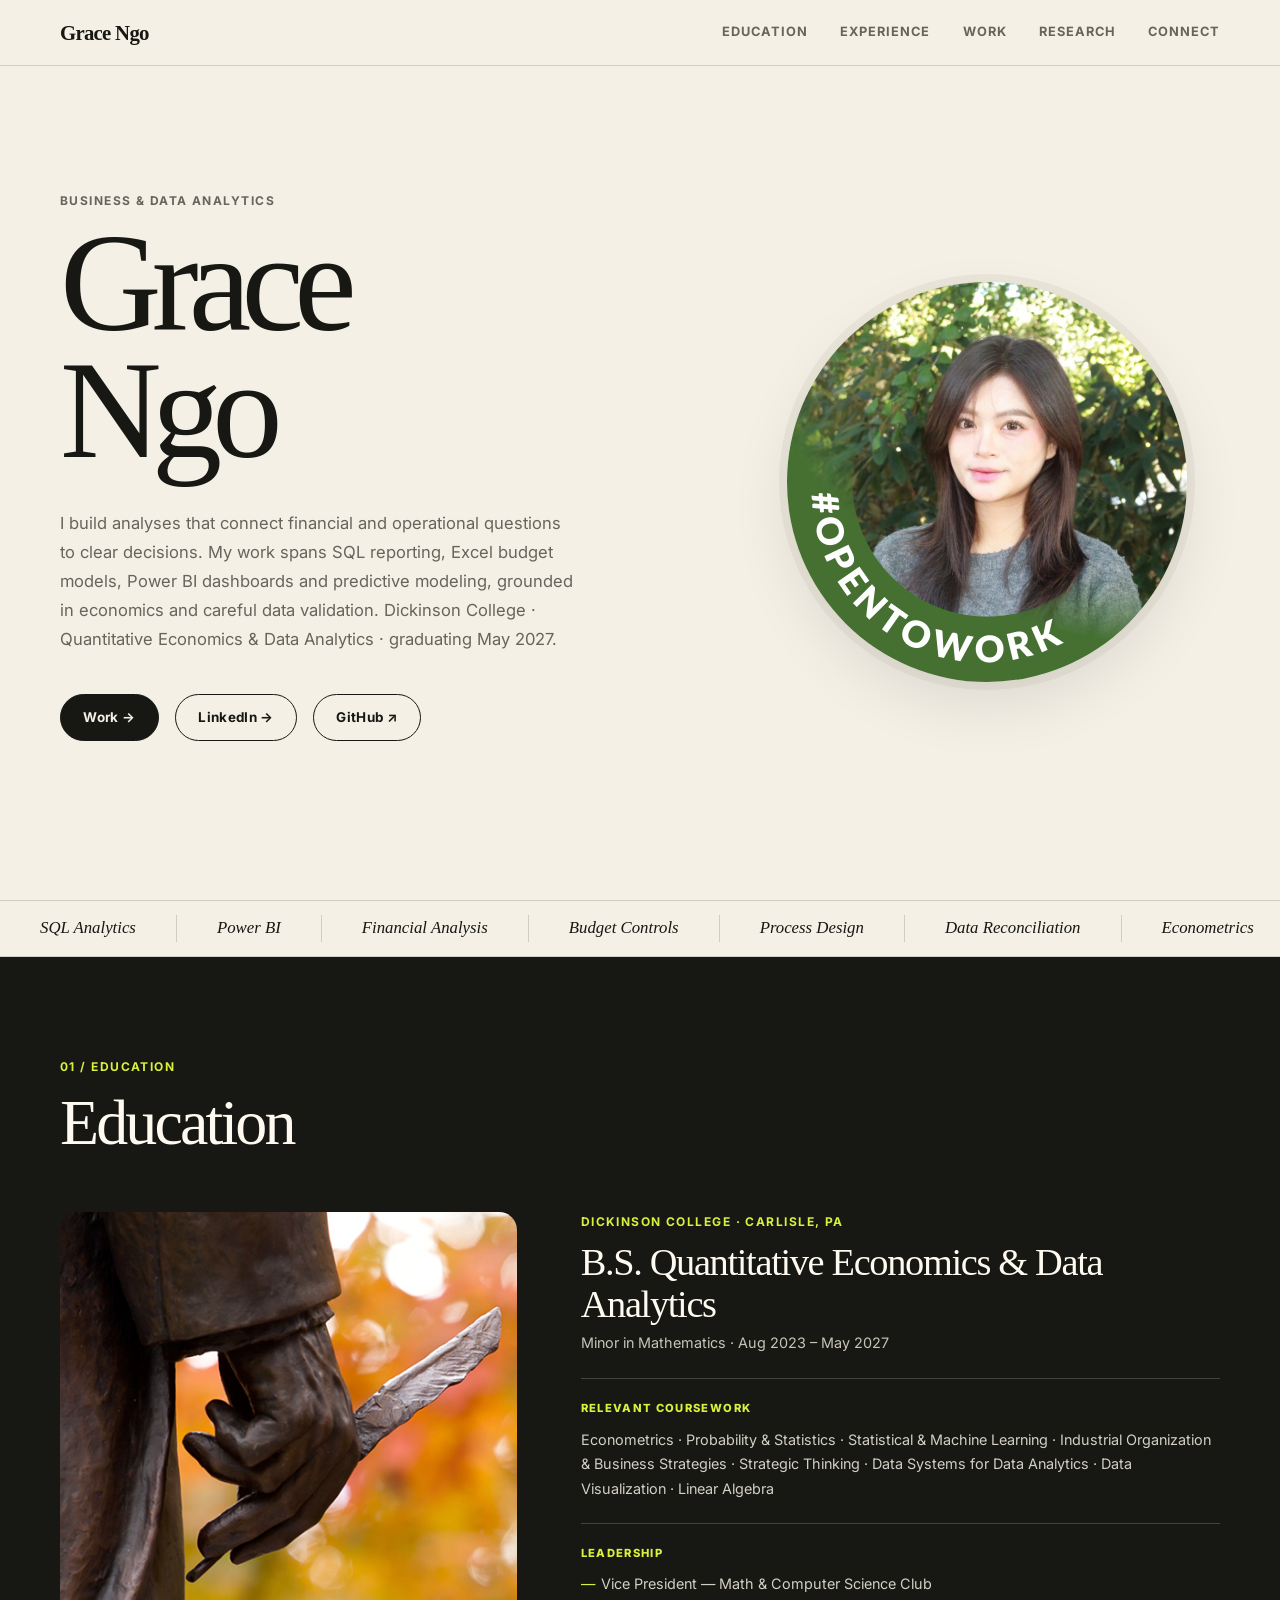
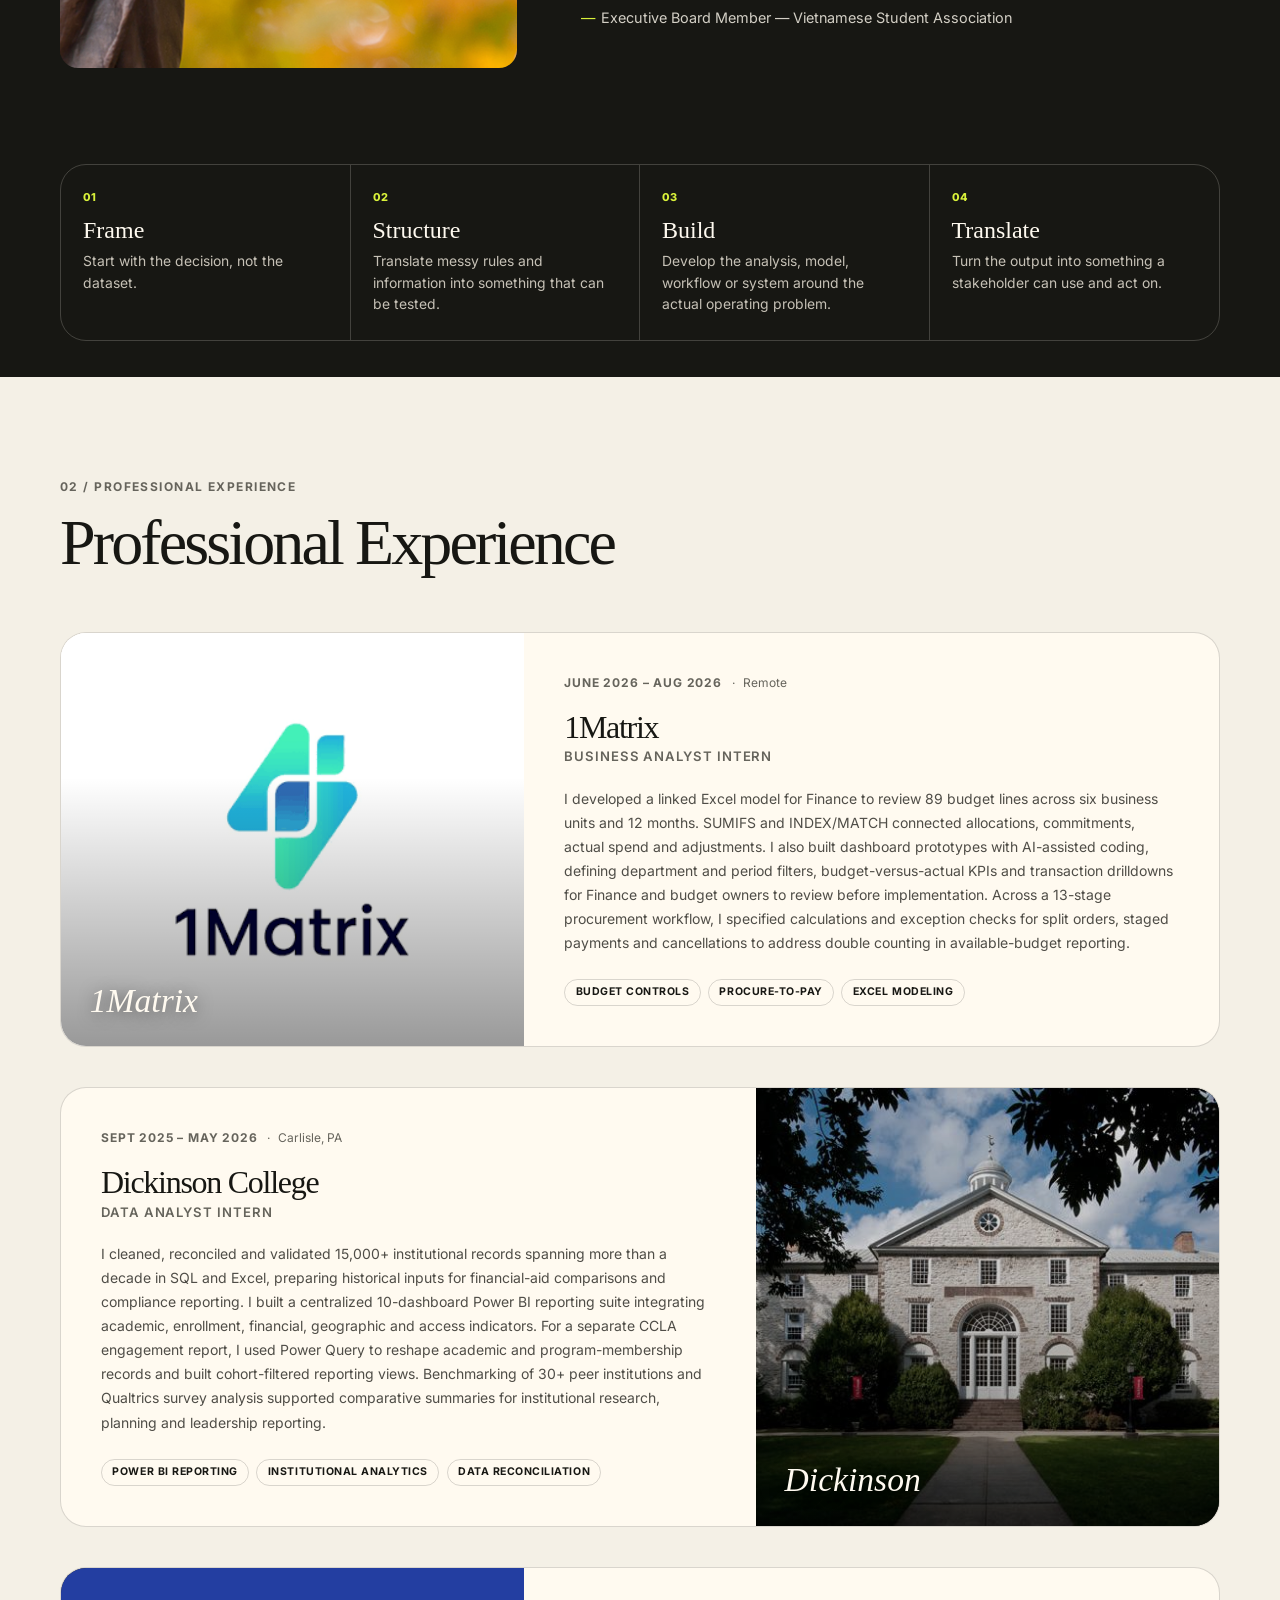
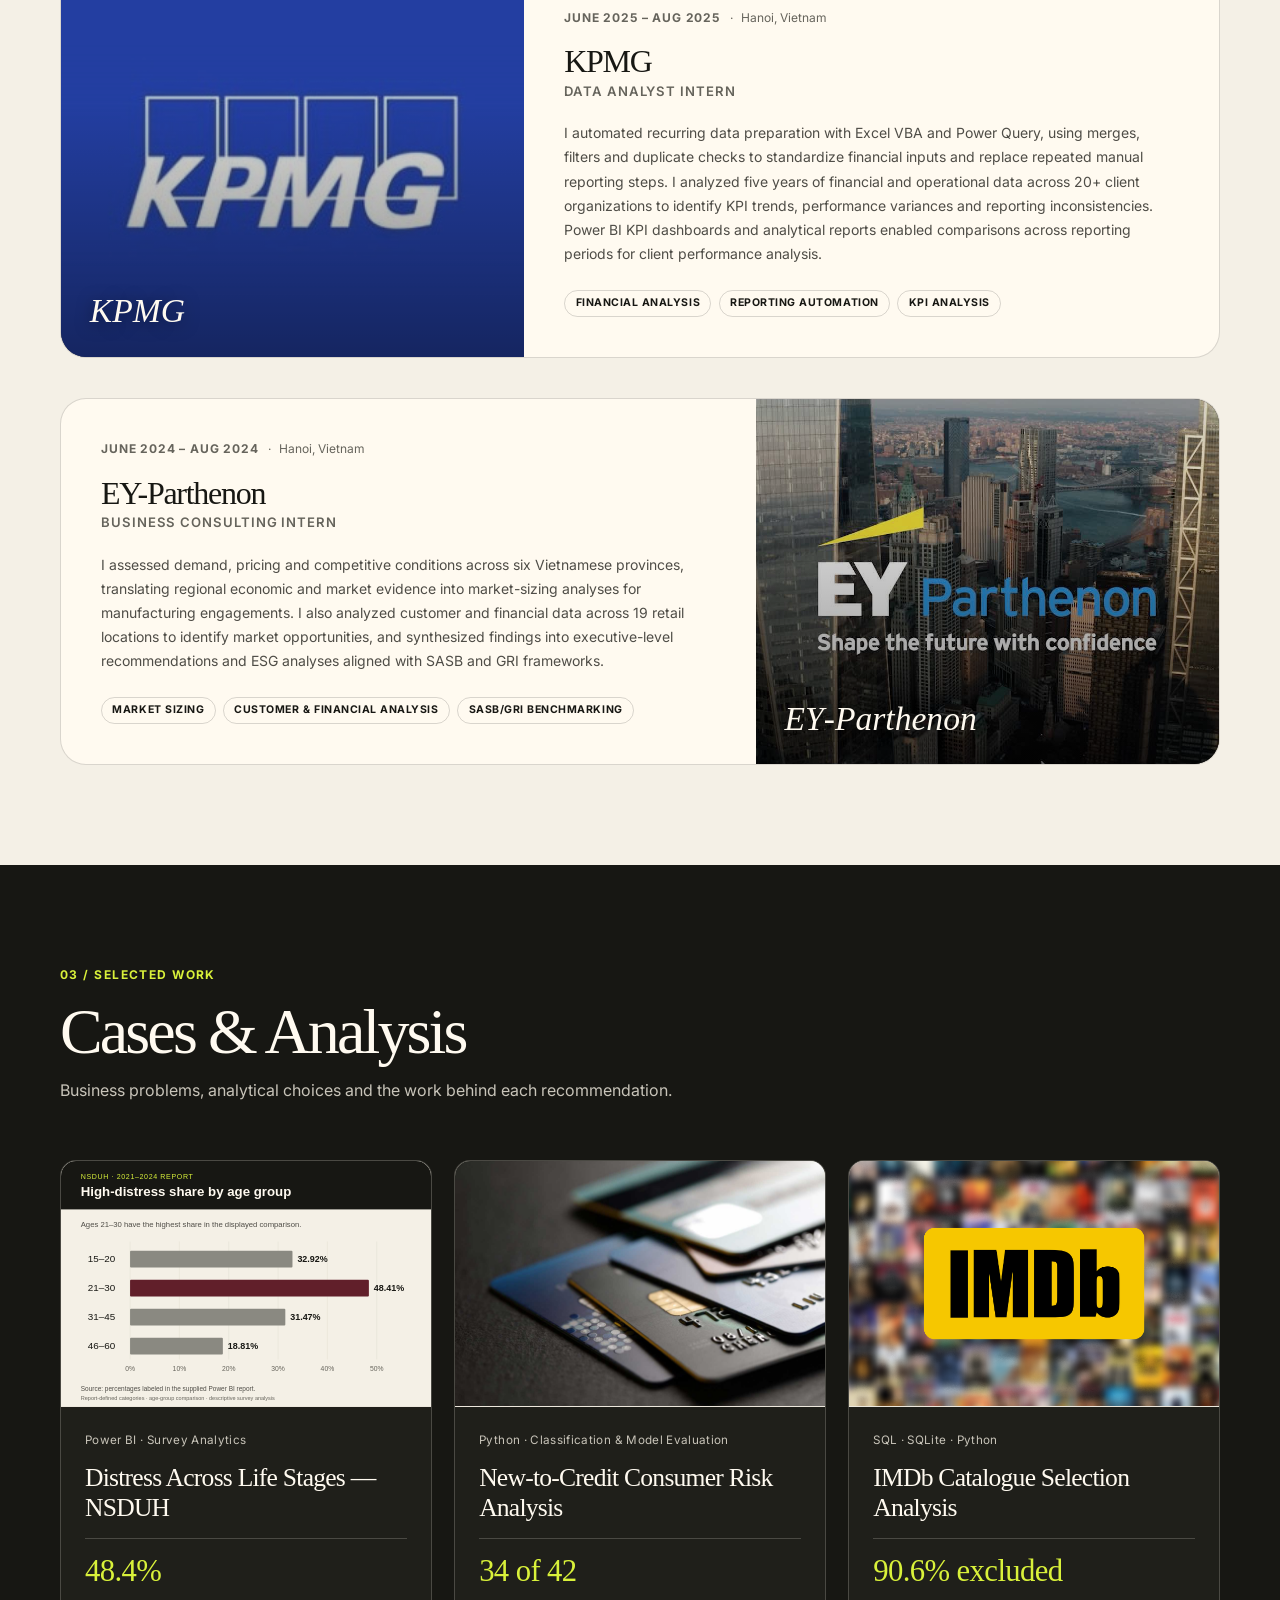
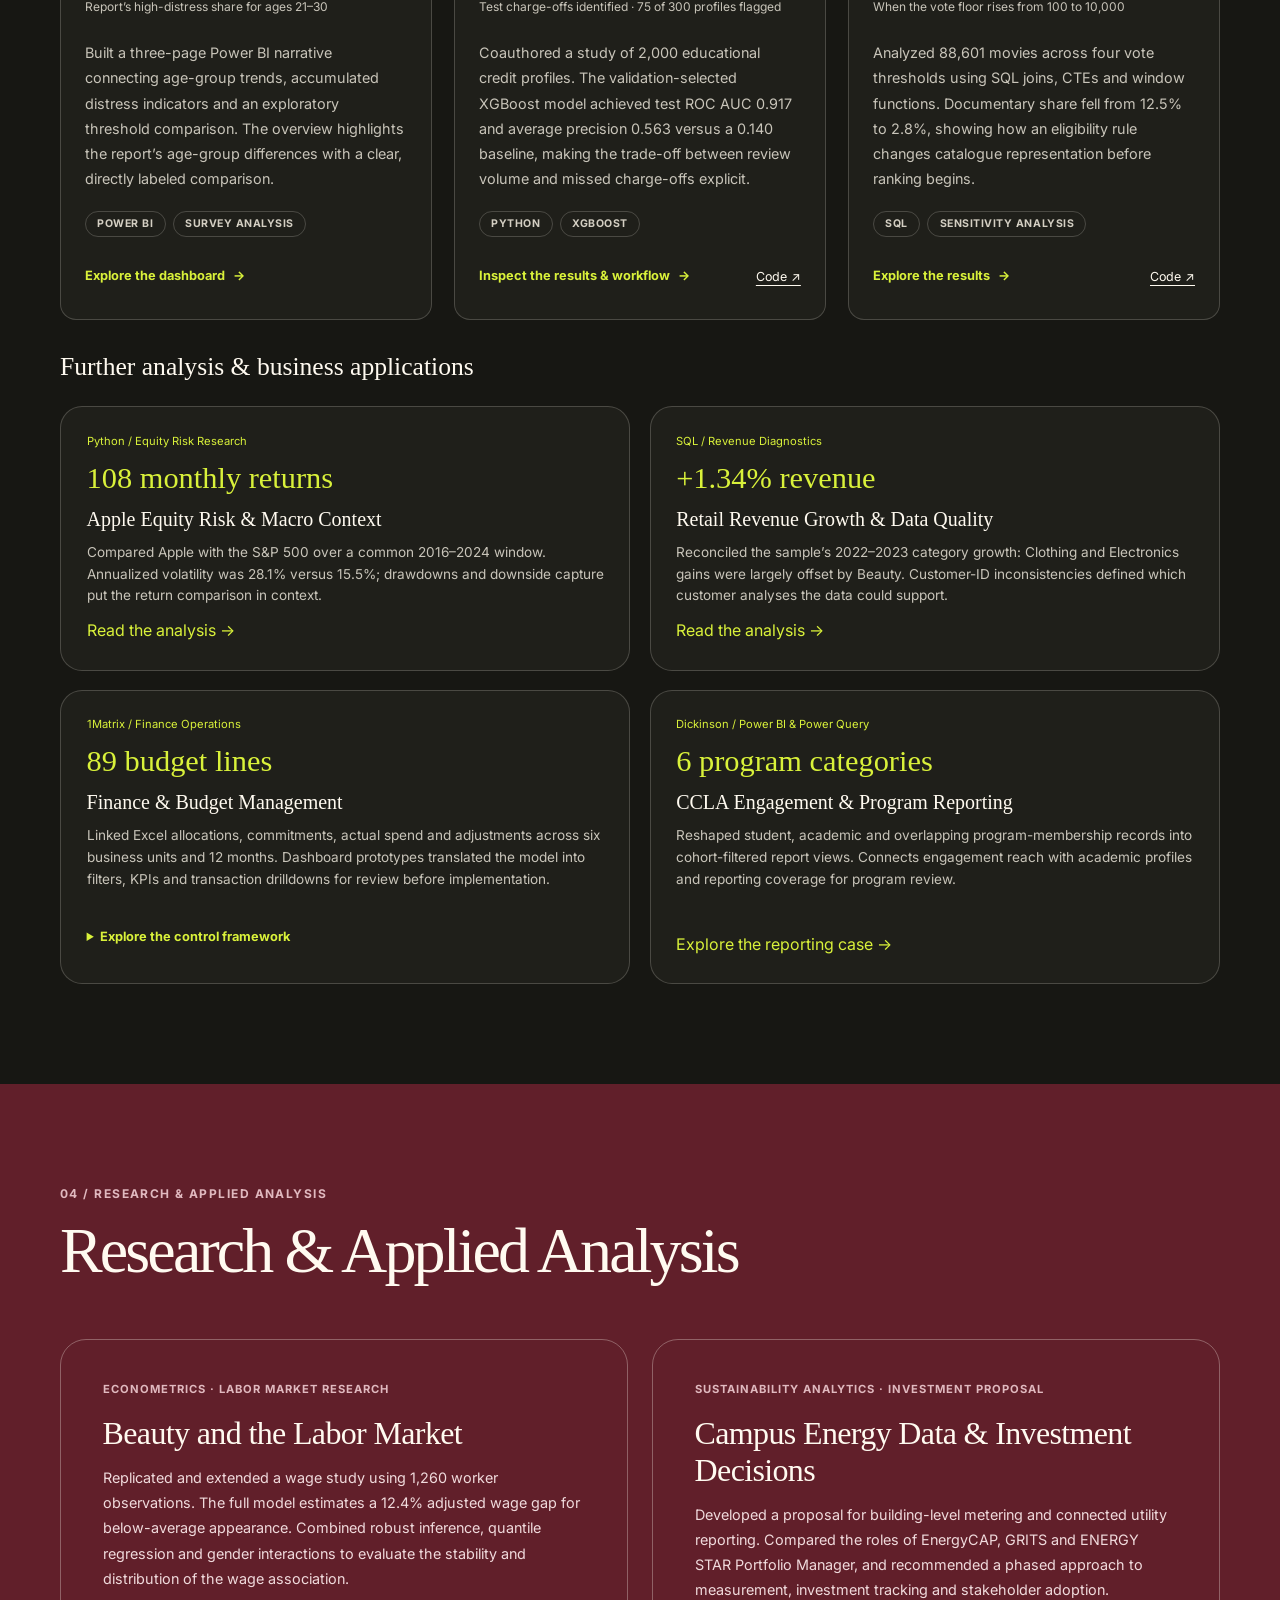
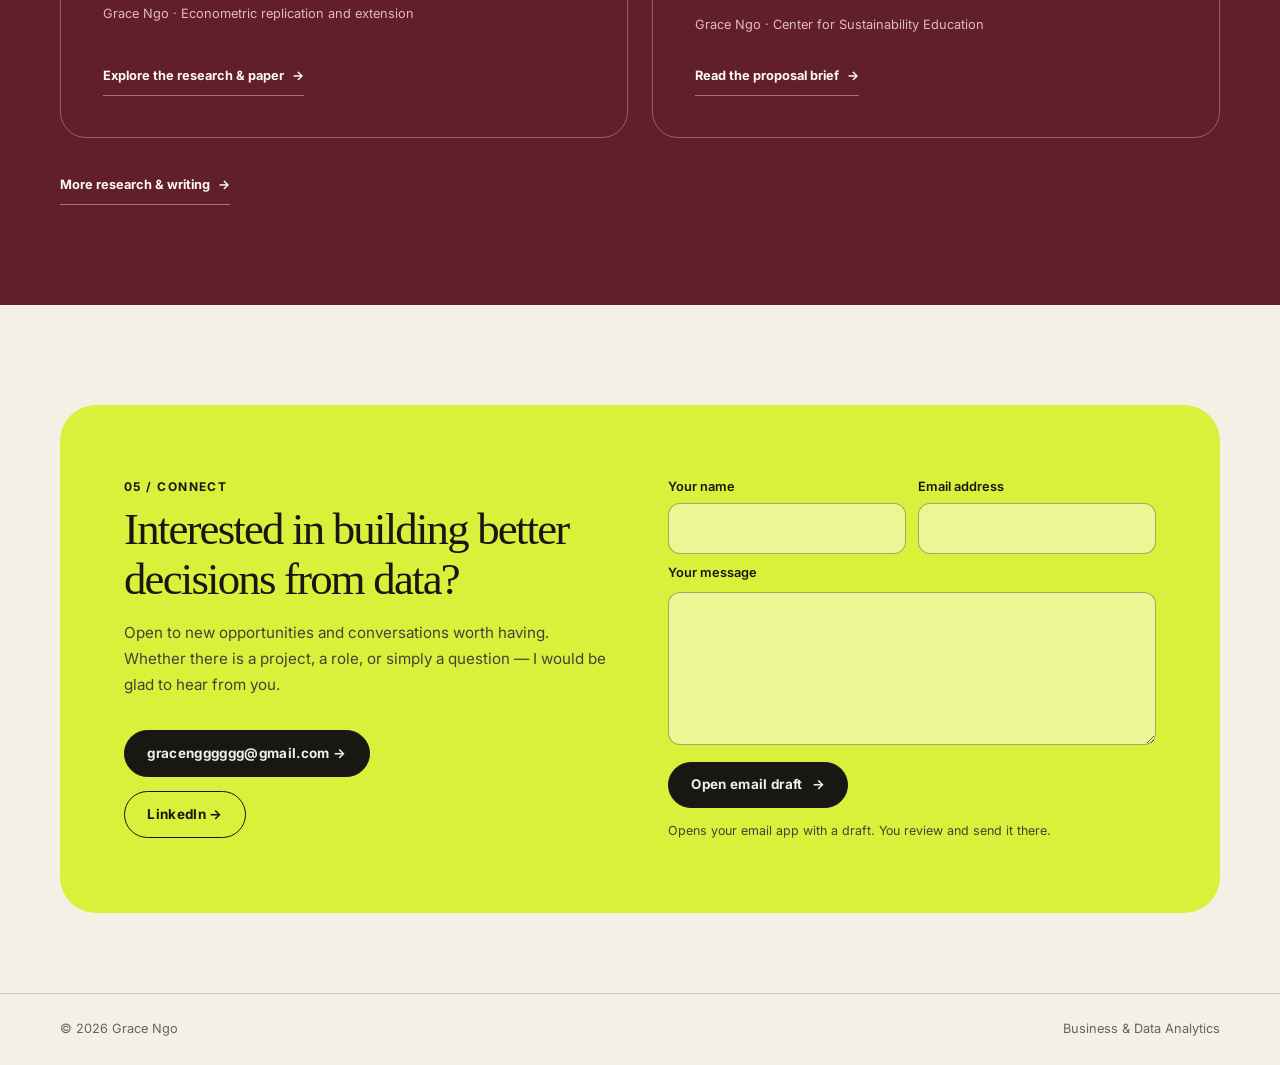
<file: index.html>
<!doctype html>
<html lang="en">
<head>
  <meta charset="UTF-8" />
  <meta name="viewport" content="width=device-width, initial-scale=1.0" />
  <title>Grace Ngo | Business &amp; Data Analytics</title>
  <meta name="description" content="Grace Ngo — business and data analytics through SQL, Python, Power BI and Excel. Explore catalogue selection, credit-risk evaluation, financial reporting and econometric research." />
  <link rel="canonical" href="https://gracengg.github.io/" />
  <link rel="icon" type="image/svg+xml" href="favicon.svg" />
  <meta property="og:type" content="website" />
  <meta property="og:title" content="Grace Ngo | Business &amp; Data Analytics" />
  <meta property="og:description" content="SQL analysis, predictive modeling and business intelligence, with reproducible results and clear decision trade-offs." />
  <meta property="og:url" content="https://gracengg.github.io/" />
  <meta property="og:image" content="https://gracengg.github.io/images/og-preview.jpg" />
  <link rel="stylesheet" href="css/style.css?v=20261109-restore" />
  <link rel="preconnect" href="https://fonts.googleapis.com" />
  <link rel="preconnect" href="https://fonts.gstatic.com" crossorigin />
  <link href="https://fonts.googleapis.com/css2?family=Inter:wght@400;500;600;700;800&display=swap" rel="stylesheet" />
</head>
<body>

  <a class="skip-link" href="#main-content">Skip to content</a>

  <!-- NAV -->
  <nav class="navbar" id="navbar" aria-label="Main navigation">
    <div class="nav-inner">
      <a class="nav-brand" href="#home">Grace Ngo</a>
      <div class="nav-menu" id="nav-menu">
        <a href="#education" class="nav-link">Education</a>
        <a href="#experience" class="nav-link">Experience</a>
        <a href="#projects" class="nav-link">Work</a>
        <a href="#research" class="nav-link">Research</a>
        <a href="#contact" class="nav-link">Connect</a>
      </div>
      <button class="nav-toggle" id="nav-toggle" type="button" aria-label="Open navigation" aria-controls="nav-menu" aria-expanded="false">
        <span class="bar"></span>
        <span class="bar"></span>
        <span class="bar"></span>
      </button>
    </div>
  </nav>

  <main id="main-content">
  <!-- HERO -->
  <section id="home" class="hero">
    <div class="hero-inner">
      <div class="hero-left reveal">
        <p class="eyebrow">Business &amp; Data Analytics</p>
        <h1 class="hero-name">Grace<br>Ngo</h1>
        <p class="hero-desc">I build analyses that connect financial and operational questions to clear decisions. My work spans SQL reporting, Excel budget models, Power BI dashboards and predictive modeling, grounded in economics and careful data validation. Dickinson College &middot; Quantitative Economics &amp; Data Analytics &middot; graduating May 2027.</p>
        <div class="hero-cta">
          <a href="#projects" class="btn btn-dark">Work &rarr;</a>
          <a href="https://www.linkedin.com/in/gracee-ngo/" class="btn btn-outline" target="_blank" rel="noopener">LinkedIn &rarr;</a>
          <a href="https://github.com/gracengg" class="btn btn-outline" target="_blank" rel="noopener noreferrer">GitHub &nearr;</a>
        </div>
      </div>
      <div class="hero-right reveal" style="transition-delay:.18s">
        <div class="profile-ring">
          <img src="images/Profile.jpeg" alt="Grace Ngo" width="800" height="800" data-fallback="images/placeholder.svg" />
        </div>
      </div>
    </div>
  </section>

  <!-- TICKER -->
  <div class="ticker" aria-hidden="true">
    <div class="ticker-track">
      <span>SQL Analytics</span><span>Power BI</span><span>Financial Analysis</span><span>Budget Controls</span><span>Process Design</span><span>Data Reconciliation</span><span>Econometrics</span><span>Predictive Modeling</span>
      <span>SQL Analytics</span><span>Power BI</span><span>Financial Analysis</span><span>Budget Controls</span><span>Process Design</span><span>Data Reconciliation</span><span>Econometrics</span><span>Predictive Modeling</span>
    </div>
  </div>

  <!-- EDUCATION -->
  <section id="education" class="section section-dark">
    <div class="wrap">
      <div class="section-head">
        <span class="section-label acid">01 / Education</span>
        <h2 class="section-title light">Education</h2>
      </div>
      <div class="edu-grid">
        <div class="edu-img-col reveal">
          <img src="images/Dickinson.jpg" alt="Dickinson College campus" class="edu-img" data-fallback="images/placeholder.svg" />
        </div>
        <div class="edu-content reveal" style="transition-delay:.15s">
          <p class="eyebrow acid-text">Dickinson College &middot; Carlisle, PA</p>
          <h3 class="edu-name">B.S. Quantitative Economics &amp; Data Analytics</h3>
          <p class="edu-minor">Minor in Mathematics &middot; Aug 2023 &ndash; May 2027</p>

          <div class="edu-box">
            <p class="box-label">Relevant Coursework</p>
            <p class="box-text">
              Econometrics &middot; Probability &amp; Statistics &middot; Statistical &amp; Machine Learning &middot;
              Industrial Organization &amp; Business Strategies &middot; Strategic Thinking &middot;
              Data Systems for Data Analytics &middot; Data Visualization &middot; Linear Algebra
            </p>
          </div>

          <div class="edu-box">
            <p class="box-label">Leadership</p>
            <ul class="leadership-list">
              <li>Vice President &mdash; Math &amp; Computer Science Club</li>
              <li>Executive Board Member &mdash; Vietnamese Student Association</li>
            </ul>
          </div>
        </div>
      </div>
    </div>
  </section>

  <!-- HOW I WORK -->
  <div class="story-strip">
    <div class="wrap story-grid reveal">
      <div class="story-step">
        <small>01</small>
        <h3>Frame</h3>
        <p>Start with the decision, not the dataset.</p>
      </div>
      <div class="story-step">
        <small>02</small>
        <h3>Structure</h3>
        <p>Translate messy rules and information into something that can be tested.</p>
      </div>
      <div class="story-step">
        <small>03</small>
        <h3>Build</h3>
        <p>Develop the analysis, model, workflow or system around the actual operating problem.</p>
      </div>
      <div class="story-step">
        <small>04</small>
        <h3>Translate</h3>
        <p>Turn the output into something a stakeholder can use and act on.</p>
      </div>
    </div>
  </div>

  <!-- EXPERIENCE -->
  <section id="experience" class="section section-light" aria-labelledby="experience-heading">
    <div class="wrap">
      <div class="section-head">
        <span class="section-label muted">02 / Professional Experience</span>
        <h2 class="section-title dark" id="experience-heading">Professional Experience</h2>
      </div>
      <div class="exp-list">

        <!-- 1Matrix -->
        <article class="exp-item reveal" aria-labelledby="experience-1matrix-company experience-1matrix-role">
          <div class="exp-img-panel logo-panel">
            <img src="images/1matrix.png" alt="" loading="lazy" decoding="async" data-fallback="images/placeholder.svg" />
            <div class="exp-img-overlay" aria-hidden="true"><span class="exp-co-name">1Matrix</span></div>
          </div>
          <div class="exp-content">
            <div class="exp-meta">
              <span class="exp-date"><time datetime="2026-06">June 2026</time> &ndash; <time datetime="2026-08">Aug 2026</time></span>
              <span class="exp-loc">Remote</span>
            </div>
            <h3 class="exp-company" id="experience-1matrix-company">1Matrix</h3>
            <p class="exp-role" id="experience-1matrix-role">Business Analyst Intern</p>
            <p class="exp-para">I developed a linked Excel model for Finance to review 89 budget lines across six business units and 12 months. SUMIFS and INDEX/MATCH connected allocations, commitments, actual spend and adjustments. I also built dashboard prototypes with AI-assisted coding, defining department and period filters, budget-versus-actual KPIs and transaction drilldowns for Finance and budget owners to review before implementation. Across a 13-stage procurement workflow, I specified calculations and exception checks for split orders, staged payments and cancellations to address double counting in available-budget reporting.</p>
            <div class="exp-tags">
              <span class="etag">Budget Controls</span>
              <span class="etag">Procure-to-Pay</span>
              <span class="etag">Excel Modeling</span>
            </div>
          </div>
        </article>

        <!-- Dickinson College -->
        <article class="exp-item reveal" aria-labelledby="experience-dickinson-company experience-dickinson-role">
          <div class="exp-img-panel">
            <img src="images/east-college.jpg" alt="" loading="lazy" decoding="async" data-fallback="images/placeholder.svg" />
            <div class="exp-img-overlay" aria-hidden="true"><span class="exp-co-name">Dickinson</span></div>
          </div>
          <div class="exp-content">
            <div class="exp-meta">
              <span class="exp-date"><time datetime="2025-09">Sept 2025</time> &ndash; <time datetime="2026-05">May 2026</time></span>
              <span class="exp-loc">Carlisle, PA</span>
            </div>
            <h3 class="exp-company" id="experience-dickinson-company">Dickinson College</h3>
            <p class="exp-role" id="experience-dickinson-role">Data Analyst Intern</p>
            <p class="exp-para">I cleaned, reconciled and validated 15,000+ institutional records spanning more than a decade in SQL and Excel, preparing historical inputs for financial-aid comparisons and compliance reporting. I built a centralized 10-dashboard Power BI reporting suite integrating academic, enrollment, financial, geographic and access indicators. For a separate CCLA engagement report, I used Power Query to reshape academic and program-membership records and built cohort-filtered reporting views. Benchmarking of 30+ peer institutions and Qualtrics survey analysis supported comparative summaries for institutional research, planning and leadership reporting.</p>
            <div class="exp-tags">
              <span class="etag">Power BI Reporting</span>
              <span class="etag">Institutional Analytics</span>
              <span class="etag">Data Reconciliation</span>
            </div>
          </div>
        </article>

        <!-- KPMG -->
        <article class="exp-item reveal" aria-labelledby="experience-kpmg-company experience-kpmg-role">
          <div class="exp-img-panel">
            <img src="images/KPMG.jpeg" alt="" loading="lazy" decoding="async" data-fallback="images/placeholder.svg" />
            <div class="exp-img-overlay" aria-hidden="true"><span class="exp-co-name">KPMG</span></div>
          </div>
          <div class="exp-content">
            <div class="exp-meta">
              <span class="exp-date"><time datetime="2025-06">June 2025</time> &ndash; <time datetime="2025-08">Aug 2025</time></span>
              <span class="exp-loc">Hanoi, Vietnam</span>
            </div>
            <h3 class="exp-company" id="experience-kpmg-company">KPMG</h3>
            <p class="exp-role" id="experience-kpmg-role">Data Analyst Intern</p>
            <p class="exp-para">I automated recurring data preparation with Excel VBA and Power Query, using merges, filters and duplicate checks to standardize financial inputs and replace repeated manual reporting steps. I analyzed five years of financial and operational data across 20+ client organizations to identify KPI trends, performance variances and reporting inconsistencies. Power BI KPI dashboards and analytical reports enabled comparisons across reporting periods for client performance analysis.</p>
            <div class="exp-tags">
              <span class="etag">Financial Analysis</span>
              <span class="etag">Reporting Automation</span>
              <span class="etag">KPI Analysis</span>
            </div>
          </div>
        </article>

        <!-- EY-Parthenon -->
        <article class="exp-item reveal" aria-labelledby="experience-ey-company experience-ey-role">
          <div class="exp-img-panel">
            <img src="images/EY-Parthenon.png" alt="" loading="lazy" decoding="async" data-fallback="images/placeholder.svg" />
            <div class="exp-img-overlay" aria-hidden="true"><span class="exp-co-name">EY&#8209;Parthenon</span></div>
          </div>
          <div class="exp-content">
            <div class="exp-meta">
              <span class="exp-date"><time datetime="2024-06">June 2024</time> &ndash; <time datetime="2024-08">Aug 2024</time></span>
              <span class="exp-loc">Hanoi, Vietnam</span>
            </div>
            <h3 class="exp-company" id="experience-ey-company">EY-Parthenon</h3>
            <p class="exp-role" id="experience-ey-role">Business Consulting Intern</p>
            <p class="exp-para">I assessed demand, pricing and competitive conditions across six Vietnamese provinces, translating regional economic and market evidence into market-sizing analyses for manufacturing engagements. I also analyzed customer and financial data across 19 retail locations to identify market opportunities, and synthesized findings into executive-level recommendations and ESG analyses aligned with SASB and GRI frameworks.</p>
            <div class="exp-tags">
              <span class="etag">Market Sizing</span>
              <span class="etag">Customer &amp; Financial Analysis</span>
              <span class="etag">SASB/GRI Benchmarking</span>
            </div>
          </div>
        </article>

      </div>
    </div>
  </section>

  <!-- SELECTED WORK -->
  <section id="projects" class="section section-dark" aria-labelledby="projects-heading">
    <div class="wrap">
      <div class="section-head">
        <span class="section-label acid">03 / Selected Work</span>
        <h2 class="section-title light" id="projects-heading">Cases &amp; Analysis</h2>
        <p class="section-sub-light">Business problems, analytical choices and the work behind each recommendation.</p>
      </div>

      <div class="featured-projects">
        <article class="featured-project reveal" aria-labelledby="nsduh-title">
        <a class="project-preview" href="case-studies/nsduh-dashboard.html" aria-label="Open the three-page NSDUH dashboard case"><img src="images/projects/nsduh-overview.svg?v=20261109-restore" alt="Redrawn comparison of the four high-distress percentages labeled in the NSDUH report." width="1200" height="800" loading="lazy" decoding="async" /></a>
        <div class="proj-main">
          <p class="project-status">Power BI &middot; Survey Analytics</p>
          <h3 class="proj-title" id="nsduh-title">Distress Across Life Stages &mdash; NSDUH</h3>
          <p class="project-metric"><strong>48.4%</strong><span>Report&rsquo;s high-distress share for ages 21&ndash;30</span></p>
          <p class="proj-desc">Built a three-page Power BI narrative connecting age-group trends, accumulated distress indicators and an exploratory threshold comparison. The overview highlights the report&rsquo;s age-group differences with a clear, directly labeled comparison.</p>
          <div class="proj-tags"><span class="ptag">Power BI</span><span class="ptag">Survey Analysis</span></div>
          <a class="proj-link" href="case-studies/nsduh-dashboard.html">Explore the dashboard <span aria-hidden="true">&rarr;</span></a>
        </div>

      </article>
        <article class="featured-project reveal" aria-labelledby="risk-title">
        <a class="project-preview" href="case-studies/new-to-credit.html" aria-label="Open the credit-risk evaluation case"><img src="images/projects/credit-cover.png" alt="Stacked credit cards, illustrating the consumer-credit research topic." width="1500" height="1000" loading="lazy" decoding="async" /></a>
        <div class="proj-main">
          <p class="project-status">Python &middot; Classification &amp; Model Evaluation</p>
          <h3 class="proj-title" id="risk-title">New-to-Credit Consumer Risk Analysis</h3>
          <p class="project-metric"><strong>34 of 42</strong><span>Test charge-offs identified &middot; 75 of 300 profiles flagged</span></p>
          <p class="proj-desc">Coauthored a study of 2,000 educational credit profiles. The validation-selected XGBoost model achieved test ROC AUC 0.917 and average precision 0.563 versus a 0.140 baseline, making the trade-off between review volume and missed charge-offs explicit.</p>
          <div class="proj-tags"><span class="ptag">Python</span><span class="ptag">XGBoost</span></div>
          <div class="project-actions"><a class="proj-link" href="case-studies/new-to-credit.html">Inspect the results &amp; workflow <span aria-hidden="true">&rarr;</span></a><a class="code-link" href="https://github.com/gracengg/New_to_Credit_Consumer_Risk_Analysis" target="_blank" rel="noopener noreferrer">Code &nearr;</a></div>
        </div>

      </article>
        <article class="featured-project reveal" aria-labelledby="imdb-title">
        <a class="project-preview" href="case-studies/imdb-catalogue.html" aria-label="Open the IMDb results and methodology"><img src="images/projects/imdb-cover.png" alt="IMDb title over a blurred film-poster background, illustrating the catalogue-selection research topic." width="728" height="486" loading="lazy" decoding="async" /></a>
        <div class="proj-main">
          <p class="project-status">SQL &middot; SQLite &middot; Python</p>
          <h3 class="proj-title" id="imdb-title">IMDb Catalogue Selection Analysis</h3>
          <p class="project-metric"><strong>90.6% excluded</strong><span>When the vote floor rises from 100 to 10,000</span></p>
          <p class="proj-desc">Analyzed 88,601 movies across four vote thresholds using SQL joins, CTEs and window functions. Documentary share fell from 12.5% to 2.8%, showing how an eligibility rule changes catalogue representation before ranking begins.</p>
          <div class="proj-tags"><span class="ptag">SQL</span><span class="ptag">Sensitivity Analysis</span></div>
          <div class="project-actions"><a class="proj-link" href="case-studies/imdb-catalogue.html">Explore the results <span aria-hidden="true">&rarr;</span></a><a class="code-link" href="https://github.com/gracengg/Relational_Database_Analytics_IMDb" target="_blank" rel="noopener noreferrer">Code &nearr;</a></div>
        </div>

      </article>
      </div>

      <h3 class="supporting-heading">Further analysis &amp; business applications</h3>
      <div class="mini-projects reveal" aria-label="Further analytical work">
        <a href="case-studies/apple-equity-risk.html" class="mini-card"><small>Python / Equity Risk Research</small><span class="mini-metric">108 monthly returns</span><h3>Apple Equity Risk &amp; Macro Context</h3><p>Compared Apple with the S&amp;P 500 over a common 2016&ndash;2024 window. Annualized volatility was 28.1% versus 15.5%; drawdowns and downside capture put the return comparison in context.</p><span class="mini-arrow" aria-hidden="true">Read the analysis &rarr;</span></a>
        <a href="case-studies/retail-revenue.html" class="mini-card"><small>SQL / Revenue Diagnostics</small><span class="mini-metric">+1.34% revenue</span><h3>Retail Revenue Growth &amp; Data Quality</h3><p>Reconciled the sample&rsquo;s 2022&ndash;2023 category growth: Clothing and Electronics gains were largely offset by Beauty. Customer-ID inconsistencies defined which customer analyses the data could support.</p><span class="mini-arrow" aria-hidden="true">Read the analysis &rarr;</span></a>
        <article class="mini-card" aria-labelledby="finance-title"><small>1Matrix / Finance Operations</small><span class="mini-metric">89 budget lines</span><h3 id="finance-title">Finance &amp; Budget Management</h3><p>Linked Excel allocations, commitments, actual spend and adjustments across six business units and 12 months. Dashboard prototypes translated the model into filters, KPIs and transaction drilldowns for review before implementation.</p><details class="case-disclosure"><summary>Explore the control framework</summary><div class="detail-grid"><div class="detail-box"><h4>Keep financial states distinct</h4><p>Separate outstanding commitments from actual spend as purchase requests move through orders and payments.</p></div><div class="detail-box"><h4>Specify exceptions</h4><p>Account for split orders, staged payments and cancellations across a 13-stage procurement workflow.</p></div><div class="detail-box"><h4>Connect model and reporting</h4><p>Use SUMIFS and INDEX/MATCH in the Excel model; define budget-versus-actual KPIs, period filters and drilldowns in dashboard prototypes.</p></div></div></details></article>
        <a href="case-studies/institutional-analytics.html" class="mini-card"><small>Dickinson / Power BI &amp; Power Query</small><span class="mini-metric">6 program categories</span><h3 id="institutional-title">CCLA Engagement &amp; Program Reporting</h3><p>Reshaped student, academic and overlapping program-membership records into cohort-filtered report views. Connects engagement reach with academic profiles and reporting coverage for program review.</p><span class="mini-arrow" aria-hidden="true">Explore the reporting case &rarr;</span></a>
      </div>
    </div>
  </section>

  <!-- RESEARCH -->
  <section id="research" class="section section-wine" aria-labelledby="research-heading">
    <div class="wrap">
      <div class="section-head"><span class="section-label light-muted">04 / Research &amp; Applied Analysis</span><h2 class="section-title light" id="research-heading">Research &amp; Applied Analysis</h2></div>
      <div class="research-grid">
        <article class="research-card reveal"><div><p class="research-type">Econometrics &middot; Labor Market Research</p><h3 class="research-title">Beauty and the Labor Market</h3><p class="research-desc">Replicated and extended a wage study using 1,260 worker observations. The full model estimates a 12.4% adjusted wage gap for below-average appearance. Combined robust inference, quantile regression and gender interactions to evaluate the stability and distribution of the wage association.</p><p class="research-author">Grace Ngo &middot; Econometric replication and extension</p></div><a href="case-studies/beauty-labor-market.html" class="research-link">Explore the research &amp; paper <span aria-hidden="true">&rarr;</span></a></article>
        <article class="research-card reveal"><div><p class="research-type">Sustainability Analytics &middot; Investment Proposal</p><h3 class="research-title">Campus Energy Data &amp; Investment Decisions</h3><p class="research-desc">Developed a proposal for building-level metering and connected utility reporting. Compared the roles of EnergyCAP, GRITS and ENERGY STAR Portfolio Manager, and recommended a phased approach to measurement, investment tracking and stakeholder adoption.</p><p class="research-author">Grace Ngo &middot; Center for Sustainability Education</p></div><a href="case-studies/campus-energy.html" class="research-link">Read the proposal brief <span aria-hidden="true">&rarr;</span></a></article>
      </div>
      <a class="research-link more-research" href="case-studies/more-research.html">More research &amp; writing <span aria-hidden="true">&rarr;</span></a>
    </div>
  </section>

  <!-- CONNECT -->
  <section id="contact" class="section contact-section">
    <div class="wrap">
      <div class="contact-box reveal">
        <div class="contact-left">
          <p class="eyebrow ink">05 / Connect</p>
          <h2 class="contact-title">Interested in building better decisions from data?</h2>
          <p class="contact-sub">Open to new opportunities and conversations worth having. Whether there is a project, a role, or simply a question &mdash; I would be glad to hear from you.</p>
          <div class="contact-links">
            <a href="mailto:gracengggggg@gmail.com" class="btn btn-dark">gracengggggg@gmail.com &rarr;</a>
            <a href="https://www.linkedin.com/in/gracee-ngo/" class="btn btn-outline" target="_blank" rel="noopener">LinkedIn &rarr;</a>
          </div>
        </div>
        <div class="contact-right">
          <form class="contact-form" id="contact-form" action="mailto:gracengggggg@gmail.com" method="get">
            <div class="cf-row">
              <div class="field"><label for="cf-name">Your name</label><input type="text" id="cf-name" name="name" autocomplete="name" required maxlength="120" /></div>
              <div class="field"><label for="cf-email">Email address</label><input type="email" id="cf-email" name="email" autocomplete="email" required maxlength="254" /></div>
            </div>
            <label for="cf-msg">Your message</label><textarea id="cf-msg" name="body" rows="5" required maxlength="5000" aria-describedby="contact-note"></textarea>
            <button type="submit" class="btn btn-dark">Open email draft <span aria-hidden="true">&rarr;</span></button><p id="contact-note" class="form-note">Opens your email app with a draft. You review and send it there.</p>
          </form>
        </div>
      </div>
    </div>
  </section>

  </main>

  <footer class="site-footer">
    <div class="wrap footer-inner">
      <span>&copy; 2026 Grace Ngo</span>
      <span>Business &amp; Data Analytics</span>
    </div>
  </footer>

  <script src="js/script.js" defer></script>
</body>
</html>
</file>
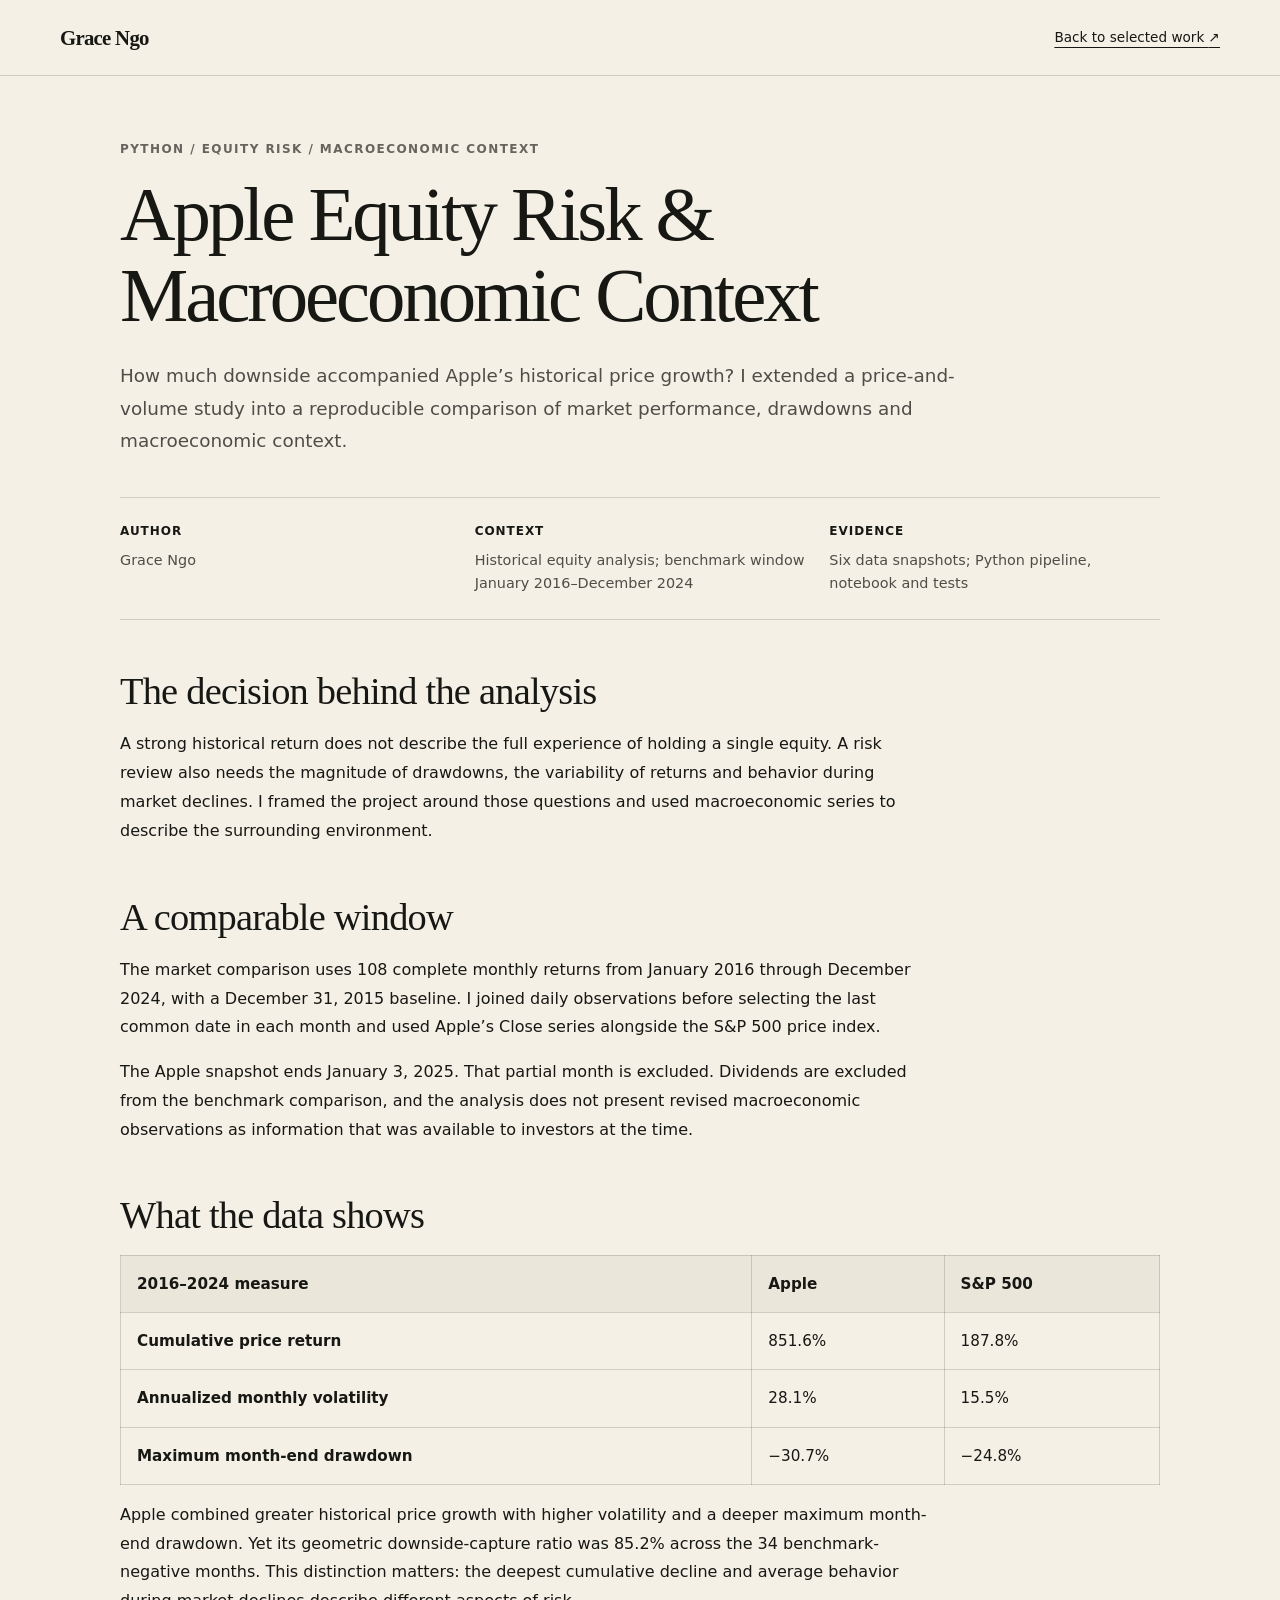
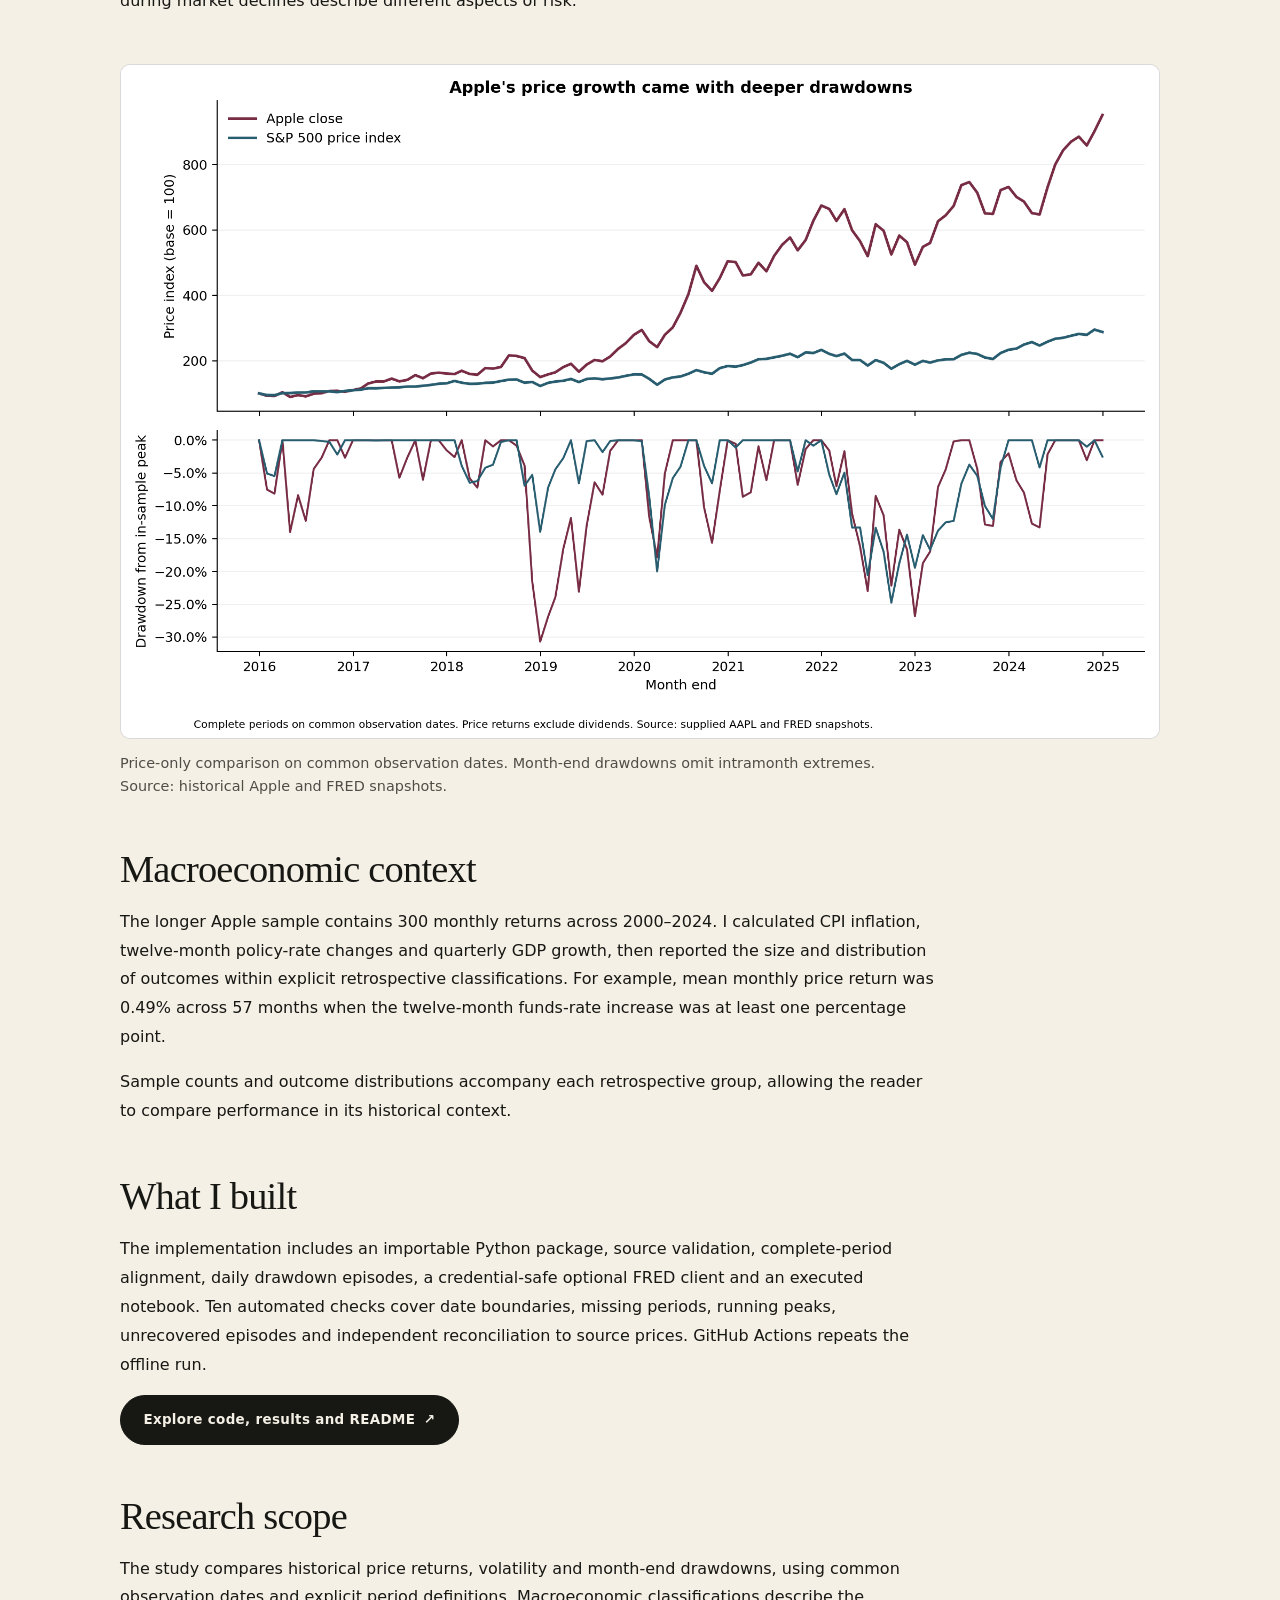
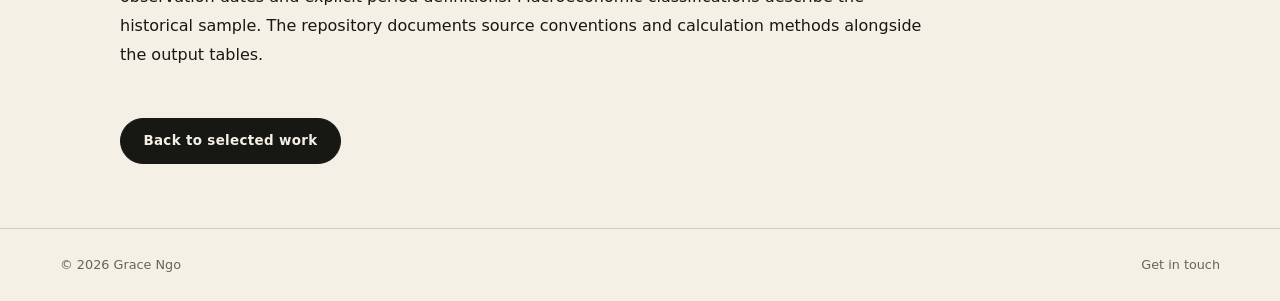
<file: case-studies/apple-equity-risk.html>
<!doctype html>
<html lang="en">
<head>
  <meta charset="utf-8" />
  <meta name="viewport" content="width=device-width, initial-scale=1" />
  <title>Apple Equity Risk &amp; Macroeconomic Context | Grace Ngo</title>
  <meta name="description" content="A reproducible equity-risk analysis of complete monthly returns, market drawdowns and retrospective macroeconomic context." />
  <link rel="canonical" href="https://gracengg.github.io/case-studies/apple-equity-risk.html" />
  <link rel="icon" href="../favicon.svg" type="image/svg+xml" />
  <link rel="stylesheet" href="../css/style.css?v=20261109-restore" />
  <link rel="stylesheet" href="../css/case-study.css?v=20261109-restore" />
</head>
<body class="case-page">
  <a class="skip-link" href="#main-content">Skip to content</a>
  <header class="case-header"><div class="wrap"><a class="nav-brand" href="../index.html">Grace Ngo</a><a class="back-link" href="../index.html#projects">Back to selected work <span aria-hidden="true">&nearr;</span></a></div></header>
  <main id="main-content" class="wrap case-main">
    <header class="case-intro"><p class="eyebrow">Python / Equity Risk / Macroeconomic Context</p><h1>Apple Equity Risk &amp; Macroeconomic Context</h1><p class="case-lede">How much downside accompanied Apple’s historical price growth? I extended a price-and-volume study into a reproducible comparison of market performance, drawdowns and macroeconomic context.</p></header>
    <dl class="case-facts"><div><dt>Author</dt><dd>Grace Ngo</dd></div><div><dt>Context</dt><dd>Historical equity analysis; benchmark window January 2016–December 2024</dd></div><div><dt>Evidence</dt><dd>Six data snapshots; Python pipeline, notebook and tests</dd></div></dl>
    <section class="case-section"><h2>The decision behind the analysis</h2><p>A strong historical return does not describe the full experience of holding a single equity. A risk review also needs the magnitude of drawdowns, the variability of returns and behavior during market declines. I framed the project around those questions and used macroeconomic series to describe the surrounding environment.</p></section>
    <section class="case-section"><h2>A comparable window</h2><p>The market comparison uses 108 complete monthly returns from January 2016 through December 2024, with a December 31, 2015 baseline. I joined daily observations before selecting the last common date in each month and used Apple’s Close series alongside the S&amp;P 500 price index.</p><p>The Apple snapshot ends January 3, 2025. That partial month is excluded. Dividends are excluded from the benchmark comparison, and the analysis does not present revised macroeconomic observations as information that was available to investors at the time.</p></section>
    <section class="case-section"><h2>What the data shows</h2><div class="table-scroll" role="region" tabindex="0" aria-label="Historical price risk comparison"><table><thead><tr><th scope="col">2016–2024 measure</th><th scope="col">Apple</th><th scope="col">S&amp;P 500</th></tr></thead><tbody><tr><th scope="row">Cumulative price return</th><td>851.6%</td><td>187.8%</td></tr><tr><th scope="row">Annualized monthly volatility</th><td>28.1%</td><td>15.5%</td></tr><tr><th scope="row">Maximum month-end drawdown</th><td>−30.7%</td><td>−24.8%</td></tr></tbody></table></div><p>Apple combined greater historical price growth with higher volatility and a deeper maximum month-end drawdown. Yet its geometric downside-capture ratio was 85.2% across the 34 benchmark-negative months. This distinction matters: the deepest cumulative decline and average behavior during market declines describe different aspects of risk.</p></section>
    <figure class="dashboard-figure"><img src="../images/projects/apple-benchmark-drawdown.png" alt="Apple and S&amp;P 500 price indices from a December 2015 baseline through December 2024, with their month-end drawdowns below." width="1944" height="1260" loading="lazy" decoding="async" /><figcaption>Price-only comparison on common observation dates. Month-end drawdowns omit intramonth extremes. Source: historical Apple and FRED snapshots.</figcaption></figure>
    <section class="case-section"><h2>Macroeconomic context</h2><p>The longer Apple sample contains 300 monthly returns across 2000–2024. I calculated CPI inflation, twelve-month policy-rate changes and quarterly GDP growth, then reported the size and distribution of outcomes within explicit retrospective classifications. For example, mean monthly price return was 0.49% across 57 months when the twelve-month funds-rate increase was at least one percentage point.</p><p>Sample counts and outcome distributions accompany each retrospective group, allowing the reader to compare performance in its historical context.</p></section>
    <section class="case-section"><h2>What I built</h2><p>The implementation includes an importable Python package, source validation, complete-period alignment, daily drawdown episodes, a credential-safe optional FRED client and an executed notebook. Ten automated checks cover date boundaries, missing periods, running peaks, unrecovered episodes and independent reconciliation to source prices. GitHub Actions repeats the offline run.</p><p><a class="btn btn-dark" href="https://github.com/gracengg/API-Based_Stock_Market_Analysis" target="_blank" rel="noopener noreferrer">Explore code, results and README <span aria-hidden="true">&nearr;</span></a></p></section>
    <section class="case-section"><h2>Research scope</h2><p>The study compares historical price returns, volatility and month-end drawdowns, using common observation dates and explicit period definitions. Macroeconomic classifications describe the historical sample. The repository documents source conventions and calculation methods alongside the output tables.</p></section>
    <a class="btn btn-dark" href="../index.html#projects">Back to selected work</a>
  </main>
  <footer class="site-footer"><div class="wrap footer-inner"><span>&copy; 2026 Grace Ngo</span><a href="mailto:gracengggggg@gmail.com">Get in touch</a></div></footer>
  <script src="../js/script.js" defer></script>
</body>
</html>
</file>
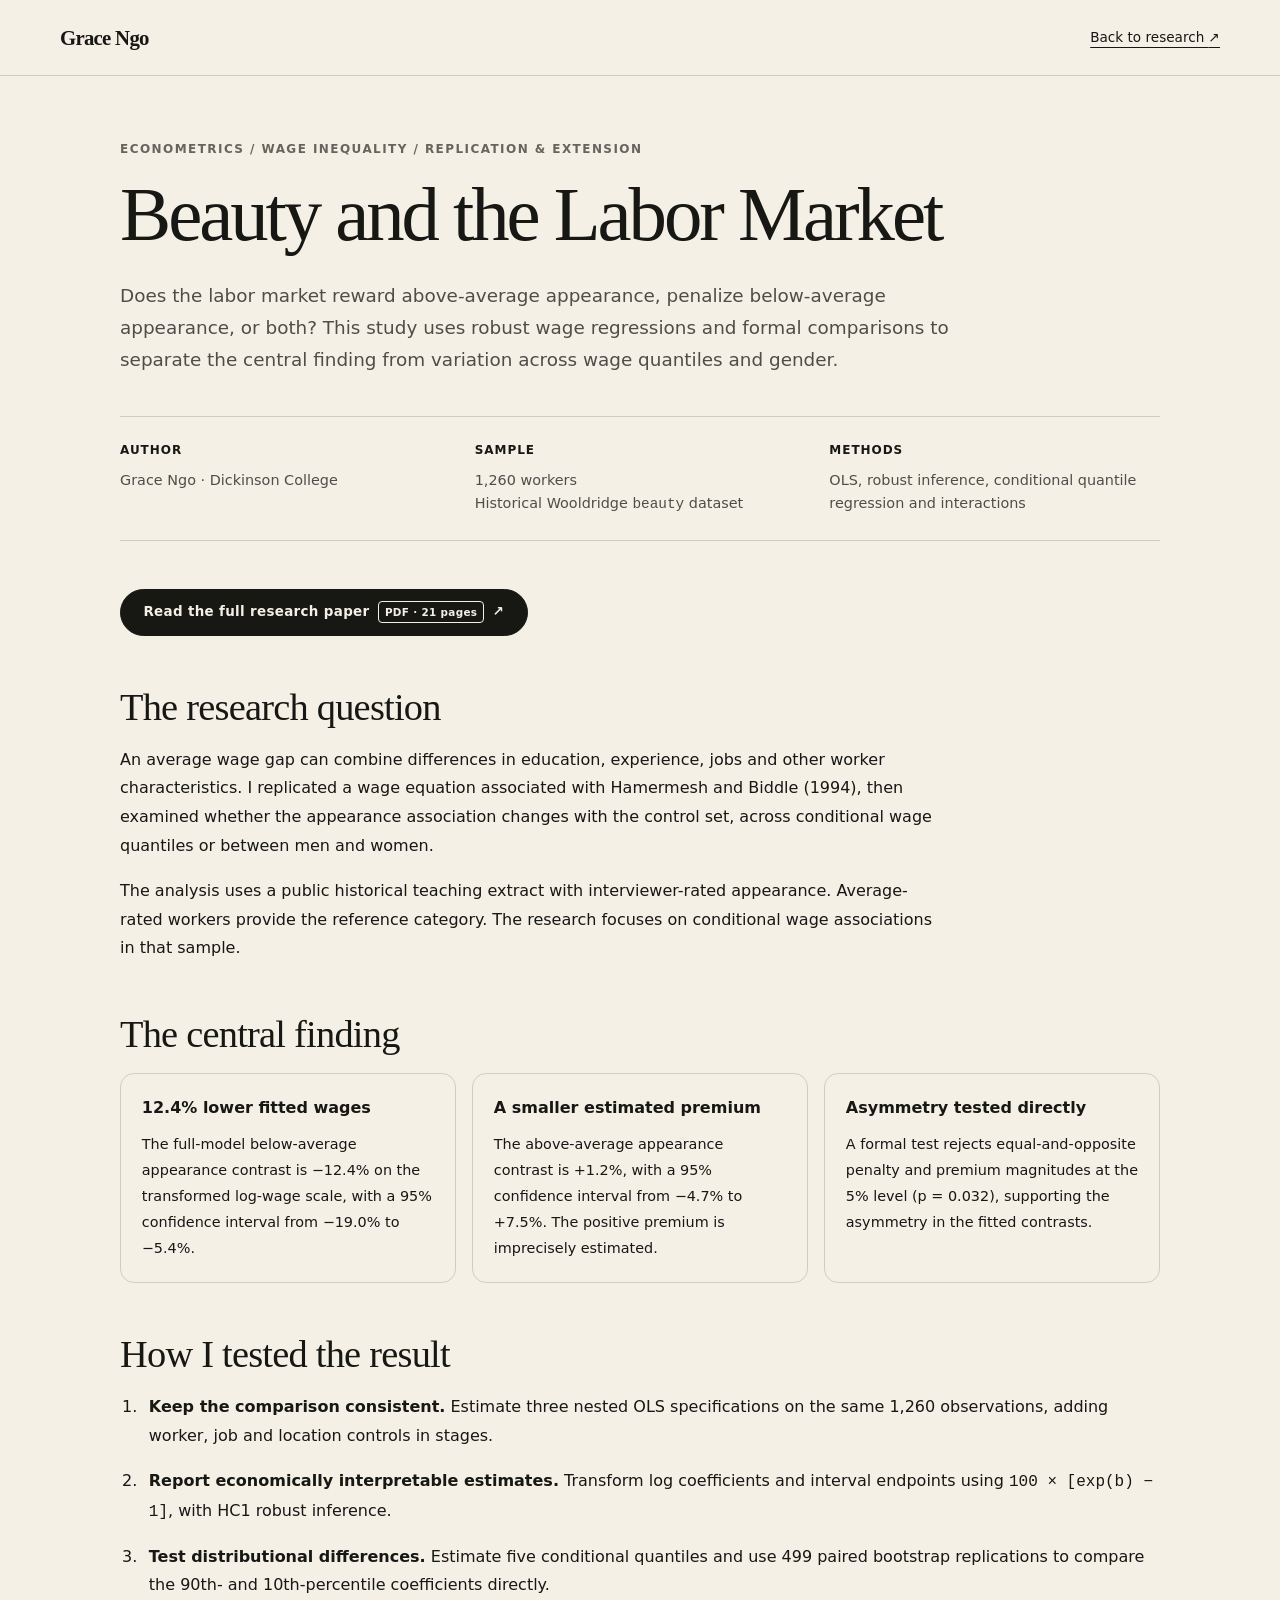
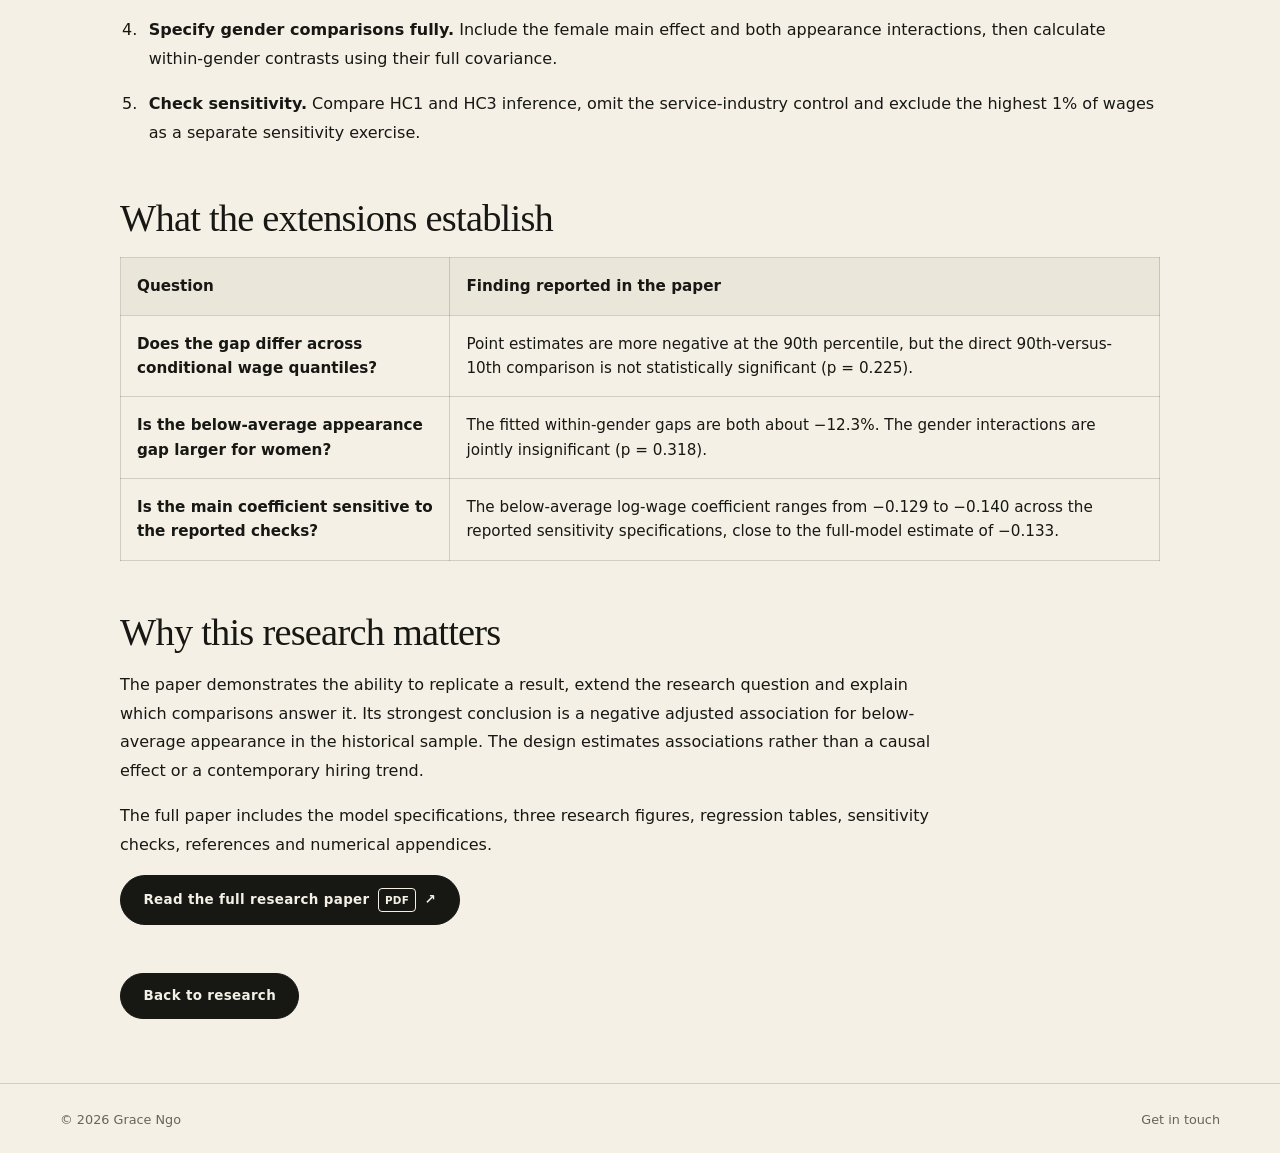
<file: case-studies/beauty-labor-market.html>
<!doctype html>
<html lang="en">
<head>
  <meta charset="utf-8" />
  <meta name="viewport" content="width=device-width, initial-scale=1" />
  <title>Beauty and the Labor Market | Grace Ngo</title>
  <meta name="description" content="An econometric replication using 1,260 worker observations, robust wage regressions, bootstrap quantile comparisons and gender interactions." />
  <link rel="canonical" href="https://gracengg.github.io/case-studies/beauty-labor-market.html" />
  <link rel="icon" href="../favicon.svg" type="image/svg+xml" />
  <link rel="stylesheet" href="../css/style.css?v=20261109-restore" />
  <link rel="stylesheet" href="../css/case-study.css?v=20261109-restore" />
</head>
<body class="case-page">
  <a class="skip-link" href="#main-content">Skip to content</a>
  <header class="case-header"><div class="wrap"><a class="nav-brand" href="../index.html">Grace Ngo</a><a class="back-link" href="../index.html#research">Back to research <span aria-hidden="true">&nearr;</span></a></div></header>
  <main id="main-content" class="wrap case-main">
    <header class="case-intro"><p class="eyebrow">Econometrics / Wage Inequality / Replication &amp; Extension</p><h1>Beauty and the Labor Market</h1><p class="case-lede">Does the labor market reward above-average appearance, penalize below-average appearance, or both? This study uses robust wage regressions and formal comparisons to separate the central finding from variation across wage quantiles and gender.</p></header>
    <dl class="case-facts"><div><dt>Author</dt><dd>Grace Ngo &middot; Dickinson College</dd></div><div><dt>Sample</dt><dd>1,260 workers<br>Historical Wooldridge <code>beauty</code> dataset</dd></div><div><dt>Methods</dt><dd>OLS, robust inference, conditional quantile regression and interactions</dd></div></dl>
    <p class="case-actions"><a class="btn btn-dark" href="../publications/beauty-labor-market.pdf">Read the full research paper <span class="file-type">PDF &middot; 21 pages</span> <span aria-hidden="true">&nearr;</span></a></p>
    <section class="case-section"><h2>The research question</h2><p>An average wage gap can combine differences in education, experience, jobs and other worker characteristics. I replicated a wage equation associated with Hamermesh and Biddle (1994), then examined whether the appearance association changes with the control set, across conditional wage quantiles or between men and women.</p><p>The analysis uses a public historical teaching extract with interviewer-rated appearance. Average-rated workers provide the reference category. The research focuses on conditional wage associations in that sample.</p></section>
    <section class="case-section"><h2>The central finding</h2><div class="brief-grid"><article><h3>12.4% lower fitted wages</h3><p>The full-model below-average appearance contrast is &minus;12.4% on the transformed log-wage scale, with a 95% confidence interval from &minus;19.0% to &minus;5.4%.</p></article><article><h3>A smaller estimated premium</h3><p>The above-average appearance contrast is +1.2%, with a 95% confidence interval from &minus;4.7% to +7.5%. The positive premium is imprecisely estimated.</p></article><article><h3>Asymmetry tested directly</h3><p>A formal test rejects equal-and-opposite penalty and premium magnitudes at the 5% level (p = 0.032), supporting the asymmetry in the fitted contrasts.</p></article></div></section>
    <section class="case-section"><h2>How I tested the result</h2><ol class="proposal-steps"><li><strong>Keep the comparison consistent.</strong> Estimate three nested OLS specifications on the same 1,260 observations, adding worker, job and location controls in stages.</li><li><strong>Report economically interpretable estimates.</strong> Transform log coefficients and interval endpoints using <code>100 &times; [exp(b) &minus; 1]</code>, with HC1 robust inference.</li><li><strong>Test distributional differences.</strong> Estimate five conditional quantiles and use 499 paired bootstrap replications to compare the 90th- and 10th-percentile coefficients directly.</li><li><strong>Specify gender comparisons fully.</strong> Include the female main effect and both appearance interactions, then calculate within-gender contrasts using their full covariance.</li><li><strong>Check sensitivity.</strong> Compare HC1 and HC3 inference, omit the service-industry control and exclude the highest 1% of wages as a separate sensitivity exercise.</li></ol></section>
    <section class="case-section"><h2>What the extensions establish</h2><div class="table-scroll" role="region" tabindex="0" aria-label="Summary of econometric extensions"><table><thead><tr><th scope="col">Question</th><th scope="col">Finding reported in the paper</th></tr></thead><tbody><tr><th scope="row">Does the gap differ across conditional wage quantiles?</th><td>Point estimates are more negative at the 90th percentile, but the direct 90th-versus-10th comparison is not statistically significant (p = 0.225).</td></tr><tr><th scope="row">Is the below-average appearance gap larger for women?</th><td>The fitted within-gender gaps are both about &minus;12.3%. The gender interactions are jointly insignificant (p = 0.318).</td></tr><tr><th scope="row">Is the main coefficient sensitive to the reported checks?</th><td>The below-average log-wage coefficient ranges from &minus;0.129 to &minus;0.140 across the reported sensitivity specifications, close to the full-model estimate of &minus;0.133.</td></tr></tbody></table></div></section>
    <section class="case-section"><h2>Why this research matters</h2><p>The paper demonstrates the ability to replicate a result, extend the research question and explain which comparisons answer it. Its strongest conclusion is a negative adjusted association for below-average appearance in the historical sample. The design estimates associations rather than a causal effect or a contemporary hiring trend.</p><p>The full paper includes the model specifications, three research figures, regression tables, sensitivity checks, references and numerical appendices.</p><p><a class="btn btn-dark" href="../publications/beauty-labor-market.pdf">Read the full research paper <span class="file-type">PDF</span> <span aria-hidden="true">&nearr;</span></a></p></section>
    <a class="btn btn-dark" href="../index.html#research">Back to research</a>
  </main>
  <footer class="site-footer"><div class="wrap footer-inner"><span>&copy; 2026 Grace Ngo</span><a href="mailto:gracengggggg@gmail.com">Get in touch</a></div></footer>
  <script src="../js/script.js" defer></script>
</body>
</html>
</file>
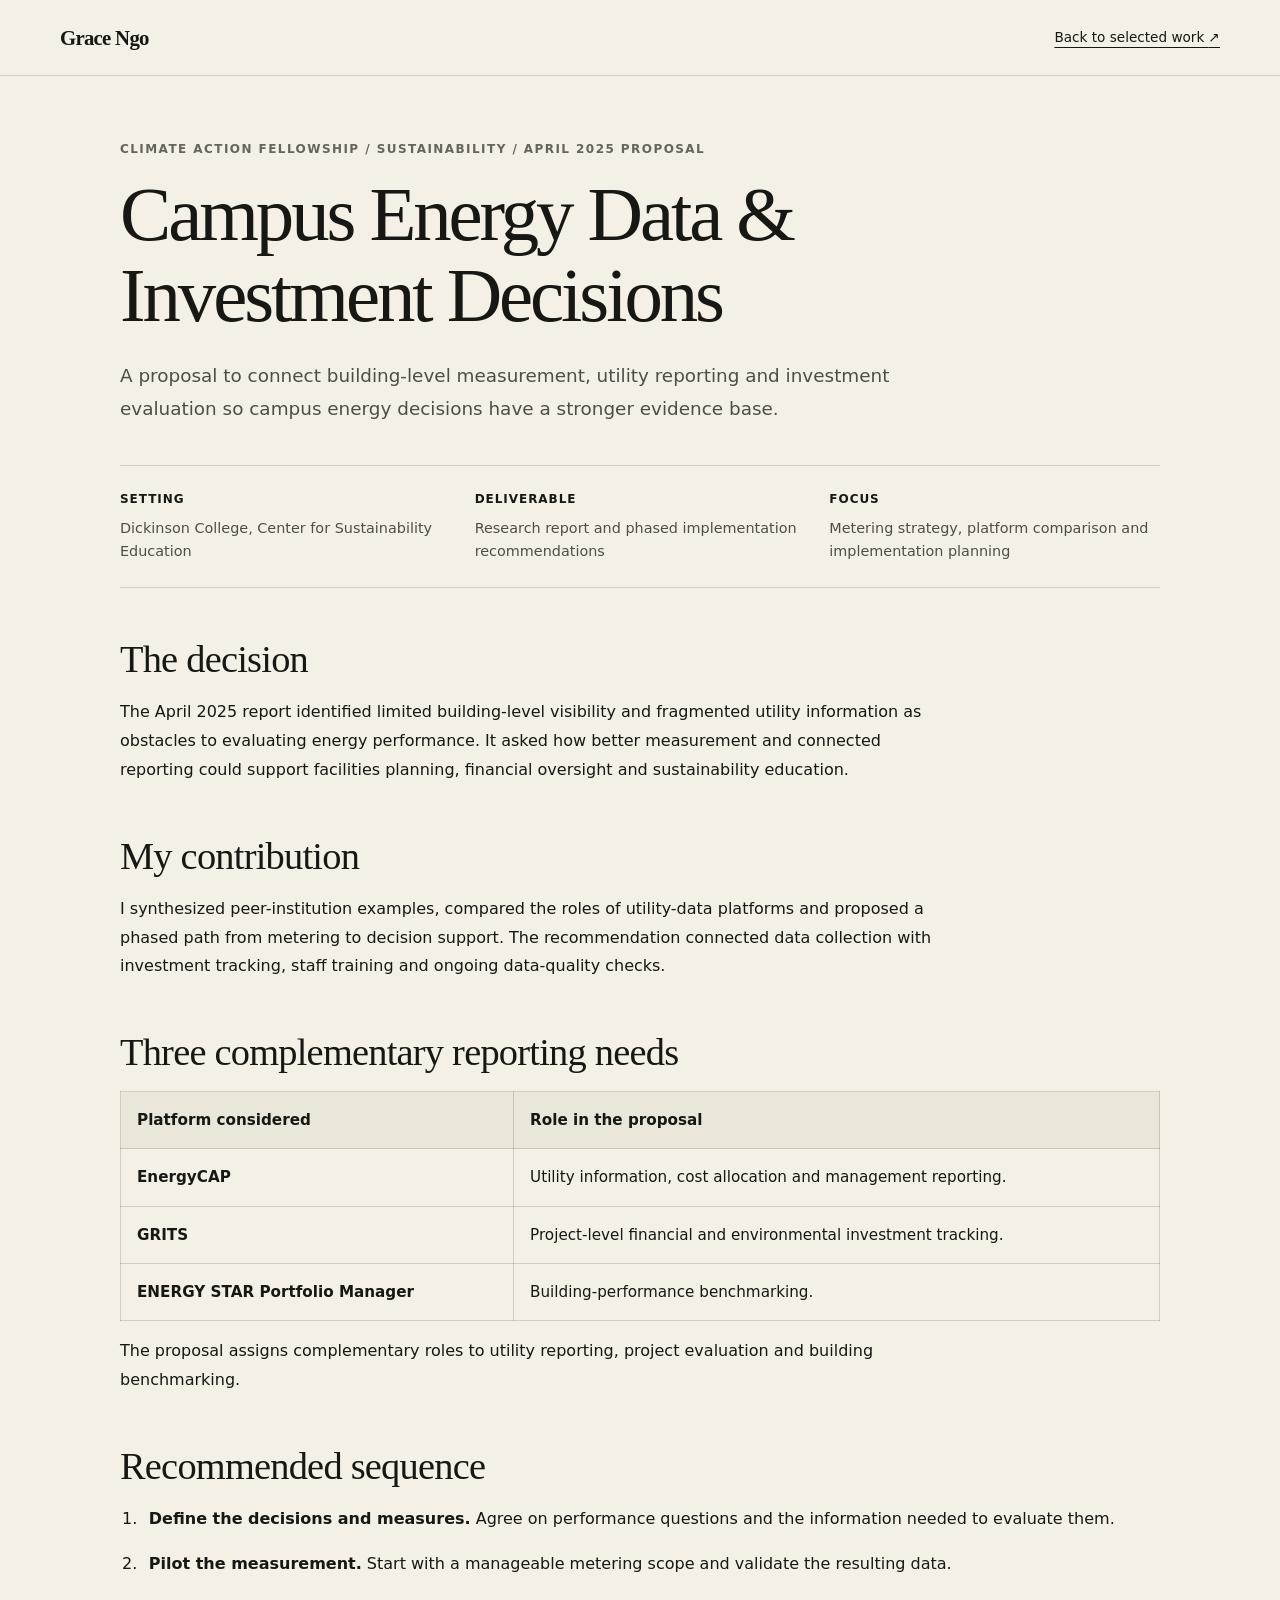
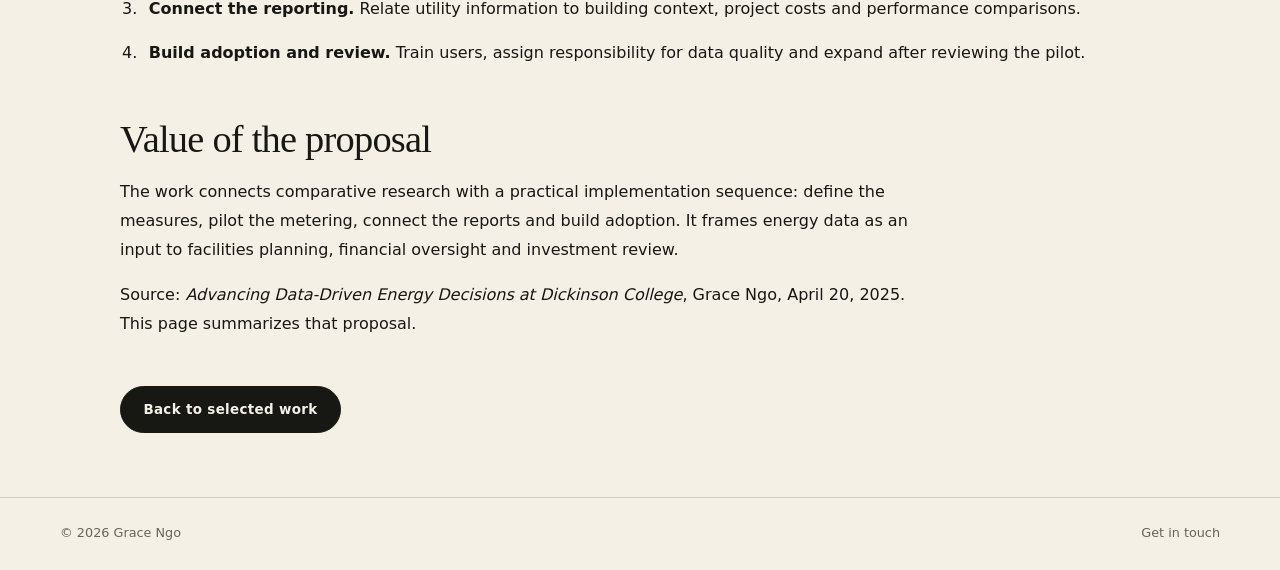
<file: case-studies/campus-energy.html>
<!doctype html>
<html lang="en">
<head>
  <meta charset="utf-8" />
  <meta name="viewport" content="width=device-width, initial-scale=1" />
  <title>Campus Energy Data &amp; Investment Decisions | Grace Ngo</title>
  <meta name="description" content="An executive brief based on Grace Ngo’s April 2025 Climate Action Fellow proposal." />
  <link rel="canonical" href="https://gracengg.github.io/case-studies/campus-energy.html" />
  <link rel="icon" href="../favicon.svg" type="image/svg+xml" />
  <link rel="stylesheet" href="../css/style.css?v=20261109-restore" />
  <link rel="stylesheet" href="../css/case-study.css?v=20261109-restore" />
</head>
<body class="case-page">
  <a class="skip-link" href="#main-content">Skip to content</a>
  <header class="case-header"><div class="wrap"><a class="nav-brand" href="../index.html">Grace Ngo</a><a class="back-link" href="../index.html#projects">Back to selected work <span aria-hidden="true">&nearr;</span></a></div></header>
  <main id="main-content" class="wrap case-main">
    <header class="case-intro"><p class="eyebrow">Climate Action Fellowship / Sustainability / April 2025 Proposal</p><h1>Campus Energy Data &amp; Investment Decisions</h1><p class="case-lede">A proposal to connect building-level measurement, utility reporting and investment evaluation so campus energy decisions have a stronger evidence base.</p></header>
    
    <dl class="case-facts"><div><dt>Setting</dt><dd>Dickinson College, Center for Sustainability Education</dd></div><div><dt>Deliverable</dt><dd>Research report and phased implementation recommendations</dd></div><div><dt>Focus</dt><dd>Metering strategy, platform comparison and implementation planning</dd></div></dl>
    <section class="case-section"><h2>The decision</h2><p>The April 2025 report identified limited building-level visibility and fragmented utility information as obstacles to evaluating energy performance. It asked how better measurement and connected reporting could support facilities planning, financial oversight and sustainability education.</p></section>
    <section class="case-section"><h2>My contribution</h2><p>I synthesized peer-institution examples, compared the roles of utility-data platforms and proposed a phased path from metering to decision support. The recommendation connected data collection with investment tracking, staff training and ongoing data-quality checks.</p></section>
    <section class="case-section"><h2>Three complementary reporting needs</h2><div class="table-scroll" tabindex="0" role="region" aria-label="Proposed platform roles"><table><thead><tr><th scope="col">Platform considered</th><th scope="col">Role in the proposal</th></tr></thead><tbody><tr><th scope="row">EnergyCAP</th><td>Utility information, cost allocation and management reporting.</td></tr><tr><th scope="row">GRITS</th><td>Project-level financial and environmental investment tracking.</td></tr><tr><th scope="row">ENERGY STAR Portfolio Manager</th><td>Building-performance benchmarking.</td></tr></tbody></table></div><p>The proposal assigns complementary roles to utility reporting, project evaluation and building benchmarking.</p></section>
    <section class="case-section"><h2>Recommended sequence</h2><ol class="proposal-steps"><li><strong>Define the decisions and measures.</strong> Agree on performance questions and the information needed to evaluate them.</li><li><strong>Pilot the measurement.</strong> Start with a manageable metering scope and validate the resulting data.</li><li><strong>Connect the reporting.</strong> Relate utility information to building context, project costs and performance comparisons.</li><li><strong>Build adoption and review.</strong> Train users, assign responsibility for data quality and expand after reviewing the pilot.</li></ol></section>
    <section class="case-section"><h2>Value of the proposal</h2><p>The work connects comparative research with a practical implementation sequence: define the measures, pilot the metering, connect the reports and build adoption. It frames energy data as an input to facilities planning, financial oversight and investment review.</p><p>Source: <cite>Advancing Data-Driven Energy Decisions at Dickinson College</cite>, Grace Ngo, April 20, 2025. This page summarizes that proposal.</p></section>

    <a class="btn btn-dark" href="../index.html#projects">Back to selected work</a>
  </main>
  <footer class="site-footer"><div class="wrap footer-inner"><span>&copy; 2026 Grace Ngo</span><a href="mailto:gracengggggg@gmail.com">Get in touch</a></div></footer>
  <script src="../js/script.js" defer></script>
</body>
</html>
</file>
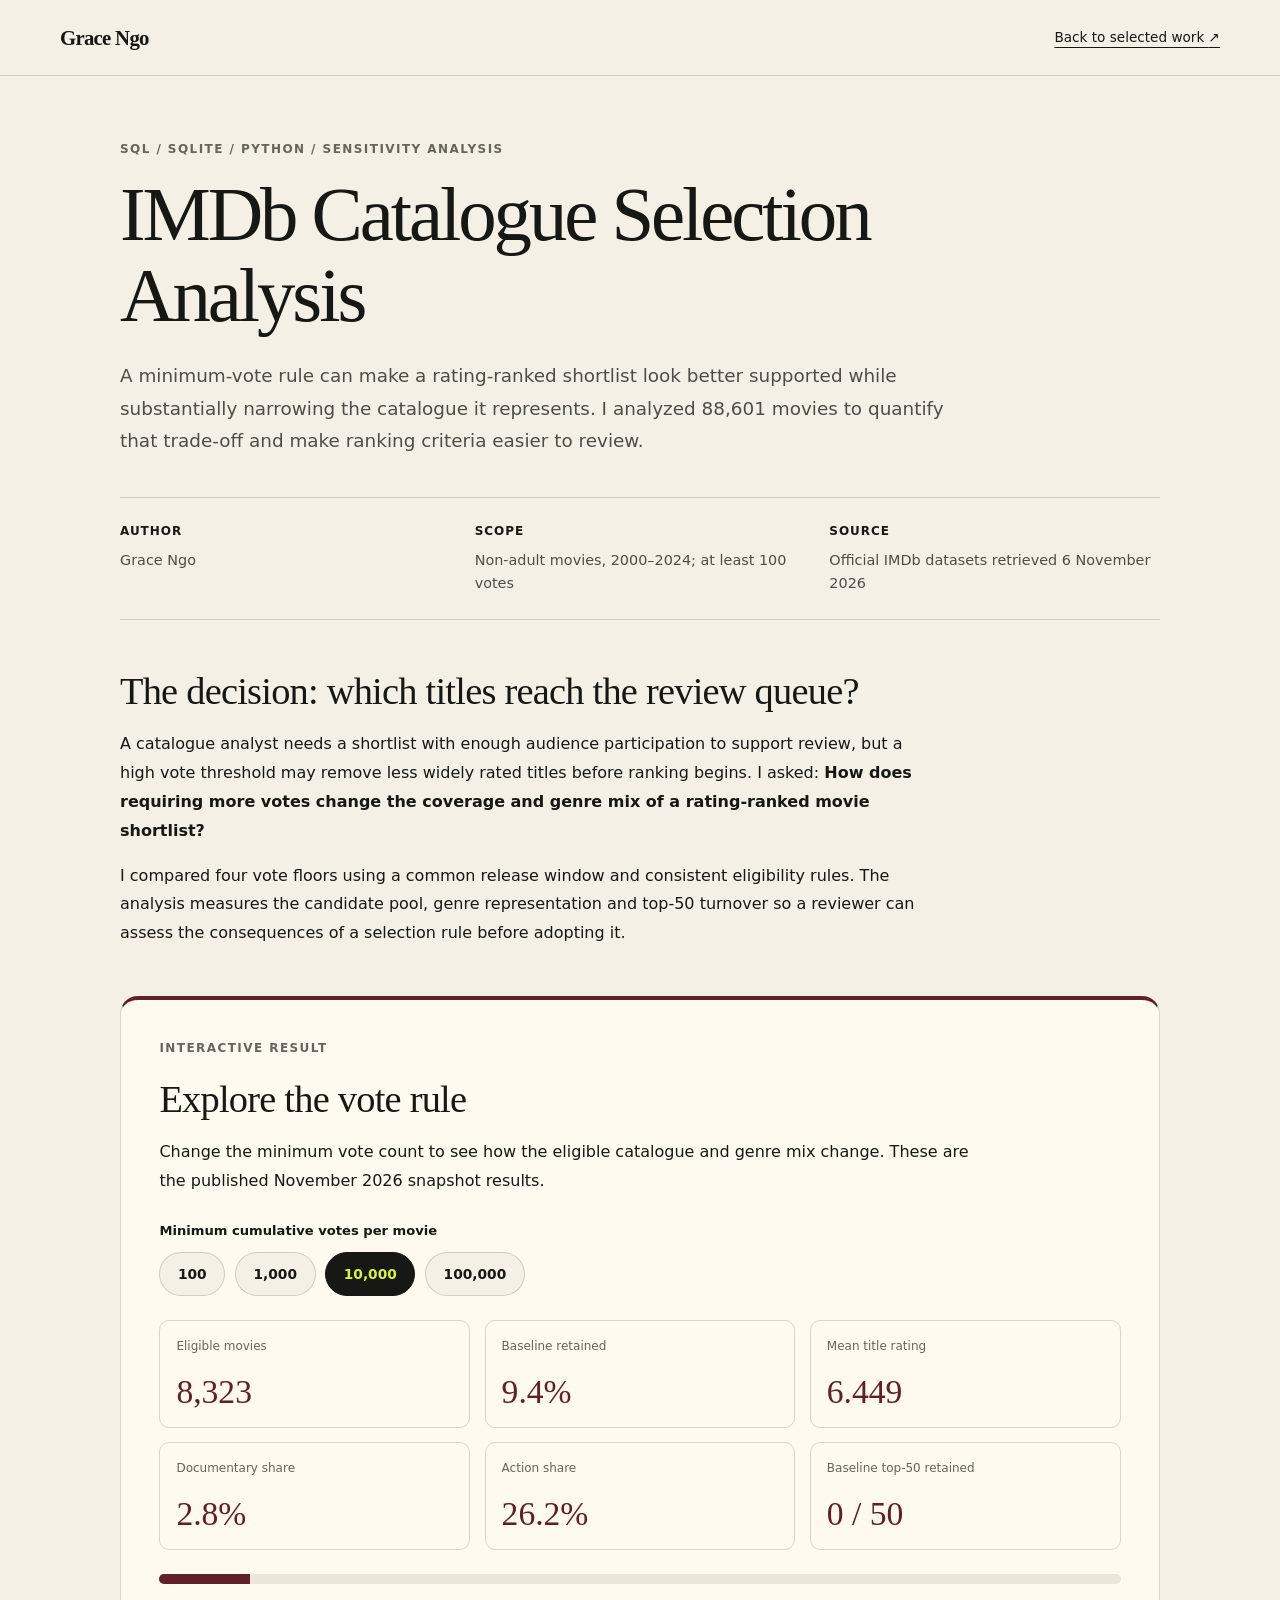
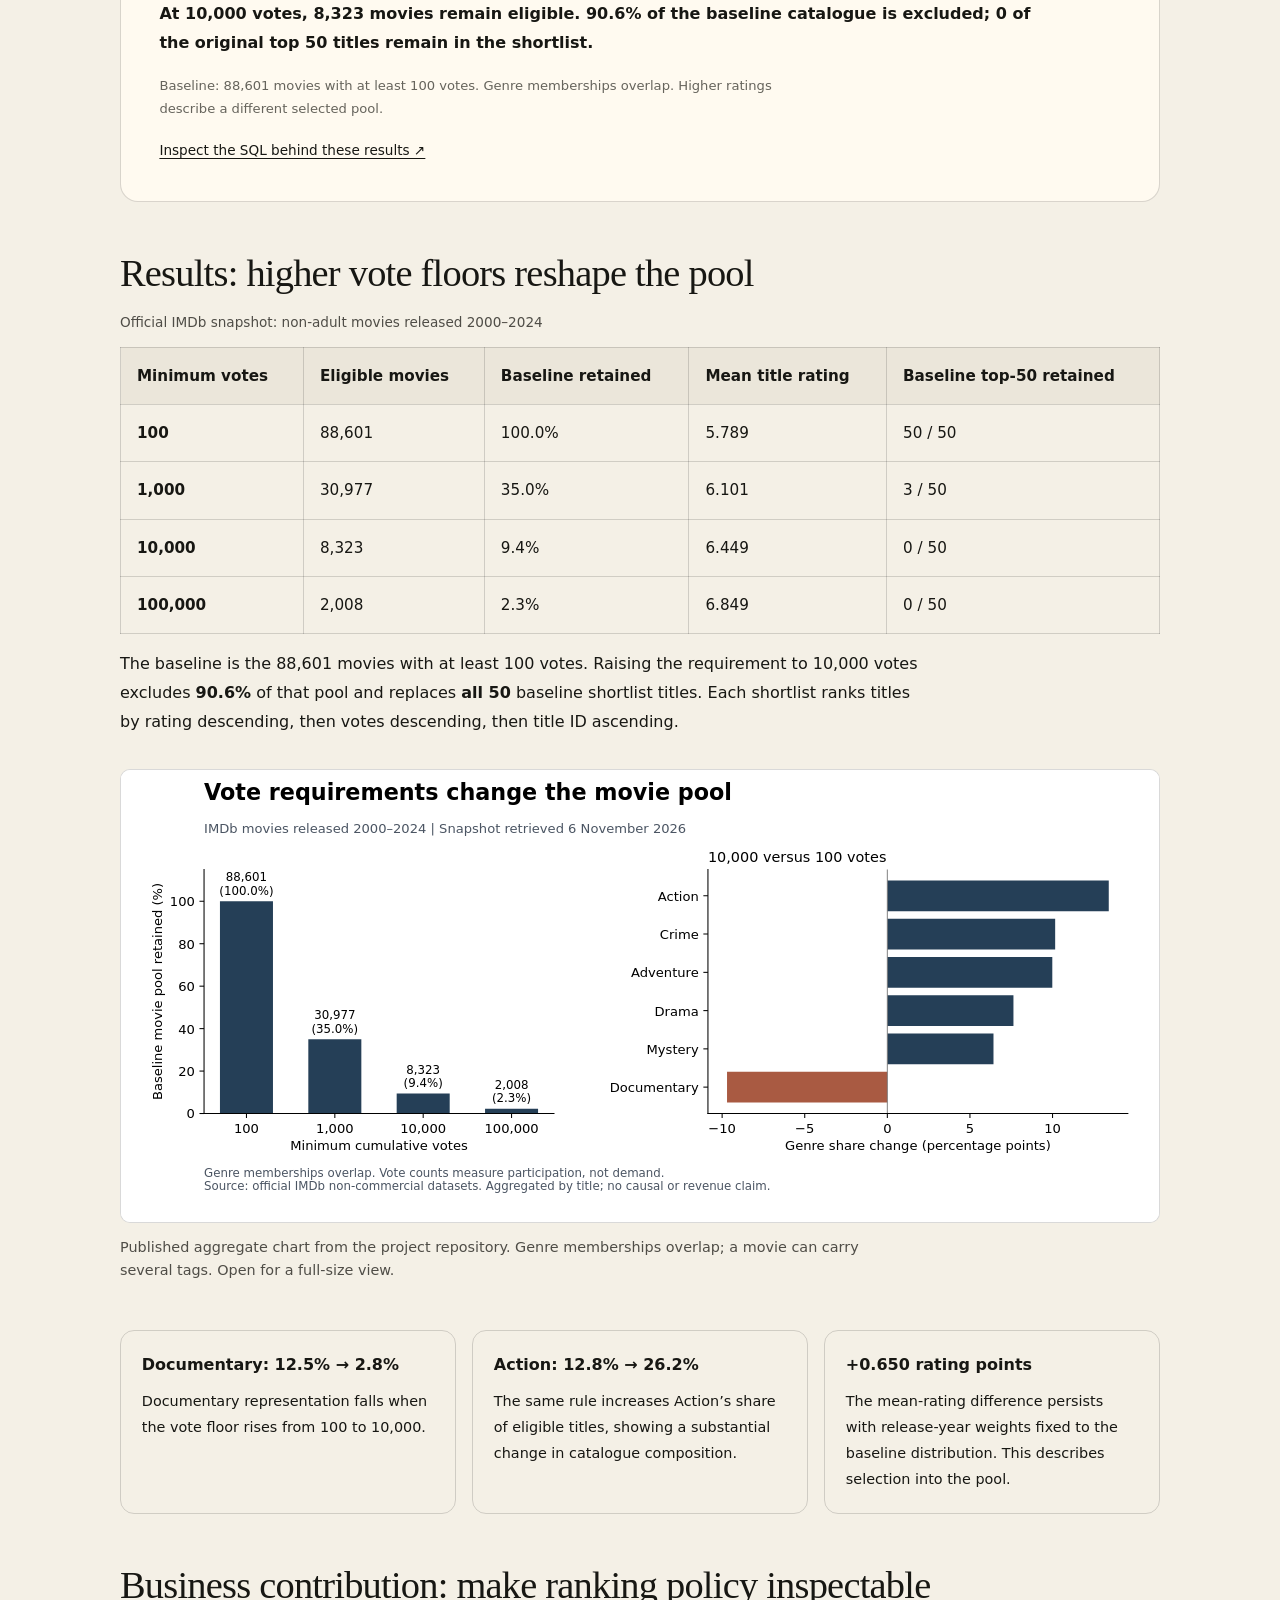
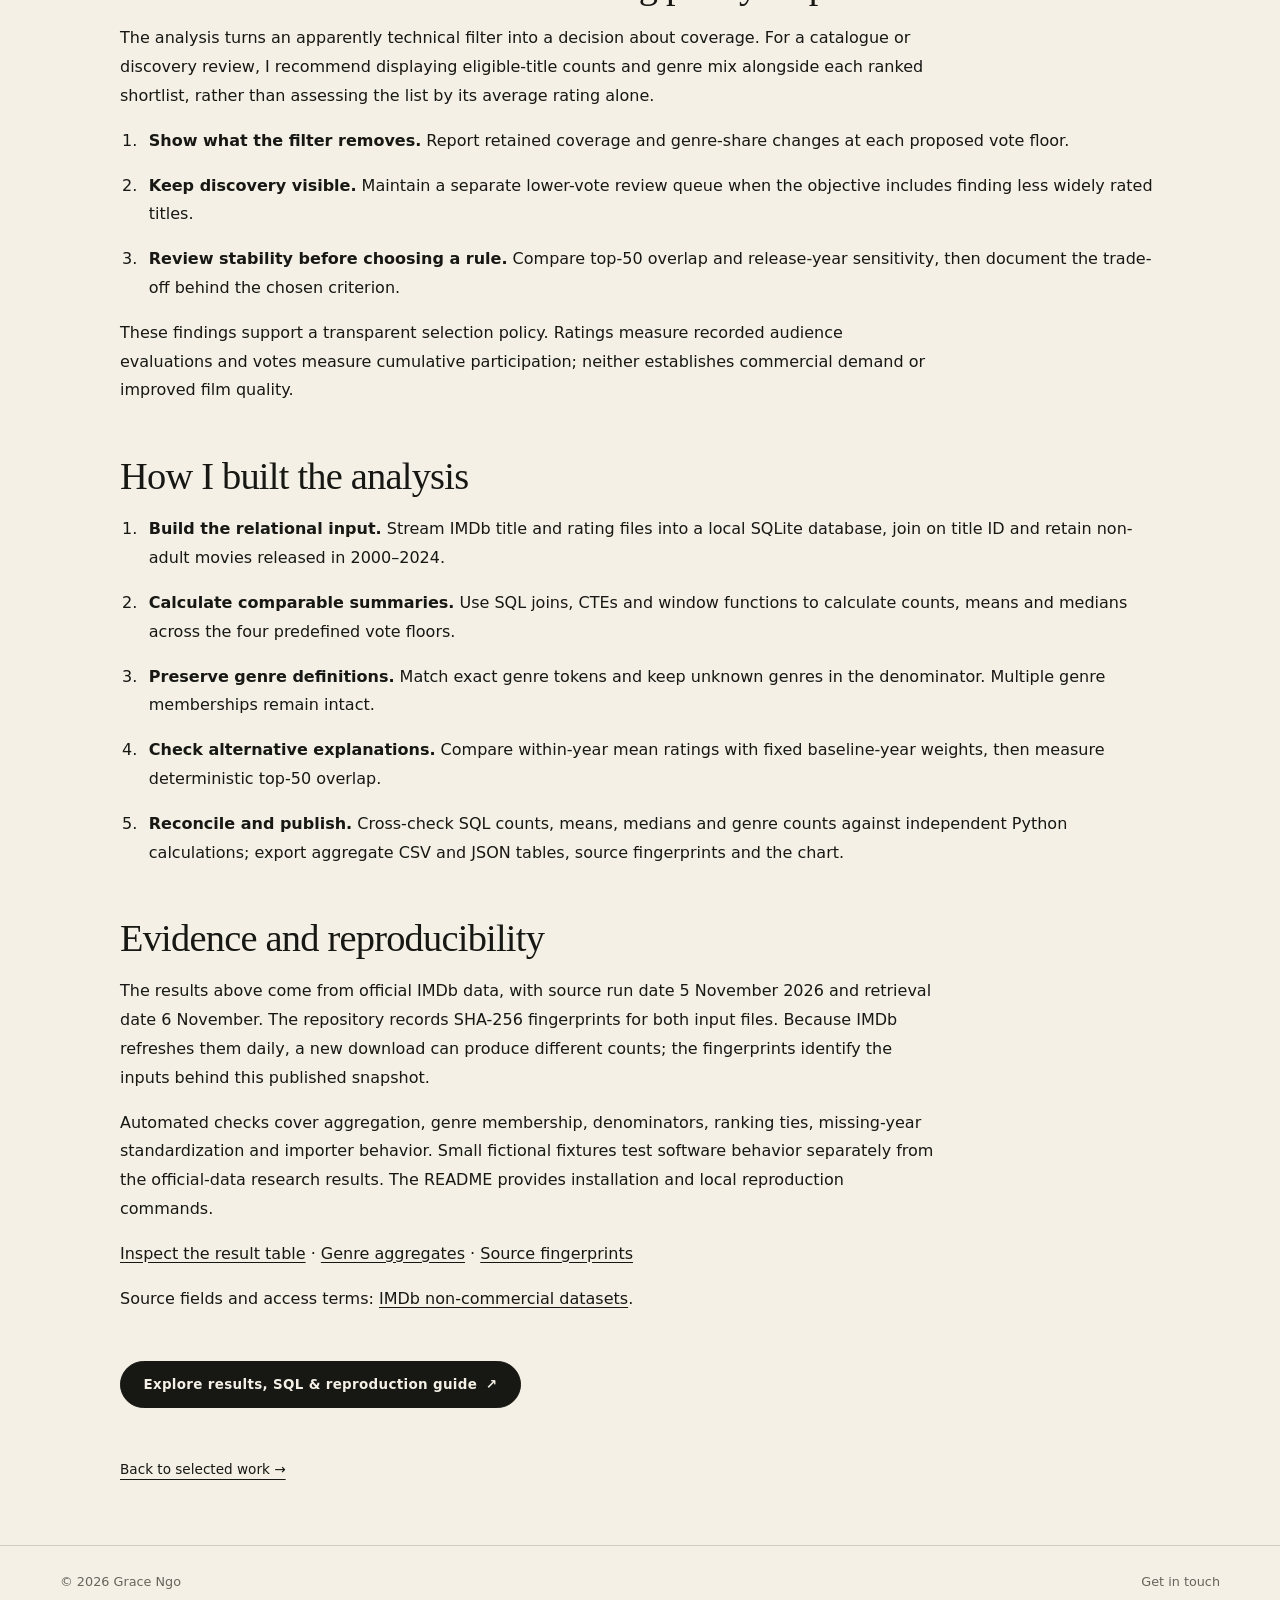
<file: case-studies/imdb-catalogue.html>
<!doctype html>
<html lang="en">
<head>
  <meta charset="utf-8" />
  <meta name="viewport" content="width=device-width, initial-scale=1" />
  <title>IMDb Catalogue Selection Analysis | Grace Ngo</title>
  <meta name="description" content="SQL analysis of 88,601 IMDb movies: a 10,000-vote rule excludes 90.6% of the baseline catalogue and changes genre coverage. Results, chart and reproducible code." />
  <link rel="canonical" href="https://gracengg.github.io/case-studies/imdb-catalogue.html" />
  <link rel="icon" href="../favicon.svg" type="image/svg+xml" />
  <link rel="stylesheet" href="../css/style.css?v=20261109-restore" />
  <link rel="stylesheet" href="../css/case-study.css?v=20261109-restore" />
</head>
<body class="case-page">
  <a class="skip-link" href="#main-content">Skip to content</a>
  <header class="case-header"><div class="wrap"><a class="nav-brand" href="../index.html">Grace Ngo</a><a class="back-link" href="../index.html#projects">Back to selected work <span aria-hidden="true">&nearr;</span></a></div></header>
  <main id="main-content" class="wrap case-main">
    <header class="case-intro"><p class="eyebrow">SQL / SQLite / Python / Sensitivity Analysis</p><h1>IMDb Catalogue Selection Analysis</h1><p class="case-lede">A minimum-vote rule can make a rating-ranked shortlist look better supported while substantially narrowing the catalogue it represents. I analyzed 88,601 movies to quantify that trade-off and make ranking criteria easier to review.</p></header>
    <dl class="case-facts"><div><dt>Author</dt><dd>Grace Ngo</dd></div><div><dt>Scope</dt><dd>Non-adult movies, 2000&ndash;2024; at least 100 votes</dd></div><div><dt>Source</dt><dd>Official IMDb datasets retrieved 6 November 2026</dd></div></dl>
    <section class="case-section"><h2>The decision: which titles reach the review queue?</h2><p>A catalogue analyst needs a shortlist with enough audience participation to support review, but a high vote threshold may remove less widely rated titles before ranking begins. I asked: <strong>How does requiring more votes change the coverage and genre mix of a rating-ranked movie shortlist?</strong></p><p>I compared four vote floors using a common release window and consistent eligibility rules. The analysis measures the candidate pool, genre representation and top-50 turnover so a reviewer can assess the consequences of a selection rule before adopting it.</p></section>
    <section id="vote-explorer" class="case-section threshold-explorer" aria-labelledby="explorer-heading" hidden>
      <p class="eyebrow">Interactive result</p>
      <h2 id="explorer-heading">Explore the vote rule</h2>
      <p>Change the minimum vote count to see how the eligible catalogue and genre mix change. These are the published November 2026 snapshot results.</p>
      <fieldset class="vote-controls"><legend>Minimum cumulative votes per movie</legend><div class="vote-options">
        <label><input type="radio" name="vote-floor" value="100" /><span>100</span></label>
        <label><input type="radio" name="vote-floor" value="1000" /><span>1,000</span></label>
        <label><input type="radio" name="vote-floor" value="10000" checked /><span>10,000</span></label>
        <label><input type="radio" name="vote-floor" value="100000" /><span>100,000</span></label>
      </div></fieldset>
      <dl class="explorer-metrics">
        <div><dt>Eligible movies</dt><dd id="explorer-titles">8,323</dd></div>
        <div><dt>Baseline retained</dt><dd id="explorer-retained">9.4%</dd></div>
        <div><dt>Mean title rating</dt><dd id="explorer-rating">6.449</dd></div>
        <div><dt>Documentary share</dt><dd id="explorer-documentary">2.8%</dd></div>
        <div><dt>Action share</dt><dd id="explorer-action">26.2%</dd></div>
        <div><dt>Baseline top-50 retained</dt><dd id="explorer-shortlist">0 / 50</dd></div>
      </dl>
      <div class="retention-track" aria-hidden="true"><span id="explorer-bar"></span></div>
      <p id="explorer-summary" class="explorer-summary" role="status" aria-live="polite" aria-atomic="true"></p>
      <p class="explorer-note">Baseline: 88,601 movies with at least 100 votes. Genre memberships overlap. Higher ratings describe a different selected pool.</p>
      <a class="back-link" href="https://github.com/gracengg/Relational_Database_Analytics_IMDb/blob/main/imdb_analytics/queries/vote_floor_research.sql" target="_blank" rel="noopener noreferrer">Inspect the SQL behind these results &nearr;</a>
    </section>
    <section class="case-section" aria-labelledby="results-heading"><h2 id="results-heading">Results: higher vote floors reshape the pool</h2><div class="table-scroll" role="region" aria-labelledby="results-heading" tabindex="0"><table><caption>Official IMDb snapshot: non-adult movies released 2000&ndash;2024</caption><thead><tr><th scope="col">Minimum votes</th><th scope="col">Eligible movies</th><th scope="col">Baseline retained</th><th scope="col">Mean title rating</th><th scope="col">Baseline top-50 retained</th></tr></thead><tbody>
      <tr><th scope="row">100</th><td>88,601</td><td>100.0%</td><td>5.789</td><td>50 / 50</td></tr>
      <tr><th scope="row">1,000</th><td>30,977</td><td>35.0%</td><td>6.101</td><td>3 / 50</td></tr>
      <tr><th scope="row">10,000</th><td>8,323</td><td>9.4%</td><td>6.449</td><td>0 / 50</td></tr>
      <tr><th scope="row">100,000</th><td>2,008</td><td>2.3%</td><td>6.849</td><td>0 / 50</td></tr>
    </tbody></table></div><p>The baseline is the 88,601 movies with at least 100 votes. Raising the requirement to 10,000 votes excludes <strong>90.6%</strong> of that pool and replaces <strong>all 50</strong> baseline shortlist titles. Each shortlist ranks titles by rating descending, then votes descending, then title ID ascending.</p>
    <figure class="dashboard-figure"><a href="../images/projects/imdb-vote-floor-review.svg"><img src="../images/projects/imdb-vote-floor-review.svg" alt="Chart: catalogue retention falls from 100% to 35.0%, 9.4% and 2.3% across the four vote floors. A second panel shows the largest genre-share shifts at 10,000 versus 100 votes." loading="lazy" decoding="async" /></a><figcaption>Published aggregate chart from the project repository. Genre memberships overlap; a movie can carry several tags. Open for a full-size view.</figcaption></figure>
    <div class="brief-grid"><article><h3>Documentary: 12.5% &rarr; 2.8%</h3><p>Documentary representation falls when the vote floor rises from 100 to 10,000.</p></article><article><h3>Action: 12.8% &rarr; 26.2%</h3><p>The same rule increases Action&rsquo;s share of eligible titles, showing a substantial change in catalogue composition.</p></article><article><h3>+0.650 rating points</h3><p>The mean-rating difference persists with release-year weights fixed to the baseline distribution. This describes selection into the pool.</p></article></div></section>
    <section class="case-section"><h2>Business contribution: make ranking policy inspectable</h2><p>The analysis turns an apparently technical filter into a decision about coverage. For a catalogue or discovery review, I recommend displaying eligible-title counts and genre mix alongside each ranked shortlist, rather than assessing the list by its average rating alone.</p><ol class="proposal-steps"><li><strong>Show what the filter removes.</strong> Report retained coverage and genre-share changes at each proposed vote floor.</li><li><strong>Keep discovery visible.</strong> Maintain a separate lower-vote review queue when the objective includes finding less widely rated titles.</li><li><strong>Review stability before choosing a rule.</strong> Compare top-50 overlap and release-year sensitivity, then document the trade-off behind the chosen criterion.</li></ol><p>These findings support a transparent selection policy. Ratings measure recorded audience evaluations and votes measure cumulative participation; neither establishes commercial demand or improved film quality.</p></section>
    <section class="case-section"><h2>How I built the analysis</h2><ol class="proposal-steps"><li><strong>Build the relational input.</strong> Stream IMDb title and rating files into a local SQLite database, join on title ID and retain non-adult movies released in 2000&ndash;2024.</li><li><strong>Calculate comparable summaries.</strong> Use SQL joins, CTEs and window functions to calculate counts, means and medians across the four predefined vote floors.</li><li><strong>Preserve genre definitions.</strong> Match exact genre tokens and keep unknown genres in the denominator. Multiple genre memberships remain intact.</li><li><strong>Check alternative explanations.</strong> Compare within-year mean ratings with fixed baseline-year weights, then measure deterministic top-50 overlap.</li><li><strong>Reconcile and publish.</strong> Cross-check SQL counts, means, medians and genre counts against independent Python calculations; export aggregate CSV and JSON tables, source fingerprints and the chart.</li></ol></section>
    <section class="case-section"><h2>Evidence and reproducibility</h2><p>The results above come from official IMDb data, with source run date 5 November 2026 and retrieval date 6 November. The repository records SHA-256 fingerprints for both input files. Because IMDb refreshes them daily, a new download can produce different counts; the fingerprints identify the inputs behind this published snapshot.</p><p>Automated checks cover aggregation, genre membership, denominators, ranking ties, missing-year standardization and importer behavior. Small fictional fixtures test software behavior separately from the official-data research results. The README provides installation and local reproduction commands.</p><p><a href="https://github.com/gracengg/Relational_Database_Analytics_IMDb/blob/main/reports/research/threshold_summary.csv" target="_blank" rel="noopener noreferrer">Inspect the result table</a> &middot; <a href="https://github.com/gracengg/Relational_Database_Analytics_IMDb/blob/main/reports/research/genre_mix.csv" target="_blank" rel="noopener noreferrer">Genre aggregates</a> &middot; <a href="https://github.com/gracengg/Relational_Database_Analytics_IMDb/blob/main/reports/research/source_manifest.json" target="_blank" rel="noopener noreferrer">Source fingerprints</a></p><p>Source fields and access terms: <a href="https://developer.imdb.com/non-commercial-datasets/" target="_blank" rel="noopener noreferrer">IMDb non-commercial datasets</a>.</p></section>
    <p class="case-actions"><a class="btn btn-dark" href="https://github.com/gracengg/Relational_Database_Analytics_IMDb" target="_blank" rel="noopener noreferrer">Explore results, SQL &amp; reproduction guide <span aria-hidden="true">&nearr;</span></a></p>
    <a class="back-link" href="../index.html#projects">Back to selected work &rarr;</a>
  </main>
  <footer class="site-footer"><div class="wrap footer-inner"><span>&copy; 2026 Grace Ngo</span><a href="mailto:gracengggggg@gmail.com">Get in touch</a></div></footer>
  <script id="vote-floor-data" type="application/json">{"scope":"Non-adult movies released 2000\u20132024","retrieved_on":"2026-11-06","baseline_titles":88601,"thresholds":[{"votes":100,"titles":88601,"retained":1.0,"mean_rating":5.788880486676223,"documentary_share":0.12526946648457693,"action_share":0.12777508154535502,"top50_retained":50},{"votes":1000,"titles":30977,"retained":0.3496235934131669,"mean_rating":6.101355844658941,"documentary_share":0.07085902443748587,"action_share":0.19001194434580496,"top50_retained":3},{"votes":10000,"titles":8323,"retained":0.0939379916705229,"mean_rating":6.448792502703353,"documentary_share":0.02823501141415355,"action_share":0.26180463775081103,"top50_retained":0},{"votes":100000,"titles":2008,"retained":0.022663401090281147,"mean_rating":6.849352589641434,"documentary_share":0.00199203187250996,"action_share":0.37649402390438247,"top50_retained":0}],"source_csvs":["https://github.com/gracengg/Relational_Database_Analytics_IMDb/blob/7a31e43928eee45267043ebfa7adad7cf3c8f93f/reports/research/threshold_summary.csv","https://github.com/gracengg/Relational_Database_Analytics_IMDb/blob/7a31e43928eee45267043ebfa7adad7cf3c8f93f/reports/research/genre_mix.csv"]}</script>
  <script src="../js/imdb-explorer.js?v=20261109-restore" defer></script>
  <script src="../js/script.js" defer></script>
</body>
</html>
</file>
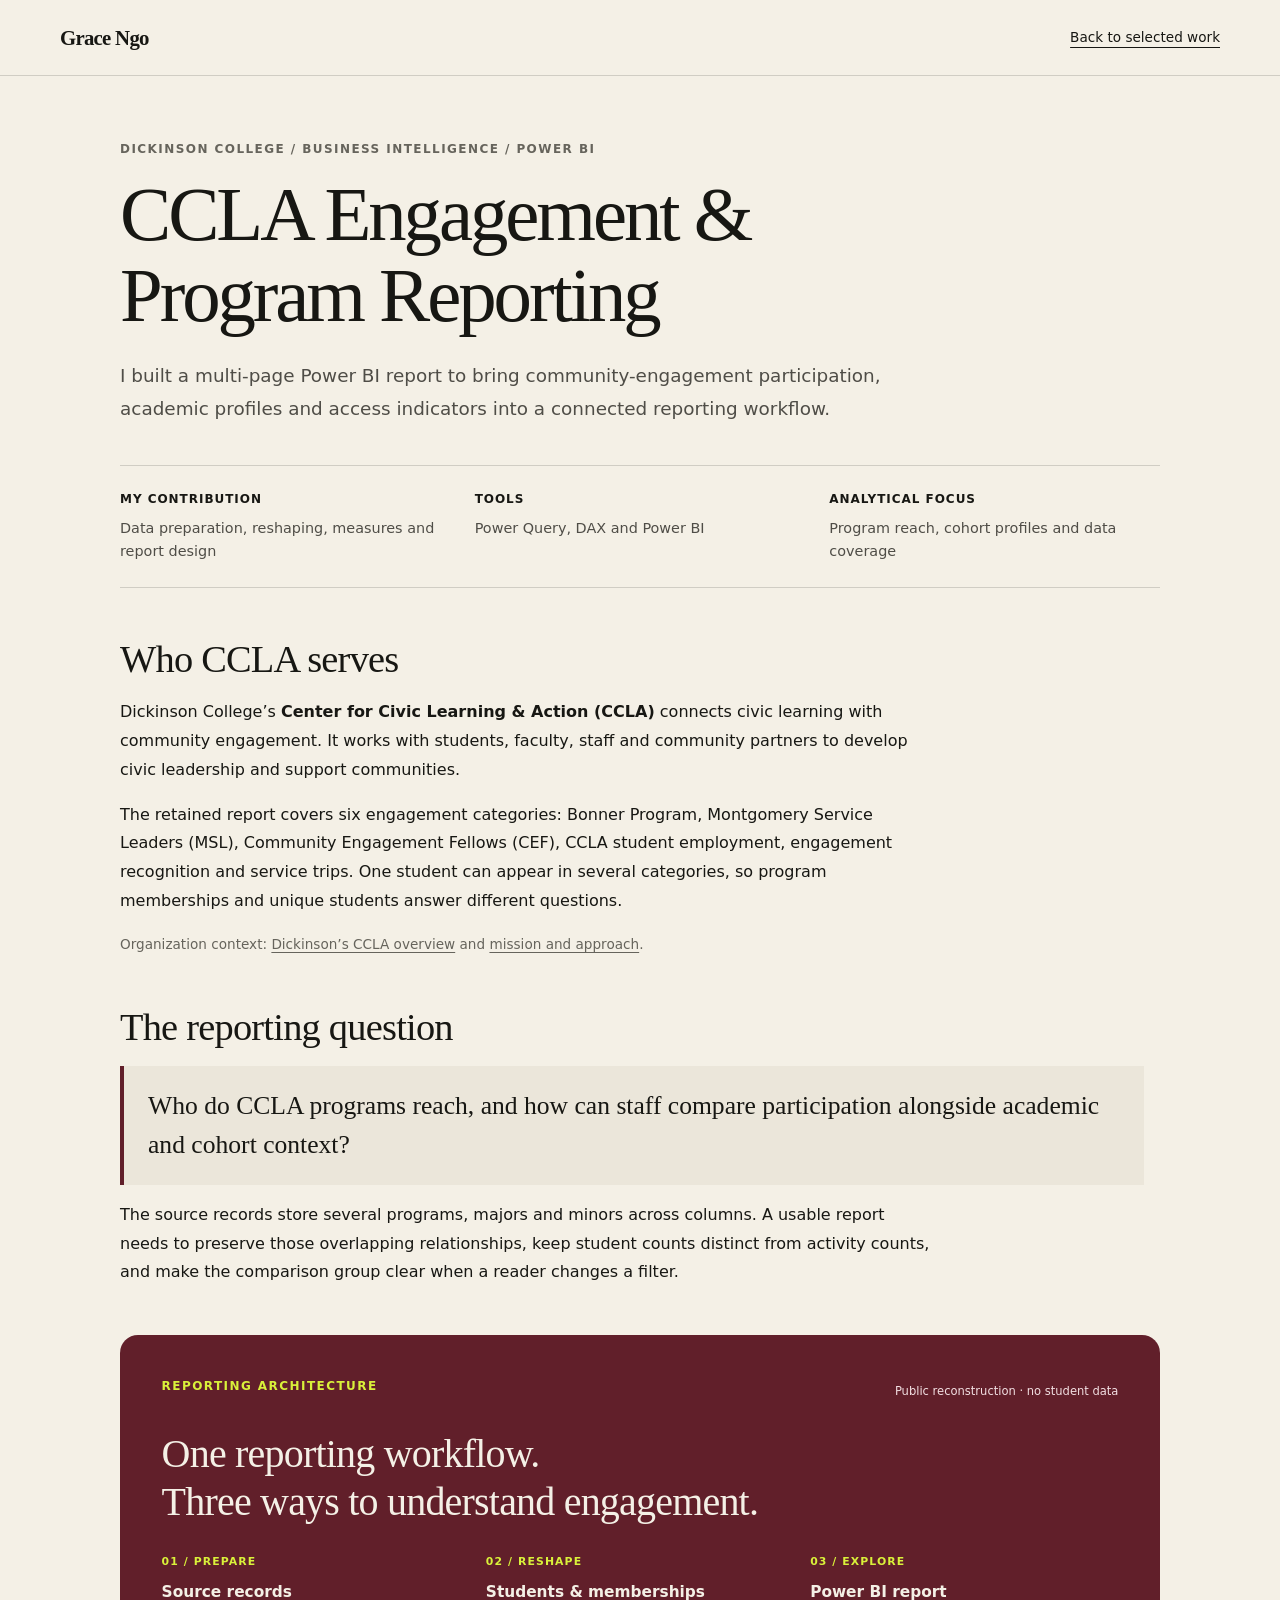
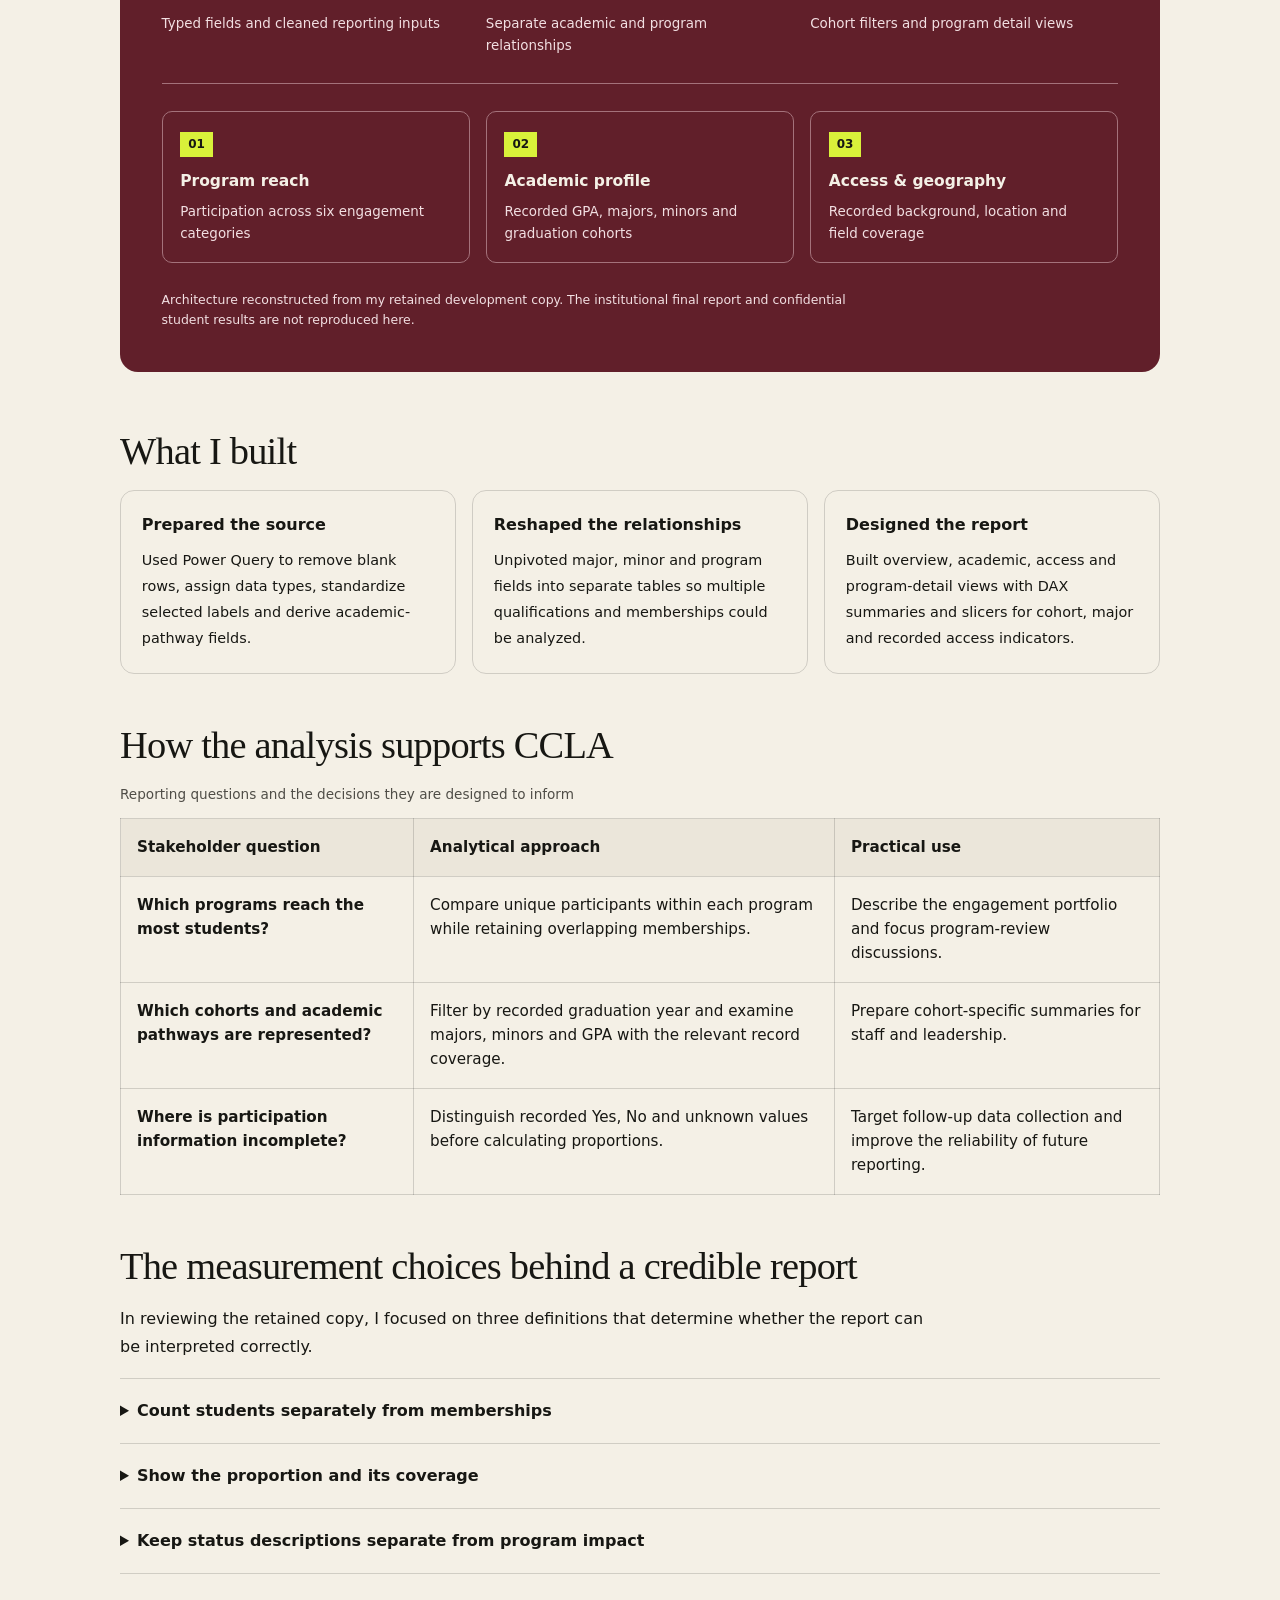
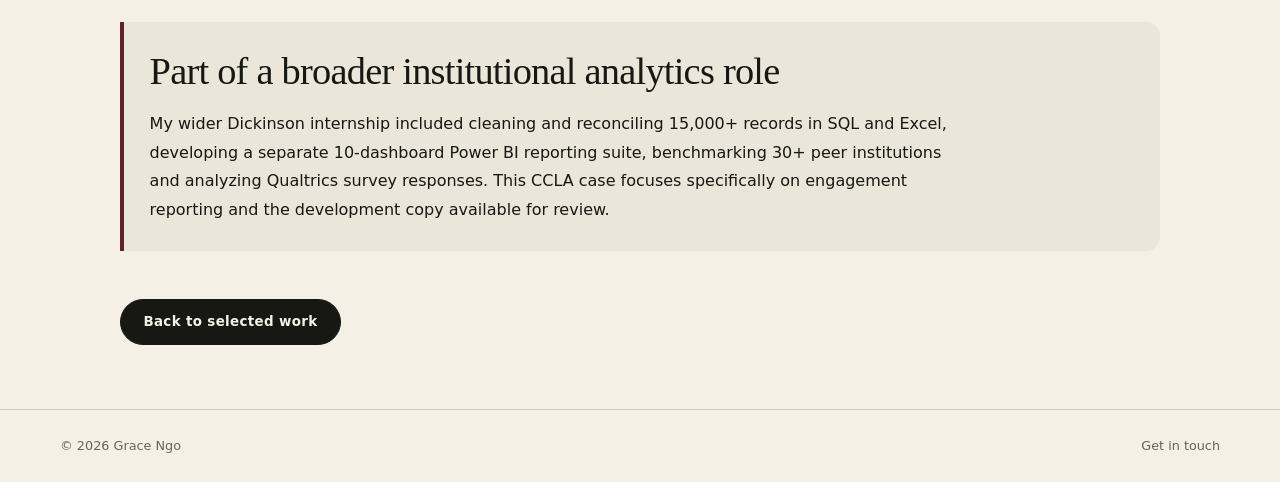
<file: case-studies/institutional-analytics.html>
<!doctype html>
<html lang="en">
<head>
  <meta charset="utf-8" />
  <meta name="viewport" content="width=device-width, initial-scale=1" />
  <title>CCLA Engagement &amp; Program Reporting | Grace Ngo</title>
  <meta name="description" content="How I used Power Query and Power BI to connect CCLA program participation with academic, cohort and access context at Dickinson College." />
  <meta property="og:title" content="CCLA Engagement &amp; Program Reporting | Grace Ngo" />
  <meta property="og:description" content="From student records to a connected view of program reach, academic pathways and reporting coverage." />
  <link rel="canonical" href="https://gracengg.github.io/case-studies/institutional-analytics.html" />
  <link rel="icon" href="../favicon.svg" type="image/svg+xml" />
  <link rel="stylesheet" href="../css/style.css?v=20261109-restore" />
  <link rel="stylesheet" href="../css/case-study.css?v=20261109-restore" />
  <link rel="stylesheet" href="../css/ccla-case.css?v=20261110" />
</head>
<body class="case-page ccla-case">
  <a class="skip-link" href="#main-content">Skip to content</a>
  <header class="case-header"><div class="wrap"><a class="nav-brand" href="../index.html">Grace Ngo</a><a class="back-link" href="../index.html#projects">Back to selected work</a></div></header>
  <main id="main-content" class="wrap case-main">
    <header class="case-intro">
      <p class="eyebrow">Dickinson College / Business Intelligence / Power BI</p>
      <h1>CCLA Engagement &amp; Program Reporting</h1>
      <p class="case-lede">I built a multi-page Power BI report to bring community-engagement participation, academic profiles and access indicators into a connected reporting workflow.</p>
    </header>
    <dl class="case-facts">
      <div><dt>My contribution</dt><dd>Data preparation, reshaping, measures and report design</dd></div>
      <div><dt>Tools</dt><dd>Power Query, DAX and Power BI</dd></div>
      <div><dt>Analytical focus</dt><dd>Program reach, cohort profiles and data coverage</dd></div>
    </dl>
    <section class="case-section">
      <h2>Who CCLA serves</h2>
      <p>Dickinson College&rsquo;s <strong>Center for Civic Learning &amp; Action (CCLA)</strong> connects civic learning with community engagement. It works with students, faculty, staff and community partners to develop civic leadership and support communities.</p>
      <p>The retained report covers six engagement categories: Bonner Program, Montgomery Service Leaders (MSL), Community Engagement Fellows (CEF), CCLA student employment, engagement recognition and service trips. One student can appear in several categories, so program memberships and unique students answer different questions.</p>
      <p class="ccla-source">Organization context: <a href="https://www.dickinson.edu/ccla" target="_blank" rel="noopener noreferrer">Dickinson&rsquo;s CCLA overview</a> and <a href="https://www.dickinson.edu/homepage/1351/about" target="_blank" rel="noopener noreferrer">mission and approach</a>.</p>
    </section>
    <section class="case-section">
      <h2>The reporting question</h2>
      <p class="ccla-question">Who do CCLA programs reach, and how can staff compare participation alongside academic and cohort context?</p>
      <p>The source records store several programs, majors and minors across columns. A usable report needs to preserve those overlapping relationships, keep student counts distinct from activity counts, and make the comparison group clear when a reader changes a filter.</p>
    </section>
    <figure class="ccla-blueprint" aria-labelledby="blueprint-title blueprint-caption">
      <div class="ccla-blueprint-top"><span class="eyebrow">Reporting architecture</span><span class="ccla-structure-label">Public reconstruction &middot; no student data</span></div>
      <h2 id="blueprint-title">One reporting workflow.<br />Three ways to understand engagement.</h2>
      <div class="ccla-flow" aria-label="Source records are prepared in Power Query and connected to Power BI report views">
        <div><span>01 / Prepare</span><strong>Source records</strong><p>Typed fields and cleaned reporting inputs</p></div>
        <div><span>02 / Reshape</span><strong>Students &amp; memberships</strong><p>Separate academic and program relationships</p></div>
        <div><span>03 / Explore</span><strong>Power BI report</strong><p>Cohort filters and program detail views</p></div>
      </div>
      <div class="ccla-view-grid">
        <div><span class="ccla-view-number">01</span><h3>Program reach</h3><p>Participation across six engagement categories</p></div>
        <div><span class="ccla-view-number">02</span><h3>Academic profile</h3><p>Recorded GPA, majors, minors and graduation cohorts</p></div>
        <div><span class="ccla-view-number">03</span><h3>Access &amp; geography</h3><p>Recorded background, location and field coverage</p></div>
      </div>
      <figcaption id="blueprint-caption">Architecture reconstructed from my retained development copy. The institutional final report and confidential student results are not reproduced here.</figcaption>
    </figure>
    <section class="case-section">
      <h2>What I built</h2>
      <div class="brief-grid">
        <article><h3>Prepared the source</h3><p>Used Power Query to remove blank rows, assign data types, standardize selected labels and derive academic-pathway fields.</p></article>
        <article><h3>Reshaped the relationships</h3><p>Unpivoted major, minor and program fields into separate tables so multiple qualifications and memberships could be analyzed.</p></article>
        <article><h3>Designed the report</h3><p>Built overview, academic, access and program-detail views with DAX summaries and slicers for cohort, major and recorded access indicators.</p></article>
      </div>
    </section>
    <section class="case-section">
      <h2>How the analysis supports CCLA</h2>
      <div class="table-scroll"><table>
        <caption>Reporting questions and the decisions they are designed to inform</caption>
        <thead><tr><th scope="col">Stakeholder question</th><th scope="col">Analytical approach</th><th scope="col">Practical use</th></tr></thead>
        <tbody>
          <tr><th scope="row">Which programs reach the most students?</th><td>Compare unique participants within each program while retaining overlapping memberships.</td><td>Describe the engagement portfolio and focus program-review discussions.</td></tr>
          <tr><th scope="row">Which cohorts and academic pathways are represented?</th><td>Filter by recorded graduation year and examine majors, minors and GPA with the relevant record coverage.</td><td>Prepare cohort-specific summaries for staff and leadership.</td></tr>
          <tr><th scope="row">Where is participation information incomplete?</th><td>Distinguish recorded Yes, No and unknown values before calculating proportions.</td><td>Target follow-up data collection and improve the reliability of future reporting.</td></tr>
        </tbody>
      </table></div>
    </section>
    <section class="case-section">
      <h2>The measurement choices behind a credible report</h2>
      <p>In reviewing the retained copy, I focused on three definitions that determine whether the report can be interpreted correctly.</p>
      <div class="ccla-definitions">
        <details><summary>Count students separately from memberships</summary><p>A student can participate in several programs. Student-level indicators need a unique-person denominator; program reach needs a distinct count within each selected program. Adding the program bars does not produce the size of the student population.</p></details>
        <details><summary>Show the proportion and its coverage</summary><p>A participation proportion should count affirmative responses rather than every populated flag. Where some records are unknown, the known-response denominator and the share of records covered belong alongside the percentage.</p></details>
        <details><summary>Keep status descriptions separate from program impact</summary><p>Recorded graduate, current-student and withdrawal statuses describe the retained snapshot. A program-performance claim would require comparable cohorts and time-defined outcomes. Here, the report supports descriptive program review.</p></details>
      </div>
    </section>
    <section class="case-section method-note">
      <h2>Part of a broader institutional analytics role</h2>
      <p>My wider Dickinson internship included cleaning and reconciling 15,000+ records in SQL and Excel, developing a separate 10-dashboard Power BI reporting suite, benchmarking 30+ peer institutions and analyzing Qualtrics survey responses. This CCLA case focuses specifically on engagement reporting and the development copy available for review.</p>
    </section>
    <a class="btn btn-dark" href="../index.html#projects">Back to selected work</a>
  </main>
  <footer class="site-footer"><div class="wrap footer-inner"><span>&copy; 2026 Grace Ngo</span><a href="mailto:gracengggggg@gmail.com">Get in touch</a></div></footer>
  <script src="../js/script.js" defer></script>
</body>
</html>
</file>
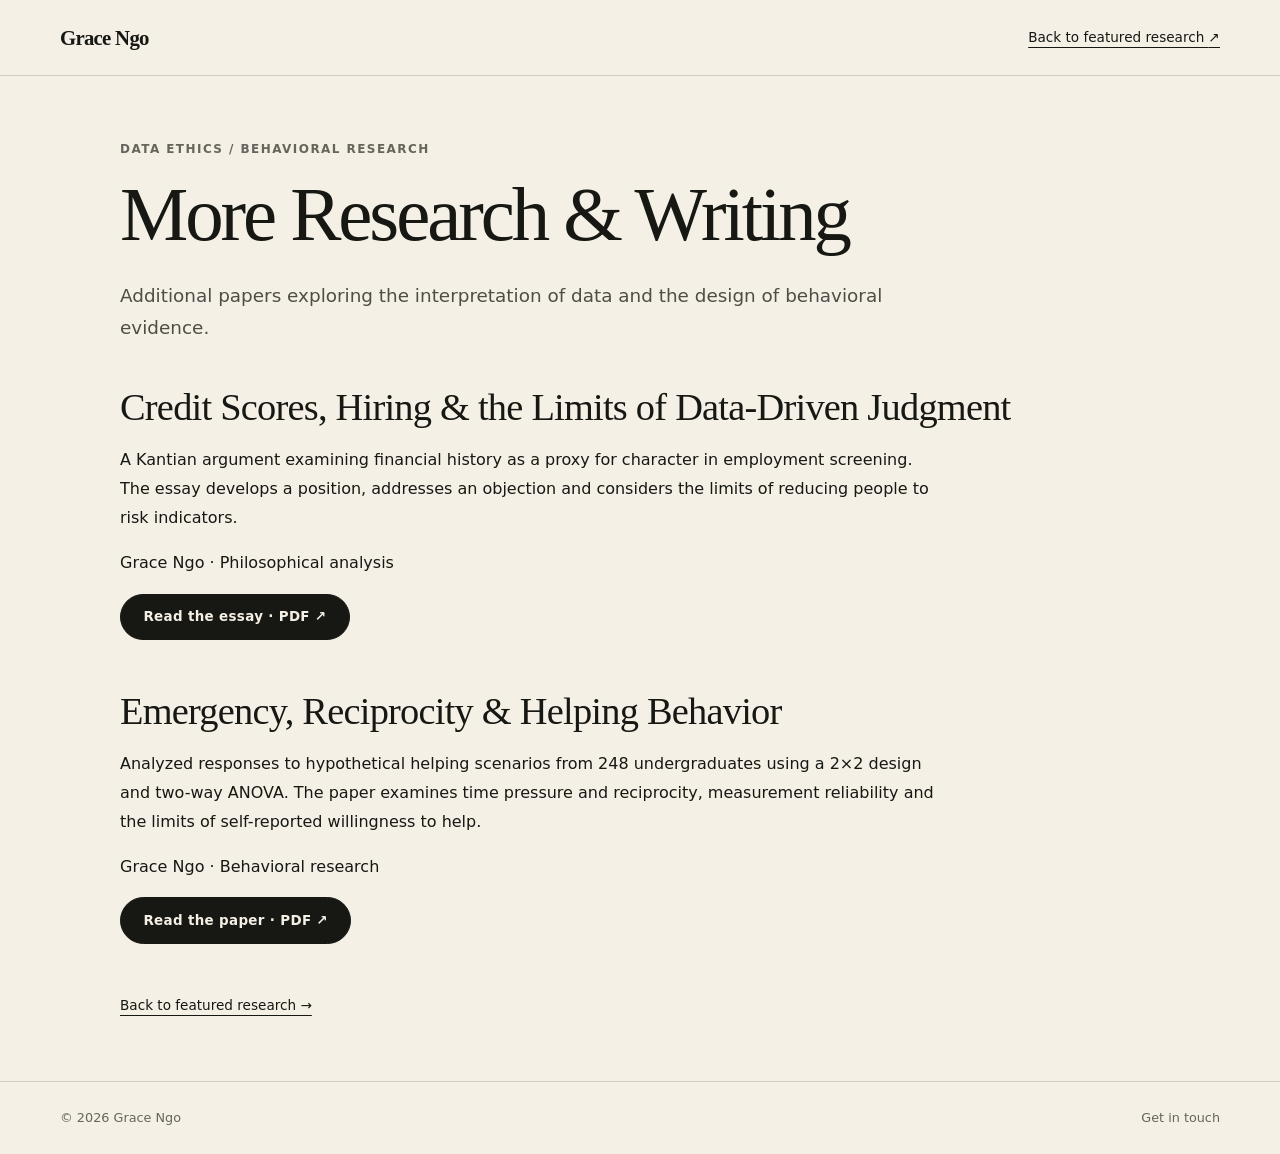
<file: case-studies/more-research.html>
<!doctype html>
<html lang="en">
<head>
  <meta charset="utf-8" />
  <meta name="viewport" content="width=device-width, initial-scale=1" />
  <title>More Research &amp; Writing | Grace Ngo</title>
  <meta name="description" content="Additional writing by Grace Ngo on data ethics and behavioral research." />
  <link rel="canonical" href="https://gracengg.github.io/case-studies/more-research.html" />
  <link rel="icon" href="../favicon.svg" type="image/svg+xml" />
  <link rel="stylesheet" href="../css/style.css?v=20261109-restore" />
  <link rel="stylesheet" href="../css/case-study.css?v=20261109-restore" />
</head>
<body class="case-page">
  <a class="skip-link" href="#main-content">Skip to content</a>
  <header class="case-header"><div class="wrap"><a class="nav-brand" href="../index.html">Grace Ngo</a><a class="back-link" href="../index.html#research">Back to featured research <span aria-hidden="true">&nearr;</span></a></div></header>
  <main id="main-content" class="wrap case-main">
    <header class="case-intro"><p class="eyebrow">Data Ethics / Behavioral Research</p><h1>More Research &amp; Writing</h1><p class="case-lede">Additional papers exploring the interpretation of data and the design of behavioral evidence.</p></header>
    <section class="case-section"><h2>Credit Scores, Hiring &amp; the Limits of Data-Driven Judgment</h2><p>A Kantian argument examining financial history as a proxy for character in employment screening. The essay develops a position, addresses an objection and considers the limits of reducing people to risk indicators.</p><p>Grace Ngo &middot; Philosophical analysis</p><a class="btn btn-dark" href="../publications/credit-hiring-ethics.pdf">Read the essay &middot; PDF &nearr;</a></section>
    <section class="case-section"><h2>Emergency, Reciprocity &amp; Helping Behavior</h2><p>Analyzed responses to hypothetical helping scenarios from 248 undergraduates using a 2&times;2 design and two-way ANOVA. The paper examines time pressure and reciprocity, measurement reliability and the limits of self-reported willingness to help.</p><p>Grace Ngo &middot; Behavioral research</p><a class="btn btn-dark" href="../publications/paper1.pdf">Read the paper &middot; PDF &nearr;</a></section>
    <a class="back-link" href="../index.html#research">Back to featured research &rarr;</a>
  </main>
  <footer class="site-footer"><div class="wrap footer-inner"><span>&copy; 2026 Grace Ngo</span><a href="mailto:gracengggggg@gmail.com">Get in touch</a></div></footer>
  <script src="../js/script.js" defer></script>
</body>
</html>
</file>
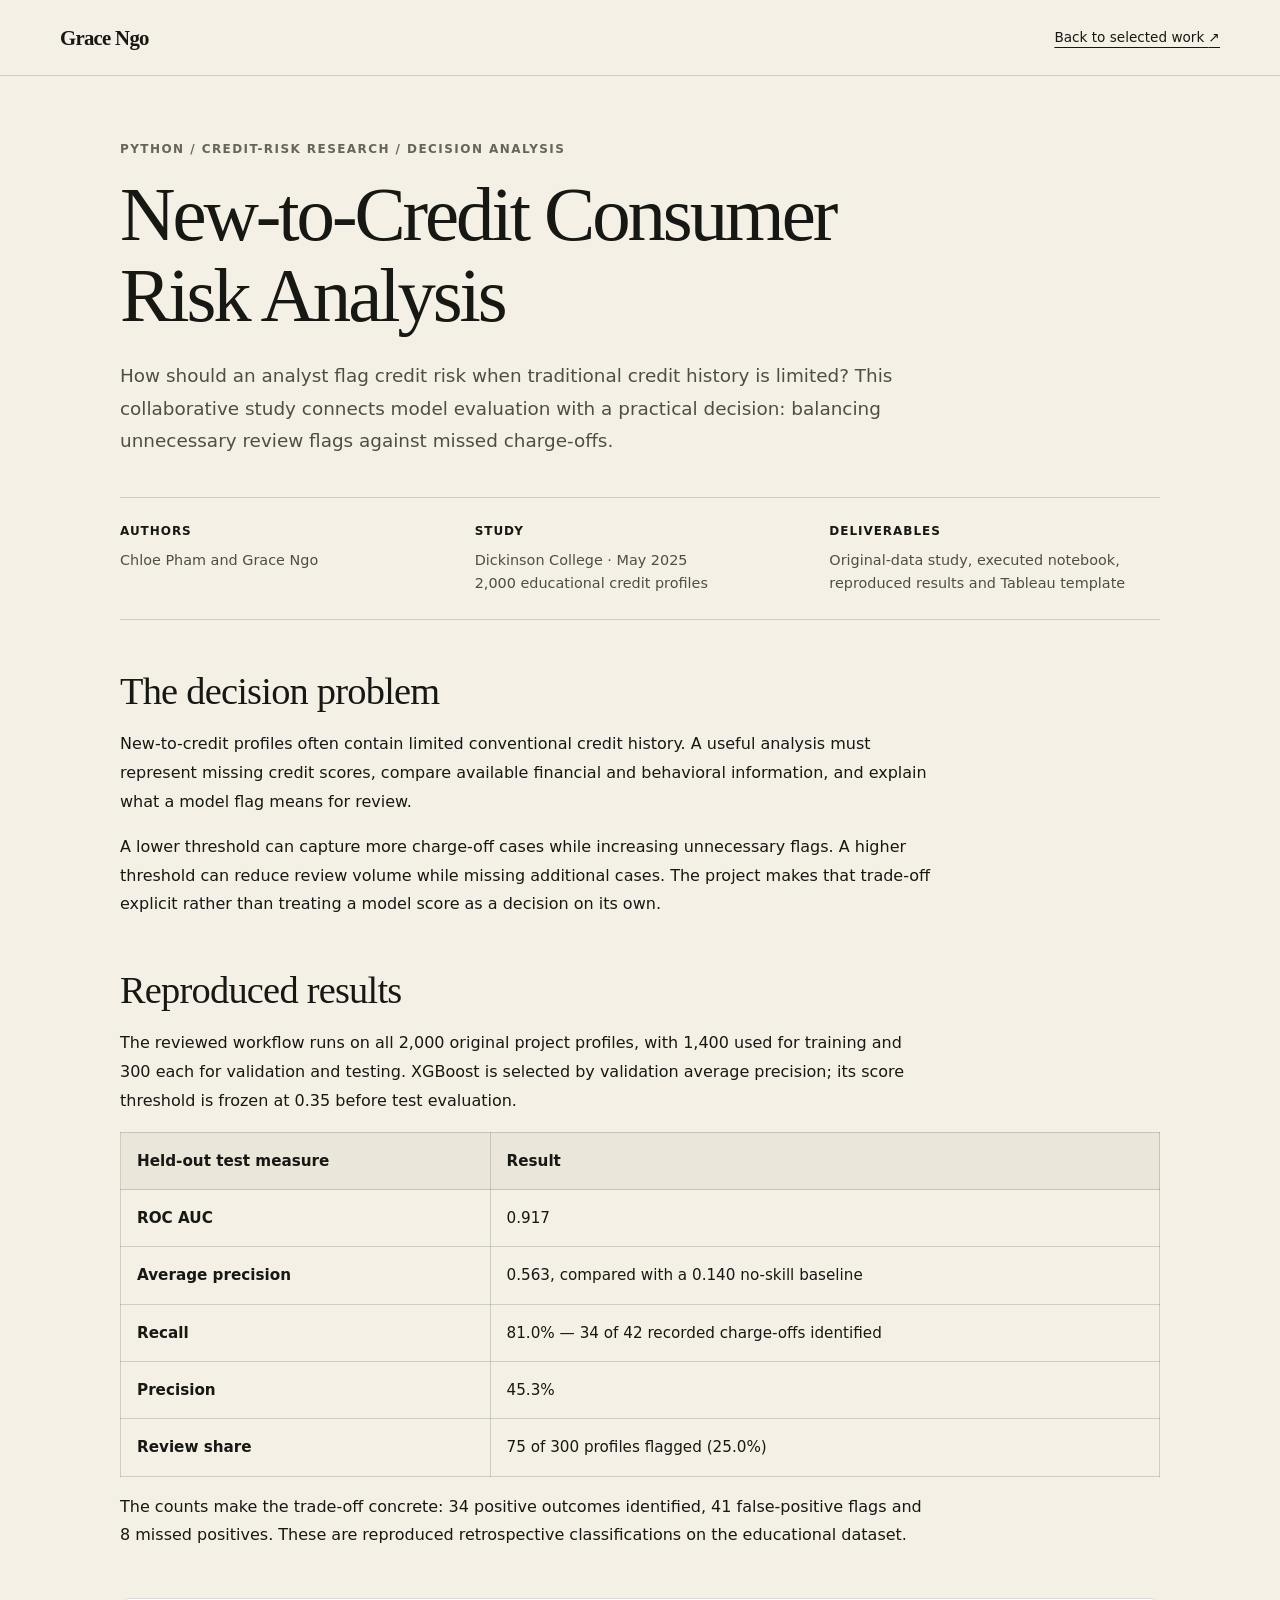
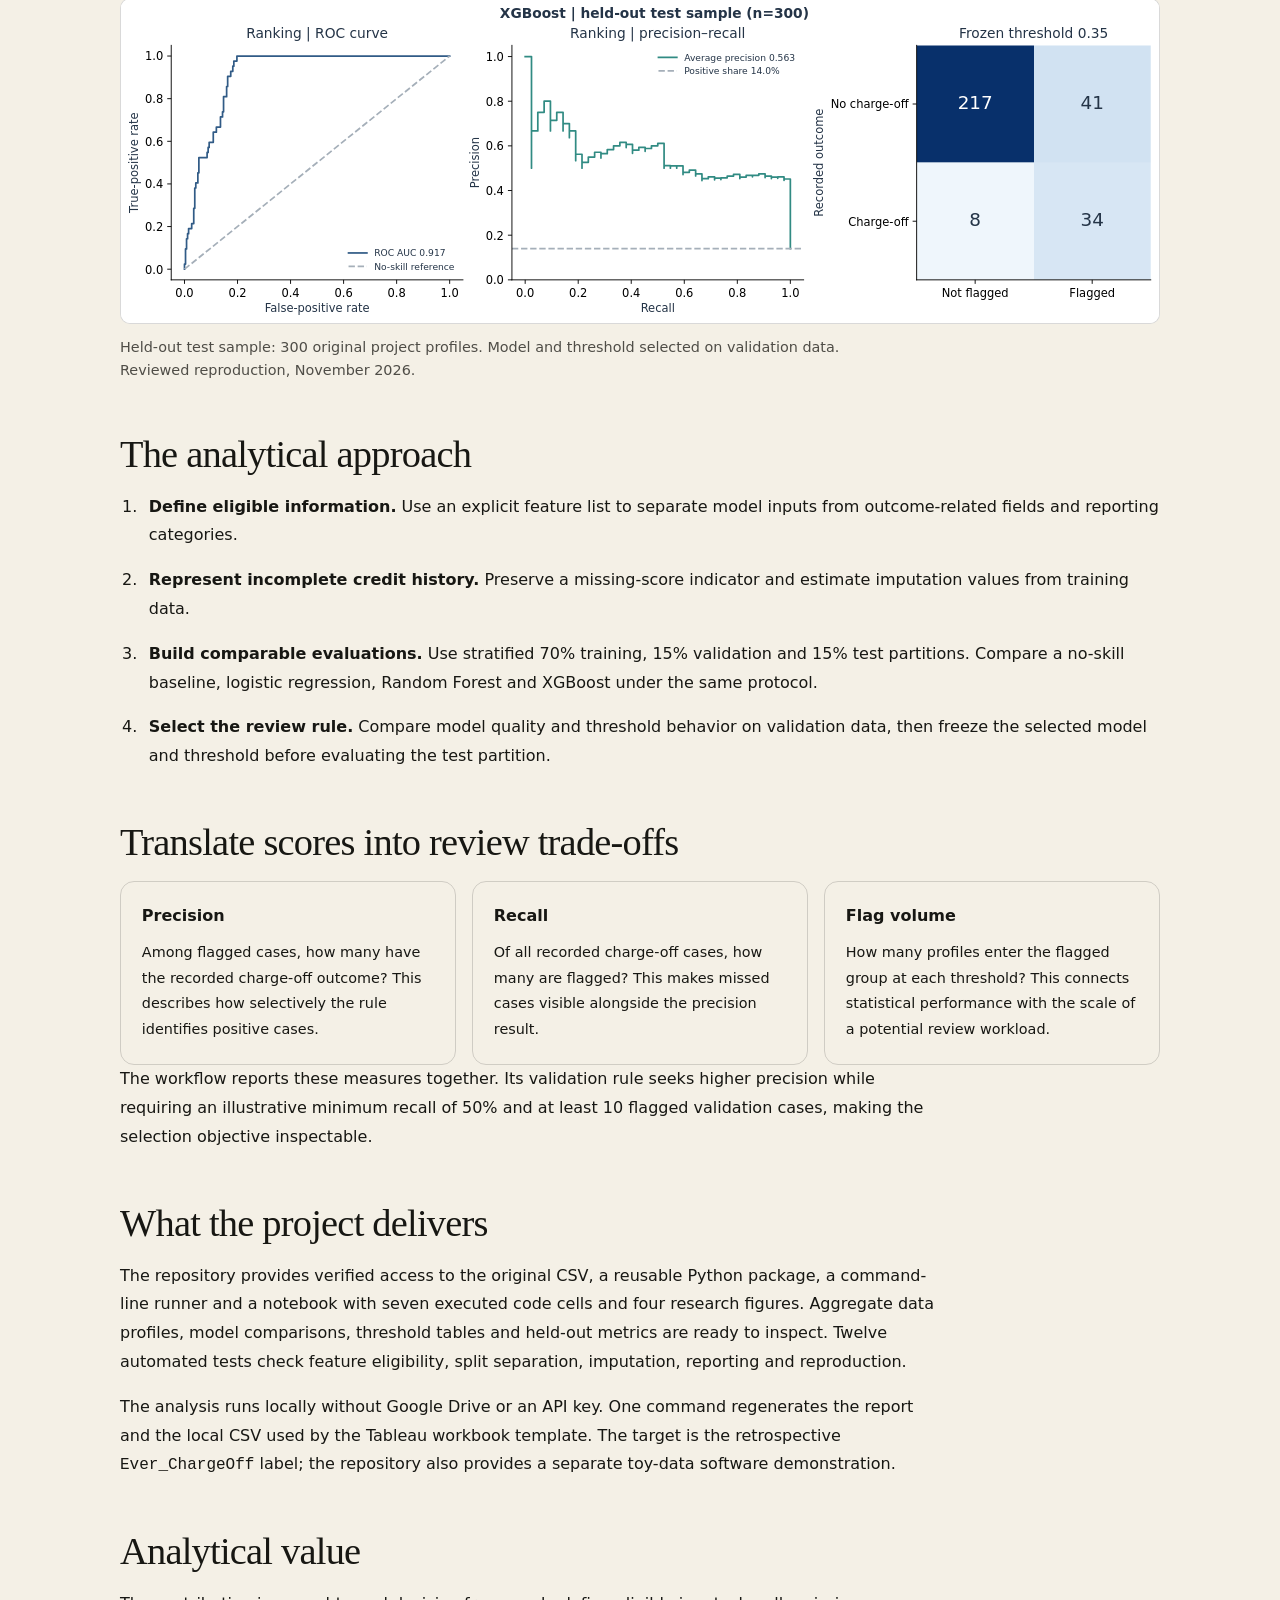
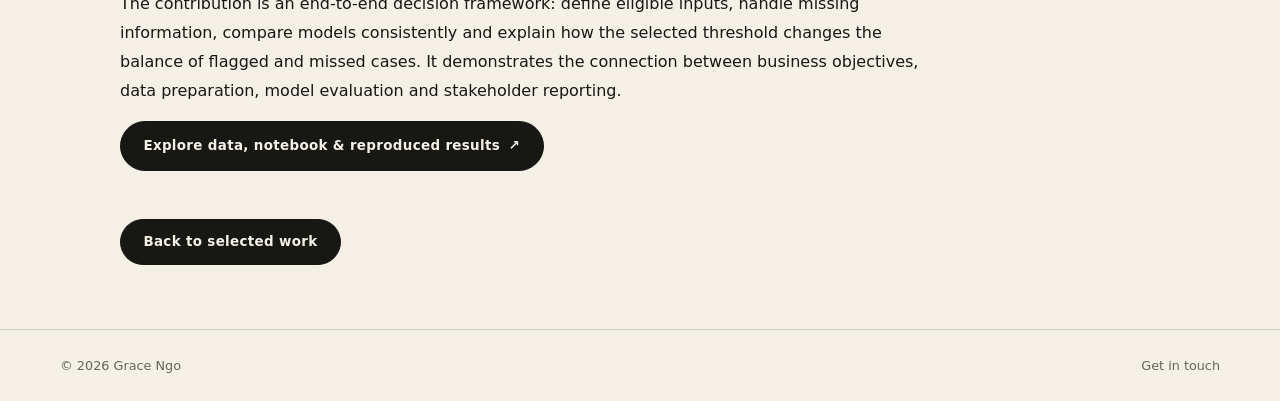
<file: case-studies/new-to-credit.html>
<!doctype html>
<html lang="en">
<head>
  <meta charset="utf-8" />
  <meta name="viewport" content="width=device-width, initial-scale=1" />
  <title>New-to-Credit Consumer Risk Analysis | Grace Ngo</title>
  <meta name="description" content="Python credit-risk research connecting missing-score handling, model comparison and decision thresholds with an inspectable analytical workflow." />
  <link rel="canonical" href="https://gracengg.github.io/case-studies/new-to-credit.html" />
  <link rel="icon" href="../favicon.svg" type="image/svg+xml" />
  <link rel="stylesheet" href="../css/style.css?v=20261109-restore" />
  <link rel="stylesheet" href="../css/case-study.css?v=20261109-restore" />
</head>
<body class="case-page">
  <a class="skip-link" href="#main-content">Skip to content</a>
  <header class="case-header"><div class="wrap"><a class="nav-brand" href="../index.html">Grace Ngo</a><a class="back-link" href="../index.html#projects">Back to selected work <span aria-hidden="true">&nearr;</span></a></div></header>
  <main id="main-content" class="wrap case-main">
    <header class="case-intro"><p class="eyebrow">Python / Credit-Risk Research / Decision Analysis</p><h1>New-to-Credit Consumer Risk Analysis</h1><p class="case-lede">How should an analyst flag credit risk when traditional credit history is limited? This collaborative study connects model evaluation with a practical decision: balancing unnecessary review flags against missed charge-offs.</p></header>
    <dl class="case-facts"><div><dt>Authors</dt><dd>Chloe Pham and Grace Ngo</dd></div><div><dt>Study</dt><dd>Dickinson College &middot; May 2025<br>2,000 educational credit profiles</dd></div><div><dt>Deliverables</dt><dd>Original-data study, executed notebook, reproduced results and Tableau template</dd></div></dl>
    <section class="case-section"><h2>The decision problem</h2><p>New-to-credit profiles often contain limited conventional credit history. A useful analysis must represent missing credit scores, compare available financial and behavioral information, and explain what a model flag means for review.</p><p>A lower threshold can capture more charge-off cases while increasing unnecessary flags. A higher threshold can reduce review volume while missing additional cases. The project makes that trade-off explicit rather than treating a model score as a decision on its own.</p></section>
    <section class="case-section"><h2>Reproduced results</h2><p>The reviewed workflow runs on all 2,000 original project profiles, with 1,400 used for training and 300 each for validation and testing. XGBoost is selected by validation average precision; its score threshold is frozen at 0.35 before test evaluation.</p><div class="table-scroll" role="region" tabindex="0" aria-label="Reproduced held-out test metrics"><table><thead><tr><th scope="col">Held-out test measure</th><th scope="col">Result</th></tr></thead><tbody><tr><th scope="row">ROC AUC</th><td>0.917</td></tr><tr><th scope="row">Average precision</th><td>0.563, compared with a 0.140 no-skill baseline</td></tr><tr><th scope="row">Recall</th><td>81.0% &mdash; 34 of 42 recorded charge-offs identified</td></tr><tr><th scope="row">Precision</th><td>45.3%</td></tr><tr><th scope="row">Review share</th><td>75 of 300 profiles flagged (25.0%)</td></tr></tbody></table></div><p>The counts make the trade-off concrete: 34 positive outcomes identified, 41 false-positive flags and 8 missed positives. These are reproduced retrospective classifications on the educational dataset.</p></section>
    <figure class="dashboard-figure"><img src="../images/projects/ntc-test-diagnostics.svg" alt="Reproduced XGBoost test diagnostics: ROC AUC 0.917, average precision 0.563 and a confusion matrix with 217 true negatives, 41 false positives, 8 false negatives and 34 true positives." loading="lazy" decoding="async" /><figcaption>Held-out test sample: 300 original project profiles. Model and threshold selected on validation data. Reviewed reproduction, November 2026.</figcaption></figure>
    <section class="case-section"><h2>The analytical approach</h2><ol class="proposal-steps"><li><strong>Define eligible information.</strong> Use an explicit feature list to separate model inputs from outcome-related fields and reporting categories.</li><li><strong>Represent incomplete credit history.</strong> Preserve a missing-score indicator and estimate imputation values from training data.</li><li><strong>Build comparable evaluations.</strong> Use stratified 70% training, 15% validation and 15% test partitions. Compare a no-skill baseline, logistic regression, Random Forest and XGBoost under the same protocol.</li><li><strong>Select the review rule.</strong> Compare model quality and threshold behavior on validation data, then freeze the selected model and threshold before evaluating the test partition.</li></ol></section>
    <section class="case-section"><h2>Translate scores into review trade-offs</h2><div class="brief-grid"><article><h3>Precision</h3><p>Among flagged cases, how many have the recorded charge-off outcome? This describes how selectively the rule identifies positive cases.</p></article><article><h3>Recall</h3><p>Of all recorded charge-off cases, how many are flagged? This makes missed cases visible alongside the precision result.</p></article><article><h3>Flag volume</h3><p>How many profiles enter the flagged group at each threshold? This connects statistical performance with the scale of a potential review workload.</p></article></div><p>The workflow reports these measures together. Its validation rule seeks higher precision while requiring an illustrative minimum recall of 50% and at least 10 flagged validation cases, making the selection objective inspectable.</p></section>
    <section class="case-section"><h2>What the project delivers</h2><p>The repository provides verified access to the original CSV, a reusable Python package, a command-line runner and a notebook with seven executed code cells and four research figures. Aggregate data profiles, model comparisons, threshold tables and held-out metrics are ready to inspect. Twelve automated tests check feature eligibility, split separation, imputation, reporting and reproduction.</p><p>The analysis runs locally without Google Drive or an API key. One command regenerates the report and the local CSV used by the Tableau workbook template. The target is the retrospective <code>Ever_ChargeOff</code> label; the repository also provides a separate toy-data software demonstration.</p></section>
    <section class="case-section"><h2>Analytical value</h2><p>The contribution is an end-to-end decision framework: define eligible inputs, handle missing information, compare models consistently and explain how the selected threshold changes the balance of flagged and missed cases. It demonstrates the connection between business objectives, data preparation, model evaluation and stakeholder reporting.</p><p><a class="btn btn-dark" href="https://github.com/gracengg/New_to_Credit_Consumer_Risk_Analysis" target="_blank" rel="noopener noreferrer">Explore data, notebook &amp; reproduced results <span aria-hidden="true">&nearr;</span></a></p></section>
    <a class="btn btn-dark" href="../index.html#projects">Back to selected work</a>
  </main>
  <footer class="site-footer"><div class="wrap footer-inner"><span>&copy; 2026 Grace Ngo</span><a href="mailto:gracengggggg@gmail.com">Get in touch</a></div></footer>
  <script src="../js/script.js" defer></script>
</body>
</html>
</file>
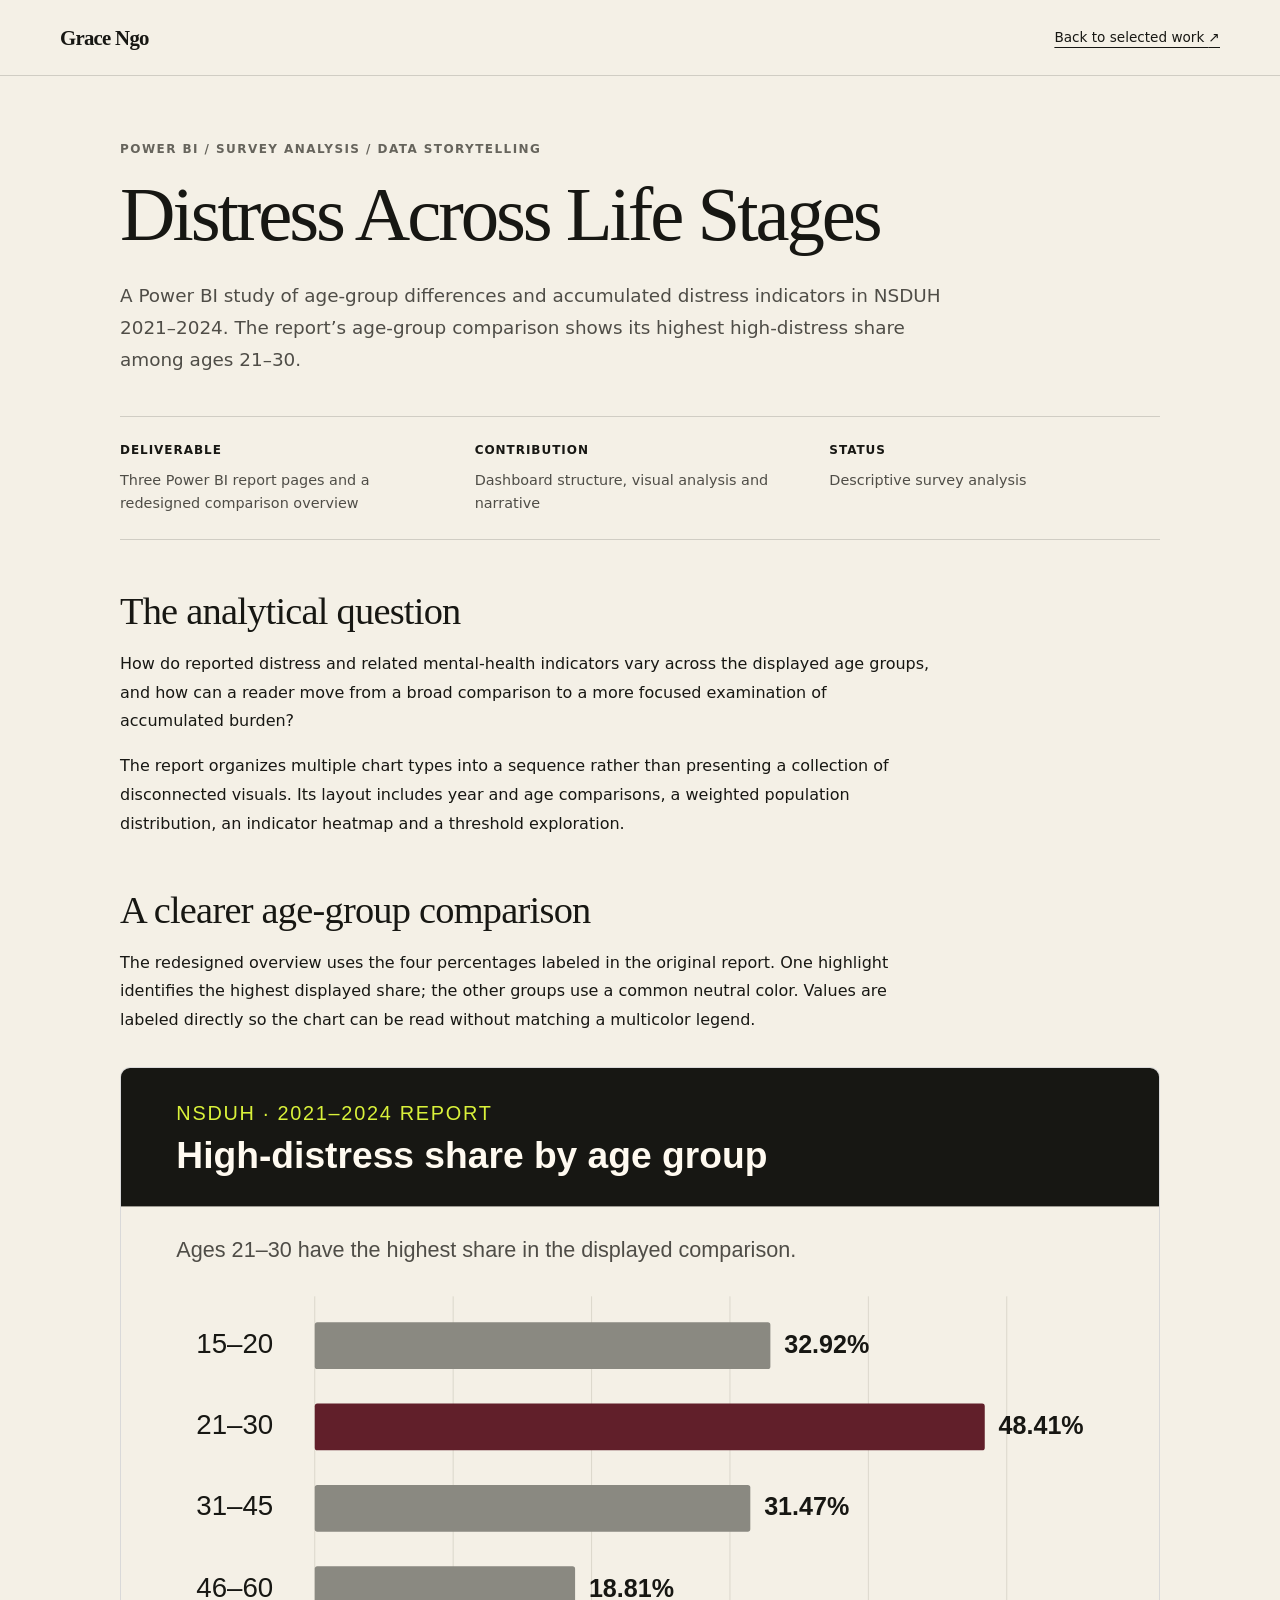
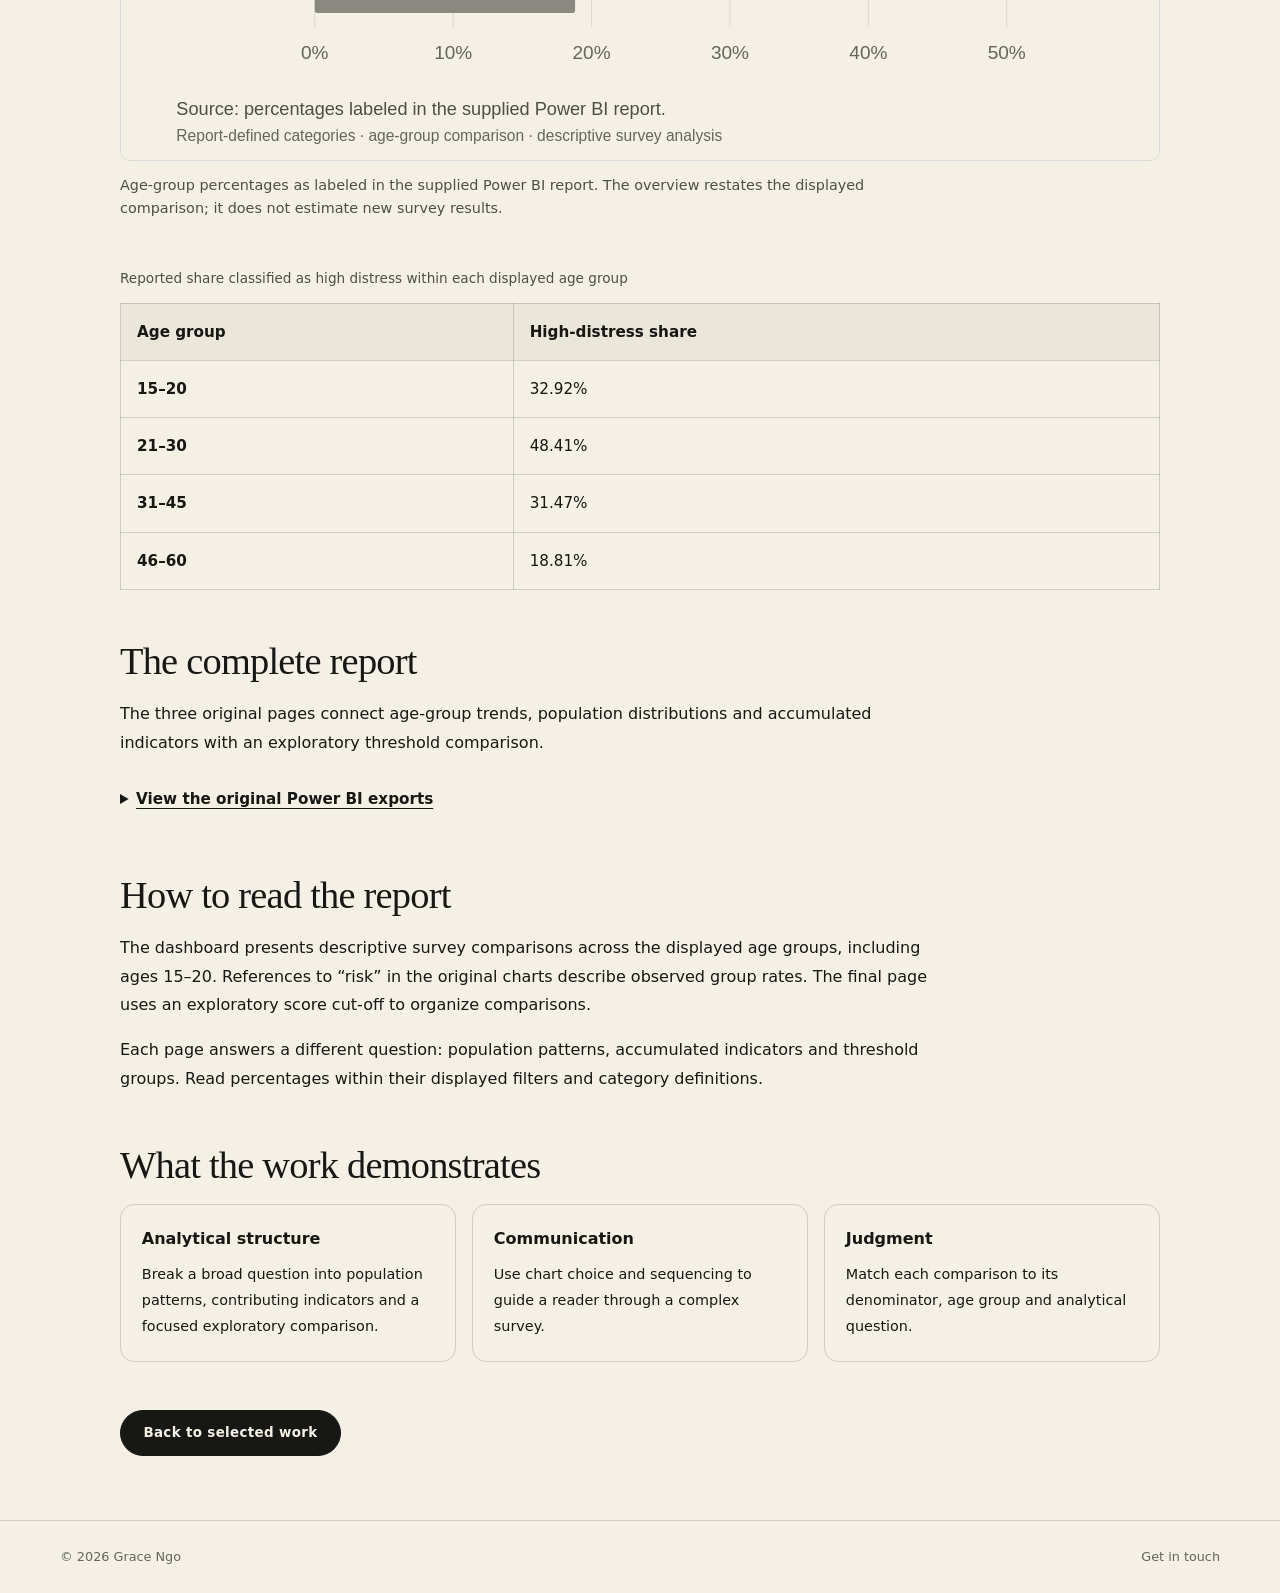
<file: case-studies/nsduh-dashboard.html>
<!doctype html>
<html lang="en">
<head>
  <meta charset="utf-8" />
  <meta name="viewport" content="width=device-width, initial-scale=1" />
  <title>Distress Across Life Stages | Grace Ngo</title>
  <meta name="description" content="A three-page Power BI report examining NSDUH 2021–2024 survey data." />
  <link rel="canonical" href="https://gracengg.github.io/case-studies/nsduh-dashboard.html" />
  <link rel="icon" href="../favicon.svg" type="image/svg+xml" />
  <link rel="stylesheet" href="../css/style.css?v=20261109-restore" />
  <link rel="stylesheet" href="../css/case-study.css?v=20261109-restore" />
</head>
<body class="case-page">
  <a class="skip-link" href="#main-content">Skip to content</a>
  <header class="case-header"><div class="wrap"><a class="nav-brand" href="../index.html">Grace Ngo</a><a class="back-link" href="../index.html#projects">Back to selected work <span aria-hidden="true">&nearr;</span></a></div></header>
  <main id="main-content" class="wrap case-main">
    <header class="case-intro"><p class="eyebrow">Power BI / Survey Analysis / Data Storytelling</p><h1>Distress Across Life Stages</h1><p class="case-lede">A Power BI study of age-group differences and accumulated distress indicators in NSDUH 2021&ndash;2024. The report&rsquo;s age-group comparison shows its highest high-distress share among ages 21&ndash;30.</p></header>
    
    <dl class="case-facts"><div><dt>Deliverable</dt><dd>Three Power BI report pages and a redesigned comparison overview</dd></div><div><dt>Contribution</dt><dd>Dashboard structure, visual analysis and narrative</dd></div><div><dt>Status</dt><dd>Descriptive survey analysis</dd></div></dl>
    <section class="case-section"><h2>The analytical question</h2><p>How do reported distress and related mental-health indicators vary across the displayed age groups, and how can a reader move from a broad comparison to a more focused examination of accumulated burden?</p><p>The report organizes multiple chart types into a sequence rather than presenting a collection of disconnected visuals. Its layout includes year and age comparisons, a weighted population distribution, an indicator heatmap and a threshold exploration.</p></section>
    <section class="case-section"><h2>A clearer age-group comparison</h2><p>The redesigned overview uses the four percentages labeled in the original report. One highlight identifies the highest displayed share; the other groups use a common neutral color. Values are labeled directly so the chart can be read without matching a multicolor legend.</p>
      <figure class="dashboard-figure"><a href="../images/projects/nsduh-overview.svg?v=20261109-restore"><img src="../images/projects/nsduh-overview.svg?v=20261109-restore" alt="Reported high-distress shares: ages 15–20, 32.92%; ages 21–30, 48.41%; ages 31–45, 31.47%; ages 46–60, 18.81%." width="1200" height="800" loading="lazy" decoding="async" /></a><figcaption>Age-group percentages as labeled in the supplied Power BI report. The overview restates the displayed comparison; it does not estimate new survey results.</figcaption></figure>
      <div class="table-scroll"><table><caption>Reported share classified as high distress within each displayed age group</caption><thead><tr><th scope="col">Age group</th><th scope="col">High-distress share</th></tr></thead><tbody><tr><th scope="row">15&ndash;20</th><td>32.92%</td></tr><tr><th scope="row">21&ndash;30</th><td>48.41%</td></tr><tr><th scope="row">31&ndash;45</th><td>31.47%</td></tr><tr><th scope="row">46&ndash;60</th><td>18.81%</td></tr></tbody></table></div>
    </section>
    <section class="case-section"><h2>The complete report</h2><p>The three original pages connect age-group trends, population distributions and accumulated indicators with an exploratory threshold comparison.</p><details class="report-source"><summary>View the original Power BI exports</summary>
      <figure class="dashboard-figure"><a href="../images/projects/nsduh-stress.png"><img src="../images/projects/nsduh-stress.png" alt="Stage one: distress trends across years and age groups, with a comparison of the share classified as high distress." width="1730" height="970" loading="lazy" decoding="async" /></a><figcaption><strong>1. Establish the pattern.</strong> Trend and age-group views introduce the distribution of distress.</figcaption></figure>
      <figure class="dashboard-figure"><a href="../images/projects/nsduh-accumulated-pressure.png"><img src="../images/projects/nsduh-accumulated-pressure.png" alt="Stage two: stacked distress categories, an indicator heatmap and comparisons across accumulated-burden groups." width="1730" height="970" loading="lazy" decoding="async" /></a><figcaption><strong>2. Examine the components.</strong> An indicator heatmap and burden-group comparisons add detail to the initial age-group pattern.</figcaption></figure>
      <figure class="dashboard-figure"><a href="../images/projects/nsduh-threshold.png"><img src="../images/projects/nsduh-threshold.png" alt="Stage three: exploratory comparisons around a selected distress-score threshold and the distribution of age groups across defined zones." width="1730" height="970" loading="lazy" decoding="async" /></a><figcaption><strong>3. Explore a threshold.</strong> The final page compares observed group rates around the report&rsquo;s selected distress-score cut-off.</figcaption></figure>
      </details>
    </section>
    <section class="case-section"><h2>How to read the report</h2><p>The dashboard presents descriptive survey comparisons across the displayed age groups, including ages 15&ndash;20. References to &ldquo;risk&rdquo; in the original charts describe observed group rates. The final page uses an exploratory score cut-off to organize comparisons.</p><p>Each page answers a different question: population patterns, accumulated indicators and threshold groups. Read percentages within their displayed filters and category definitions.</p></section>
    <section class="case-section"><h2>What the work demonstrates</h2><div class="brief-grid"><article><h3>Analytical structure</h3><p>Break a broad question into population patterns, contributing indicators and a focused exploratory comparison.</p></article><article><h3>Communication</h3><p>Use chart choice and sequencing to guide a reader through a complex survey.</p></article><article><h3>Judgment</h3><p>Match each comparison to its denominator, age group and analytical question.</p></article></div></section>

    <a class="btn btn-dark" href="../index.html#projects">Back to selected work</a>
  </main>
  <footer class="site-footer"><div class="wrap footer-inner"><span>&copy; 2026 Grace Ngo</span><a href="mailto:gracengggggg@gmail.com">Get in touch</a></div></footer>
  <script src="../js/script.js" defer></script>
</body>
</html>
</file>
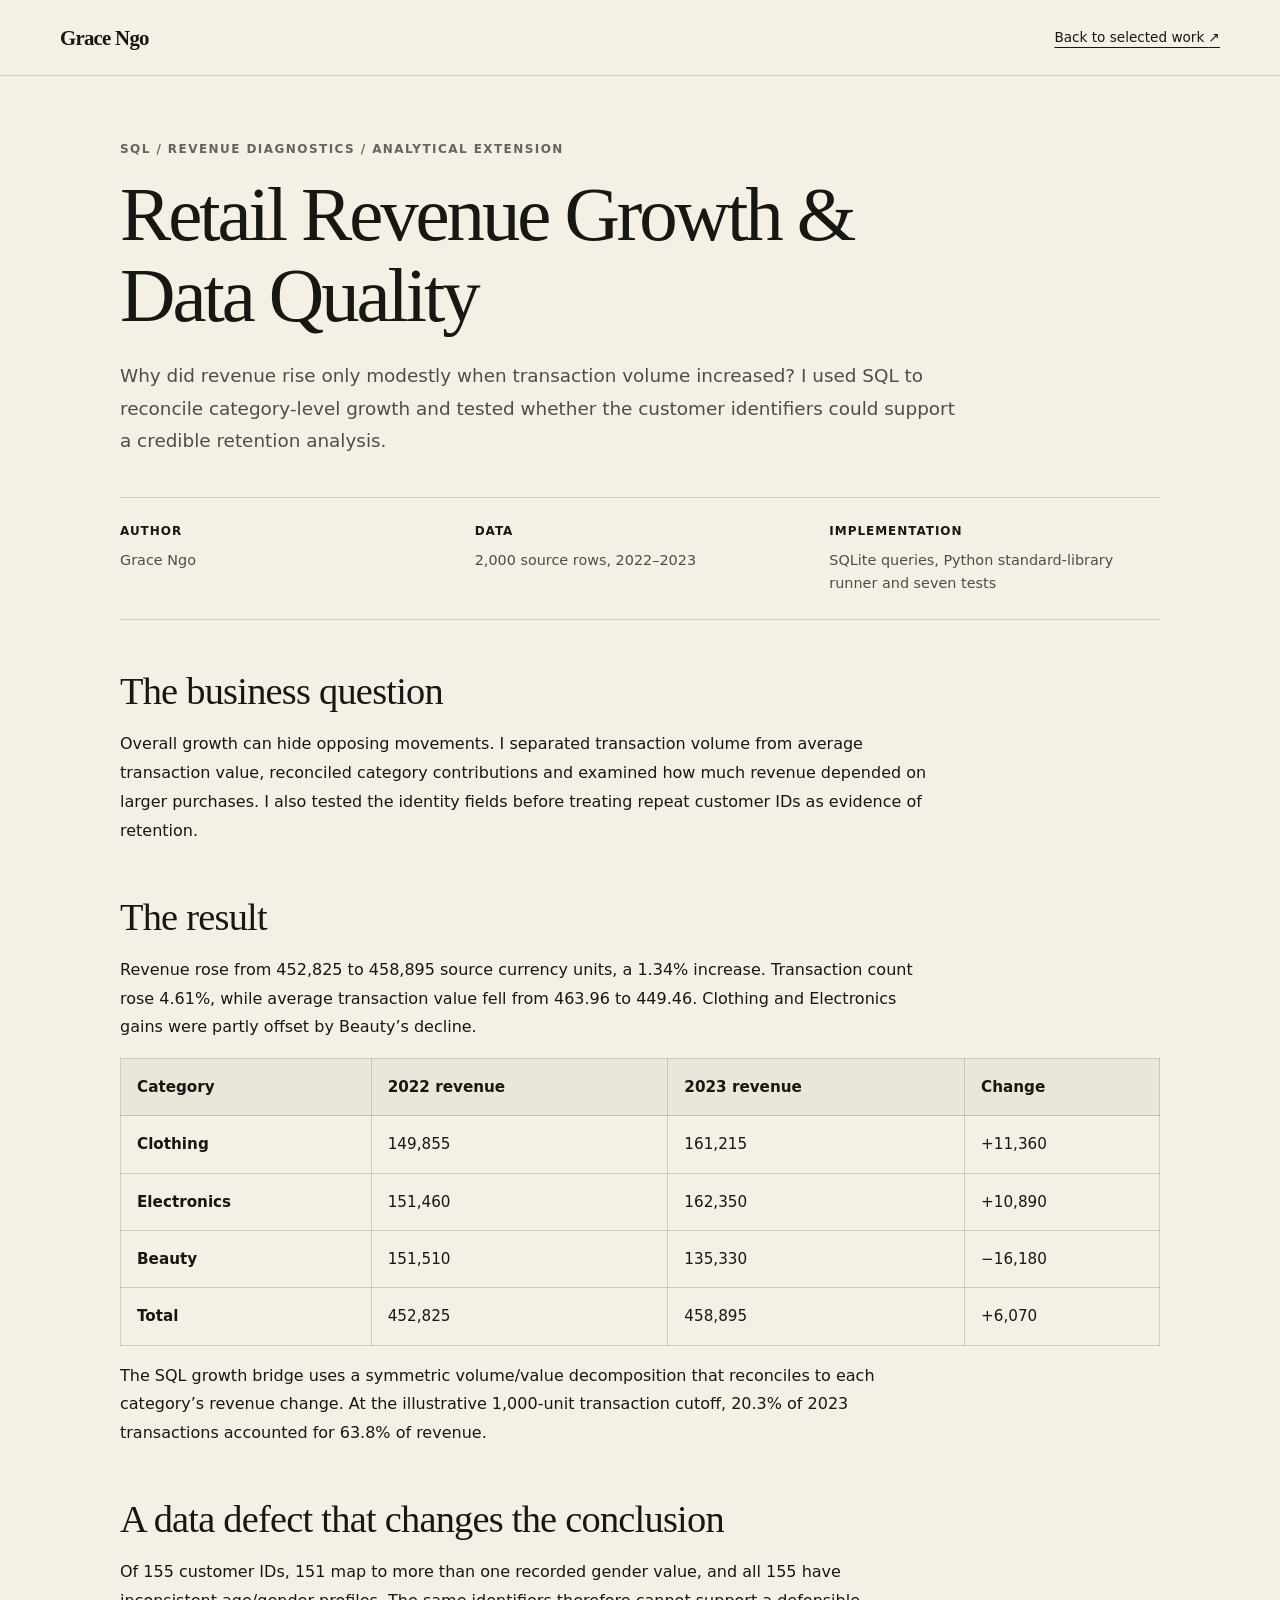
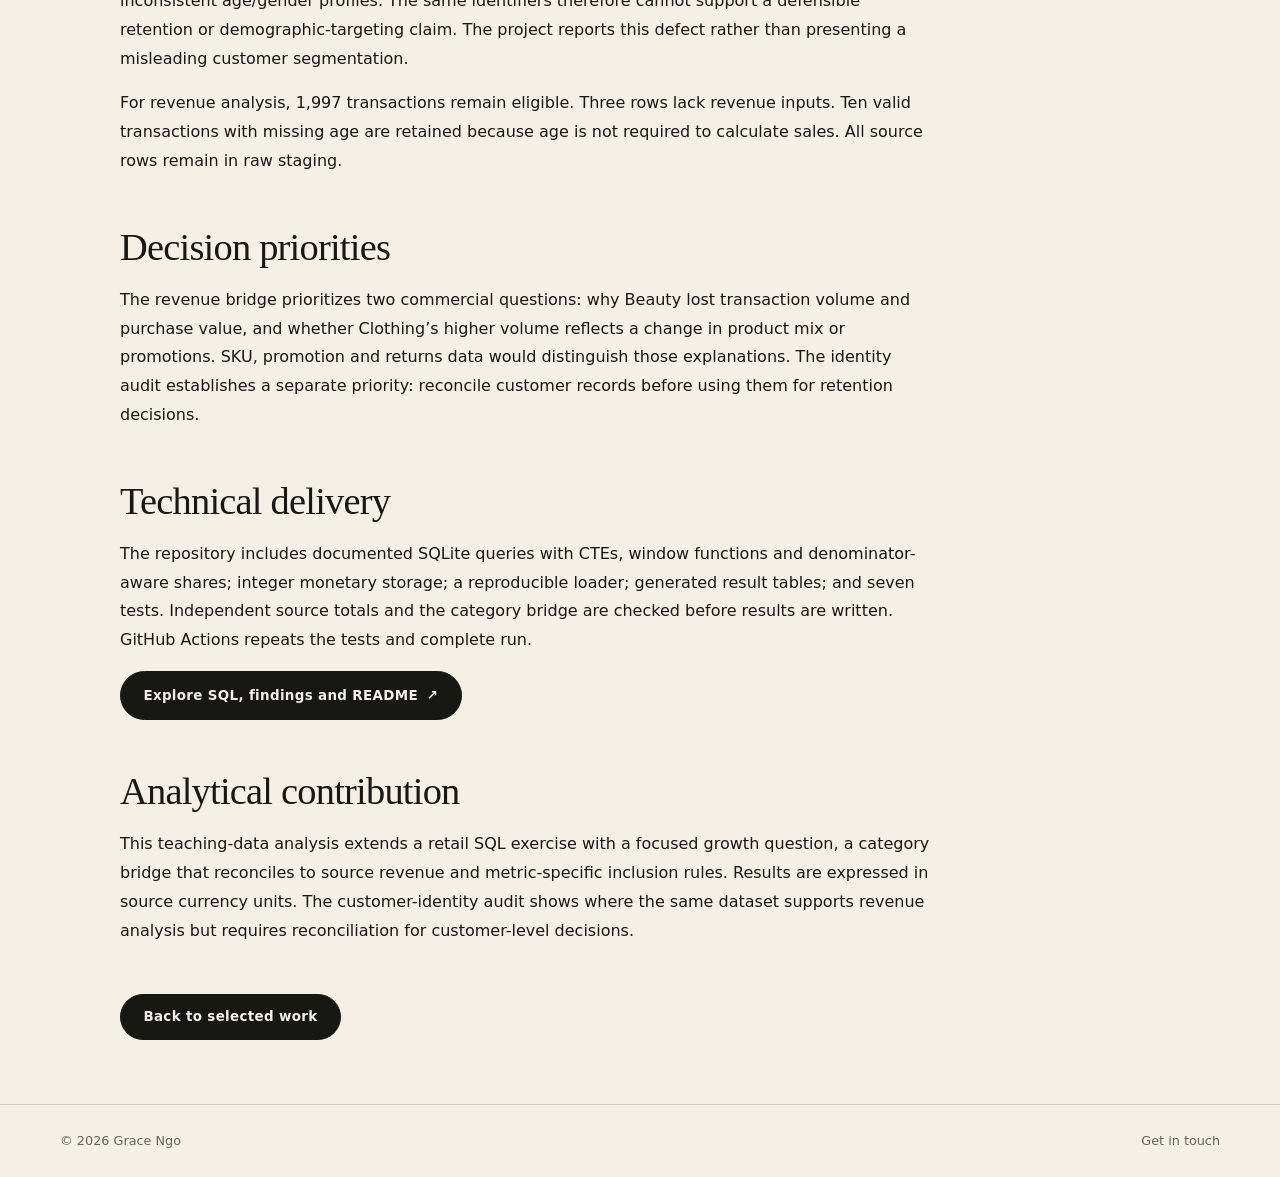
<file: case-studies/retail-revenue.html>
<!doctype html>
<html lang="en">
<head>
  <meta charset="utf-8" />
  <meta name="viewport" content="width=device-width, initial-scale=1" />
  <title>Retail Revenue Growth &amp; Data Quality | Grace Ngo</title>
  <meta name="description" content="SQL revenue diagnostics with a reconciled volume-value growth bridge and customer-identity quality review." />
  <link rel="canonical" href="https://gracengg.github.io/case-studies/retail-revenue.html" />
  <link rel="icon" href="../favicon.svg" type="image/svg+xml" />
  <link rel="stylesheet" href="../css/style.css?v=20261109-restore" />
  <link rel="stylesheet" href="../css/case-study.css?v=20261109-restore" />
</head>
<body class="case-page">
  <a class="skip-link" href="#main-content">Skip to content</a>
  <header class="case-header"><div class="wrap"><a class="nav-brand" href="../index.html">Grace Ngo</a><a class="back-link" href="../index.html#projects">Back to selected work <span aria-hidden="true">&nearr;</span></a></div></header>
  <main id="main-content" class="wrap case-main">
    <header class="case-intro"><p class="eyebrow">SQL / Revenue Diagnostics / Analytical Extension</p><h1>Retail Revenue Growth &amp; Data Quality</h1><p class="case-lede">Why did revenue rise only modestly when transaction volume increased? I used SQL to reconcile category-level growth and tested whether the customer identifiers could support a credible retention analysis.</p></header>
    <dl class="case-facts"><div><dt>Author</dt><dd>Grace Ngo</dd></div><div><dt>Data</dt><dd>2,000 source rows, 2022–2023</dd></div><div><dt>Implementation</dt><dd>SQLite queries, Python standard-library runner and seven tests</dd></div></dl>
    <section class="case-section"><h2>The business question</h2><p>Overall growth can hide opposing movements. I separated transaction volume from average transaction value, reconciled category contributions and examined how much revenue depended on larger purchases. I also tested the identity fields before treating repeat customer IDs as evidence of retention.</p></section>
    <section class="case-section"><h2>The result</h2><p>Revenue rose from 452,825 to 458,895 source currency units, a 1.34% increase. Transaction count rose 4.61%, while average transaction value fell from 463.96 to 449.46. Clothing and Electronics gains were partly offset by Beauty’s decline.</p><div class="table-scroll" role="region" tabindex="0" aria-label="Category revenue growth bridge"><table><thead><tr><th scope="col">Category</th><th scope="col">2022 revenue</th><th scope="col">2023 revenue</th><th scope="col">Change</th></tr></thead><tbody><tr><th scope="row">Clothing</th><td>149,855</td><td>161,215</td><td>+11,360</td></tr><tr><th scope="row">Electronics</th><td>151,460</td><td>162,350</td><td>+10,890</td></tr><tr><th scope="row">Beauty</th><td>151,510</td><td>135,330</td><td>−16,180</td></tr><tr><th scope="row">Total</th><td>452,825</td><td>458,895</td><td>+6,070</td></tr></tbody></table></div><p>The SQL growth bridge uses a symmetric volume/value decomposition that reconciles to each category’s revenue change. At the illustrative 1,000-unit transaction cutoff, 20.3% of 2023 transactions accounted for 63.8% of revenue.</p></section>
    <section class="case-section"><h2>A data defect that changes the conclusion</h2><p>Of 155 customer IDs, 151 map to more than one recorded gender value, and all 155 have inconsistent age/gender profiles. The same identifiers therefore cannot support a defensible retention or demographic-targeting claim. The project reports this defect rather than presenting a misleading customer segmentation.</p><p>For revenue analysis, 1,997 transactions remain eligible. Three rows lack revenue inputs. Ten valid transactions with missing age are retained because age is not required to calculate sales. All source rows remain in raw staging.</p></section>
    <section class="case-section"><h2>Decision priorities</h2><p>The revenue bridge prioritizes two commercial questions: why Beauty lost transaction volume and purchase value, and whether Clothing’s higher volume reflects a change in product mix or promotions. SKU, promotion and returns data would distinguish those explanations. The identity audit establishes a separate priority: reconcile customer records before using them for retention decisions.</p></section>
    <section class="case-section"><h2>Technical delivery</h2><p>The repository includes documented SQLite queries with CTEs, window functions and denominator-aware shares; integer monetary storage; a reproducible loader; generated result tables; and seven tests. Independent source totals and the category bridge are checked before results are written. GitHub Actions repeats the tests and complete run.</p><p><a class="btn btn-dark" href="https://github.com/gracengg/Retail_Sales_Project_SQL" target="_blank" rel="noopener noreferrer">Explore SQL, findings and README <span aria-hidden="true">&nearr;</span></a></p></section>
    <section class="case-section"><h2>Analytical contribution</h2><p>This teaching-data analysis extends a retail SQL exercise with a focused growth question, a category bridge that reconciles to source revenue and metric-specific inclusion rules. Results are expressed in source currency units. The customer-identity audit shows where the same dataset supports revenue analysis but requires reconciliation for customer-level decisions.</p></section>
    <a class="btn btn-dark" href="../index.html#projects">Back to selected work</a>
  </main>
  <footer class="site-footer"><div class="wrap footer-inner"><span>&copy; 2026 Grace Ngo</span><a href="mailto:gracengggggg@gmail.com">Get in touch</a></div></footer>
  <script src="../js/script.js" defer></script>
</body>
</html>
</file>
<file: css/style.css>
/* Grace Ngo — shared site styles. Components precede responsive overrides. */

/* 1. Tokens, reset and accessibility */
:root {
  --paper: #f4f0e6;
  --ink: #171713;
  --acid: #d9f13a;
  --wine: #611f2a;
  --cream: #fffaf0;
  --muted: #66645c;
  --card: #ebe6da;
  --line: rgba(23, 23, 19, .16);
  --line-light: rgba(244, 240, 230, .2);
  --serif: Georgia, 'Times New Roman', serif;
  --sans: Inter, ui-sans-serif, system-ui, -apple-system, 'Segoe UI', sans-serif;
  --ease: cubic-bezier(.16, 1, .3, 1);
  --max: 1160px;
}
*, *::before, *::after { box-sizing: border-box; margin: 0; padding: 0; }
html { font-size: 16px; scroll-behavior: smooth; scroll-padding-top: 90px; }
body { background: var(--paper); color: var(--ink); font: 400 1rem / 1.6 var(--sans); -webkit-font-smoothing: antialiased; }
a { color: inherit; text-decoration: none; }
img { display: block; max-width: 100%; }
ul { list-style: none; }
button, input, textarea { font: inherit; }
button, summary { cursor: pointer; }
:focus-visible { outline: 3px solid var(--wine); outline-offset: 4px; }
:is(.section-dark, .section-wine) :focus-visible { outline-color: var(--acid); }
.skip-link { position: fixed; top: 10px; left: 12px; z-index: 300; padding: .7rem 1rem; background: var(--ink); color: var(--cream); transform: translateY(-180%); }
.skip-link:focus { transform: translateY(0); }
.wrap, .nav-inner, .hero-inner { width: min(var(--max), calc(100% - 44px)); margin-inline: auto; }
.section { padding-block: 100px; }
.section-dark { background: var(--ink); }
.section-light { background: var(--paper); }
.section-wine { background: var(--wine); }
.acid-text { color: var(--acid); }
.reveal-pending { opacity: 0; transform: translateY(24px); }
.reveal { transition: opacity .7s var(--ease), transform .7s var(--ease); }
.reveal.visible { opacity: 1; transform: none; }

/* 2. Shared typography and controls */
.eyebrow, .section-label { display: block; font-size: .75rem; font-weight: 700; text-transform: uppercase; letter-spacing: .12em; }
.eyebrow { color: var(--muted); margin-bottom: .6rem; }
.eyebrow.acid-text, .section-label.acid { color: var(--acid); }
.eyebrow.ink { color: var(--ink); }
.section-label { margin-bottom: .9rem; }
.section-label.muted { color: var(--muted); }
.section-label.light-muted { color: #e0b9bf; }
.section-head { margin-bottom: 3.5rem; }
.section-title { font: 400 clamp(2.6rem, 5vw, 5rem) / 1.02 var(--serif); letter-spacing: -.045em; max-width: 820px; overflow-wrap: anywhere; }
.section-title.dark { color: var(--ink); }
.section-title.light { color: var(--cream); }
.section-sub-light { max-width: 640px; margin-top: .8rem; color: #c8c4b9; line-height: 1.7; }
.btn { display: inline-flex; align-items: center; justify-content: center; gap: .55rem; min-height: 44px; padding: .72rem 1.4rem; border: 1.5px solid; border-radius: 999px; font-size: .84rem; font-weight: 700; letter-spacing: .025em; text-align: center; overflow-wrap: anywhere; transition: transform .25s, background .25s, color .25s; }
.btn:hover { transform: translateY(-2px); }
.btn-dark { background: var(--ink); color: var(--paper); border-color: var(--ink); }
.btn-dark:hover { background: #34342d; }
.btn-outline { color: var(--ink); border-color: var(--ink); background: transparent; }
.btn-outline:hover { color: var(--paper); background: var(--ink); }

/* 3. Navigation */
.navbar { position: fixed; inset: 0 0 auto; z-index: 200; padding-block: 1.1rem; background: rgba(244, 240, 230, .97); border-bottom: 1px solid var(--line); transition: padding .25s; }
.navbar.scrolled { padding-block: .8rem; }
.nav-inner { display: flex; align-items: center; justify-content: space-between; gap: 1.5rem; }
.nav-brand { flex-shrink: 0; font: 700 1.3rem / 1.3 var(--serif); letter-spacing: -.035em; }
.nav-menu { display: flex; align-items: center; gap: 2rem; }
.nav-link { position: relative; padding-block: .3rem; color: var(--muted); font-size: .8rem; font-weight: 700; text-transform: uppercase; letter-spacing: .08em; }
.nav-link:hover, .nav-link.active { color: var(--ink); }
.nav-link.active { text-decoration: underline; text-underline-offset: .5rem; }
.nav-toggle { display: none; align-items: center; justify-content: center; flex-direction: column; gap: 5px; width: 44px; height: 44px; border: 0; background: transparent; }
.bar { width: 24px; height: 2px; background: var(--ink); transition: transform .25s, opacity .25s; }
.nav-toggle[aria-expanded='true'] .bar:first-child { transform: translateY(7px) rotate(45deg); }
.nav-toggle[aria-expanded='true'] .bar:nth-child(2) { opacity: 0; }
.nav-toggle[aria-expanded='true'] .bar:last-child { transform: translateY(-7px) rotate(-45deg); }

/* 4. Introduction and academic background */
.hero { min-height: 100svh; display: flex; align-items: center; padding: 7rem 0 3rem; }
.hero-inner { display: grid; grid-template-columns: 1.15fr .85fr; gap: 4rem; align-items: center; }
.hero-name { margin: .55rem 0 2.2rem; font: 400 clamp(4.8rem, 11vw, 10rem) / .9 var(--serif); letter-spacing: -.07em; }
.hero-desc { max-width: 520px; margin-bottom: 2.5rem; font-size: 1.04rem; color: var(--muted); line-height: 1.75; }
.hero-cta { display: flex; flex-wrap: wrap; gap: 1rem; margin-bottom: 2rem; }
.hero-right { display: flex; justify-content: center; align-items: center; }
.profile-ring { width: min(100%, 400px); aspect-ratio: 1; border-radius: 50%; overflow: hidden; box-shadow: 0 24px 60px rgba(0,0,0,.09), 0 0 0 8px var(--card); }
.profile-ring img { width: 100%; height: 100%; object-fit: cover; }
.ticker { overflow: hidden; border-block: 1px solid var(--line); }
.ticker-track { display: flex; width: max-content; padding-block: 14px; font: italic 1.05rem / 1.6 var(--serif); animation: marquee 32s linear infinite; }
.ticker-track span { padding-inline: 2.5rem; border-right: 1px solid var(--line); white-space: nowrap; }
.ticker:hover .ticker-track { animation-play-state: paused; }
@keyframes marquee { to { transform: translateX(-50%); } }
#education { padding-bottom: 60px; }
.edu-grid { display: grid; grid-template-columns: 5fr 7fr; gap: 4rem; }
.edu-img-col { overflow: hidden; border-radius: 18px; min-height: 340px; }
.edu-img { width: 100%; height: 100%; object-fit: cover; }
.edu-name { margin-block: .4rem; font: 400 clamp(1.85rem, 3vw, 2.7rem) / 1.1 var(--serif); color: var(--cream); letter-spacing: -.035em; }
.edu-minor { margin-bottom: 1.5rem; font-size: .9rem; color: #c8c4b9; }
.edu-box { margin-top: 1.3rem; padding-top: 1.3rem; border-top: 1px solid var(--line-light); }
.box-label { margin-bottom: .6rem; color: var(--acid); font-size: .7rem; font-weight: 800; text-transform: uppercase; letter-spacing: .12em; }
.box-text, .leadership-list { color: #d3cfc5; font-size: .9rem; line-height: 1.72; }
.leadership-list { display: grid; gap: .55rem; }
.leadership-list li { position: relative; padding-left: 1.3rem; }
.leadership-list li::before { content: '—'; position: absolute; left: 0; color: var(--acid); }
.story-strip { padding-block: 36px; background: var(--ink); }
.story-grid { display: grid; grid-template-columns: repeat(4, 1fr); border: 1px solid var(--line-light); border-radius: 26px; overflow: hidden; }
.story-step { padding: 24px 22px; border-right: 1px solid var(--line-light); }
.story-step:last-child { border-right: 0; }
.story-step small { display: block; margin-bottom: 10px; color: var(--acid); font-size: .68rem; font-weight: 800; }
.story-step h3 { margin-bottom: 8px; font: 400 1.5rem / 1.1 var(--serif); color: var(--cream); }
.story-step p { color: #c6c1b6; font-size: .87rem; line-height: 1.55; }

/* 5. Professional experience */
.exp-list { display: grid; gap: 2.5rem; }
.exp-item { display: grid; grid-template-columns: 2fr 3fr; border: 1.5px solid var(--line); border-radius: 26px; overflow: hidden; background: var(--cream); }
.exp-item:nth-child(even) { grid-template-columns: 3fr 2fr; }
.exp-item:nth-child(even) .exp-img-panel { order: 2; }
.exp-item:nth-child(even) .exp-content { order: 1; }
.exp-img-panel { position: relative; min-height: 340px; overflow: hidden; background: var(--ink); }
.exp-img-panel img { position: absolute; inset: 0; width: 100%; height: 100%; object-fit: cover; filter: grayscale(25%) brightness(.85); }
.logo-panel { background: white; }
.logo-panel img { object-fit: cover; padding: 0; filter: none; }
.exp-img-overlay { position: absolute; inset: 0; display: flex; align-items: flex-end; padding: 1.8rem; background: linear-gradient(to top, rgba(0,0,0,.4), transparent 65%); }
.exp-co-name { color: var(--cream); font: italic clamp(1.5rem, 3vw, 2.1rem) / 1 var(--serif); text-shadow: 0 2px 16px rgba(0,0,0,.5); }
.exp-content { min-width: 0; display: flex; flex-direction: column; padding: 2.5rem; }
.exp-meta { display: flex; flex-wrap: wrap; gap: .6rem; margin-bottom: 1.1rem; font-size: .75rem; color: var(--muted); }
.exp-date { font-weight: 700; text-transform: uppercase; letter-spacing: .07em; }
.exp-loc::before { content: '·'; margin-right: .5rem; }
.exp-company { margin-bottom: .15rem; font: 400 clamp(1.8rem, 2.5vw, 2.4rem) / 1.08 var(--serif); letter-spacing: -.04em; }
.exp-role { margin-bottom: 1.2rem; font-size: .82rem; font-weight: 600; color: var(--muted); text-transform: uppercase; letter-spacing: .07em; }
.exp-para { flex-grow: 1; margin-bottom: 1.5rem; font-size: .875rem; line-height: 1.72; color: #4f4d47; }
.exp-tags { display: flex; flex-wrap: wrap; gap: .45rem; }
.etag { border: 1px solid var(--line); border-radius: 999px; padding: .25rem .65rem; font-size: .66rem; font-weight: 700; text-transform: uppercase; letter-spacing: .05em; }

/* 6. Selected work and progressive disclosure */
.featured-projects { display: grid; grid-template-columns: repeat(3, minmax(0, 1fr)); gap: 1.4rem; }
.featured-project { min-width: 0; display: flex; flex-direction: column; overflow: hidden; border: 1px solid var(--line-light); border-radius: 16px; background: #1f1f1a; }
.proj-main { display: flex; flex-direction: column; flex-grow: 1; min-width: 0; padding: 1.5rem; }
.featured-project .proj-title { min-height: 2.4em; font-size: 1.6rem; line-height: 1.2; }
.featured-project .proj-desc { flex-grow: 1; }
.featured-project .proj-link { align-self: flex-start; }
.featured-project .proj-tags { margin-top: auto; }
.project-status { margin-bottom: .8rem; color: #c8c4b9; font-size: .73rem; letter-spacing: .03em; }
.proj-title { margin-bottom: .85rem; color: var(--cream); font: 400 clamp(1.6rem, 2.5vw, 2.3rem) / 1.12 var(--serif); letter-spacing: -.03em; }
.proj-q { margin-bottom: 1.1rem; padding-left: 1rem; border-left: 2px solid var(--acid); color: #d8d3c8; font: italic 1rem / 1.6 var(--serif); }
.proj-desc { margin-bottom: 1.2rem; color: #c8c4b9; font-size: .9rem; line-height: 1.75; }
.case-lines { display: grid; grid-template-columns: 95px minmax(0,1fr); gap: 10px 16px; margin: .9rem 0 1.2rem; }
.case-lines dt { color: #c8c4b9; font-size: .68rem; font-weight: 700; text-transform: uppercase; letter-spacing: .07em; }
.case-lines dd { color: #d4cfc3; font-size: .875rem; }
.proj-tags { display: flex; flex-wrap: wrap; gap: .45rem; margin-bottom: 1.3rem; }
.ptag { padding: .25rem .7rem; border: 1px solid var(--line-light); border-radius: 999px; color: #d4cfc3; font-size: .66rem; font-weight: 700; text-transform: uppercase; letter-spacing: .05em; }
.proj-link { display: inline-flex; gap: .5rem; padding-block: .5rem; color: var(--acid); font-size: .8rem; font-weight: 700; }
.proj-link:hover { text-decoration: underline; text-underline-offset: .3rem; }
.project-preview { display: block; overflow: hidden; aspect-ratio: 3 / 2; background: var(--card); border-bottom: 1px solid var(--line-light); }
.project-preview img { width: 100%; height: 100%; object-fit: cover; }
.project-metric { display: grid; align-content: start; gap: .5rem; min-height: 5.4rem; margin-bottom: 1rem; padding-top: 1rem; border-top: 1px solid var(--line-light); }
.project-metric strong { color: var(--acid); font: 400 clamp(1.6rem,2.4vw,2.15rem) / 1.1 var(--serif); letter-spacing: -.02em; }
.project-metric span { color: #c8c4b9; font-size: .75rem; }
.supporting-heading { margin-top: 2rem; color: var(--cream); font: 400 1.6rem / 1.2 var(--serif); }
.case-disclosure { margin-top: 1rem; }
.case-disclosure summary { width: fit-content; padding-block: .6rem; color: var(--acid); font-size: .8rem; font-weight: 700; }
.case-disclosure[open] summary { margin-bottom: .6rem; }
.detail-grid { display: grid; grid-template-columns: repeat(3, minmax(0,1fr)); gap: 10px; }
.detail-grid-2 { grid-template-columns: repeat(2, minmax(0,1fr)); }
.detail-box { padding: 16px; border: 1px solid var(--line-light); border-radius: 14px; }
.detail-box h4 { margin-bottom: .5rem; color: var(--cream); font-size: .8rem; }
.detail-box p { color: #d0c9bc; font-size: .82rem; line-height: 1.65; }
.mini-projects { display: grid; grid-template-columns: repeat(2,minmax(0,1fr)); gap: 1.2rem; margin-top: 1.5rem; }
.mini-card { display: flex; flex-direction: column; gap: .7rem; padding: 1.6rem; border: 1px solid var(--line-light); border-radius: 22px; background: #1f1f1a; }
.mini-card:hover { border-color: var(--acid); }
.mini-card small { color: var(--acid); font-size: .7rem; }
.mini-card h3 { color: var(--cream); font: 400 1.25rem / 1.2 var(--serif); }
.mini-card p { flex-grow: 1; color: #c8c4b9; font-size: .85rem; }
.mini-metric { color: var(--acid); font: 400 1.9rem / 1.1 var(--serif); }
.mini-card .detail-grid { grid-template-columns: 1fr; }
.mini-arrow { color: var(--acid); }

/* 7. Research and writing */
.research-grid { display: grid; grid-template-columns: repeat(2,minmax(0,1fr)); gap: 1.5rem; }
.research-card { display: flex; flex-direction: column; justify-content: space-between; gap: 1.4rem; padding: 2.6rem; border: 1px solid rgba(255,250,240,.3); border-radius: 26px; }
.research-type { margin-bottom: 1rem; color: #e0b9bf; font-size: .7rem; font-weight: 700; text-transform: uppercase; letter-spacing: .09em; }
.research-title { margin-bottom: .8rem; color: var(--cream); font: 400 clamp(1.4rem,2.5vw,2rem) / 1.15 var(--serif); letter-spacing: -.02em; }
.research-desc { margin-bottom: .8rem; color: #f0dadc; font-size: .9rem; line-height: 1.75; }
.research-author, .research-note { color: #e0b9bf; font-size: .8rem; }
.research-link { display: inline-flex; align-self: flex-start; align-items: center; flex-wrap: wrap; gap: .5rem; padding-block: .5rem; color: var(--cream); font-size: .8rem; font-weight: 700; border-bottom: 1px solid rgba(255,250,240,.4); }
.file-type { font-size: .65rem; border: 1px solid; padding: .1rem .35rem; border-radius: 4px; }
.more-research { margin-top: 1.8rem; }

/* 8. Contact and footer */
.contact-section { padding-bottom: 80px; }
.contact-box { display: grid; grid-template-columns: minmax(0,1fr) minmax(0,1fr); gap: 3.5rem; padding: 4.5rem 4rem; border-radius: 36px; background: var(--acid); }
.contact-title { margin-top: .6rem; font: 400 clamp(1.85rem,3.5vw,3.2rem) / 1.1 var(--serif); letter-spacing: -.04em; }
.contact-sub { max-width: 500px; margin-top: 1rem; color: #454235; font-size: .95rem; line-height: 1.72; }
.contact-links { display: flex; flex-direction: column; align-items: flex-start; gap: .9rem; margin-top: 2rem; }
.contact-links .btn { max-width: 100%; }
.contact-right { display: flex; align-items: center; min-width: 0; }
.contact-form { display: flex; flex-direction: column; gap: .55rem; width: 100%; }
.cf-row { display: grid; grid-template-columns: repeat(2,minmax(0,1fr)); gap: .8rem; }
.field { display: grid; gap: .4rem; }
.contact-form label { font-size: .8rem; font-weight: 600; }
.contact-form input, .contact-form textarea { width: 100%; min-width: 0; padding: .72rem 1rem; color: var(--ink); background: rgba(255,255,255,.45); border: 1.5px solid rgba(23,23,19,.35); border-radius: 12px; }
.contact-form textarea { resize: vertical; min-height: 120px; }
.contact-form .btn { align-self: flex-start; margin-top: .5rem; }
.form-note { margin-top: .3rem; font-size: .78rem; line-height: 1.5; color: #454235; }
.site-footer { padding-block: 1.6rem; border-top: 1px solid var(--line); }
.footer-inner { display: flex; justify-content: space-between; align-items: center; flex-wrap: wrap; gap: 1rem; font-size: .8rem; color: var(--muted); }

/* 9. Responsive layouts */
@media (min-width: 701px) and (max-width: 1024px) {
  .featured-projects { grid-template-columns: 1fr; }
  .featured-project { display: grid; grid-template-columns: minmax(0, .9fr) minmax(0, 1.1fr); align-items: start; }
  .project-preview { border-bottom: 0; border-right: 1px solid var(--line-light); }
  .featured-project .proj-title { min-height: 0; }
  .featured-project .project-metric { min-height: 0; }
}
@media (max-width: 900px) {
  .hero-inner, .edu-grid, .research-grid, .contact-box { grid-template-columns: 1fr; }
  .hero-inner { gap: 3rem; }
  .hero-right { order: -1; max-width: 320px; width: 100%; margin-inline: auto; }
  .hero-name { font-size: clamp(4rem,13vw,7rem); }
  .edu-grid { gap: 2.5rem; }
  .edu-img-col { min-height: 0; }
  .edu-img { height: auto; aspect-ratio: 16/9; }
  .exp-item, .exp-item:nth-child(even) { grid-template-columns: 1fr; }
  .exp-item:nth-child(even) .exp-img-panel, .exp-item:nth-child(even) .exp-content { order: 0; }
  .exp-img-panel { min-height: 260px; }
  .story-grid { grid-template-columns: repeat(2,minmax(0,1fr)); }
  .story-step:nth-child(2) { border-right: 0; }
  .story-step:nth-child(-n+2) { border-bottom: 1px solid var(--line-light); }
}
@media (max-width: 700px) {
  .wrap, .nav-inner, .hero-inner { width: calc(100% - 28px); }
  .section { padding-block: 72px; }
  .section-title { font-size: clamp(2.3rem,10vw,3.5rem); }
  .nav-inner { flex-wrap: wrap; gap: .5rem; }
  .nav-menu { flex-basis: 100%; flex-wrap: wrap; gap: .7rem 1rem; padding-top: .7rem; }
  .js-nav .nav-toggle { display: flex; }
  .js-nav .nav-menu { position: absolute; inset: 100% 0 auto; display: flex; flex-direction: column; align-items: stretch; padding: 0; gap: 0; background: var(--paper); border-bottom: 1px solid var(--line); }
  .js-nav .nav-menu:not(.open) { display: none; }
  .js-nav .nav-link { padding: .9rem 6%; border-top: 1px solid var(--line); }
  .hero { padding-top: 9rem; }
  .js-nav + main .hero { padding-top: 6rem; }
  .hero-name { font-size: 4.5rem; }
  .exp-content { padding: 1.6rem; }
  .featured-projects { grid-template-columns: 1fr; gap: 1.5rem; }
  .featured-project .proj-title { min-height: 0; }
  .project-metric { min-height: 0; }
  .project-preview { display: block; overflow: hidden; aspect-ratio: 3 / 2; background: var(--card); border-bottom: 1px solid var(--line-light); }
  .mini-projects, .detail-grid, .detail-grid-2, .cf-row, .story-grid { grid-template-columns: 1fr; }
  .story-step { border-right: 0; border-bottom: 1px solid var(--line-light); }
  .story-step:last-child { border-bottom: 0; }
  .case-lines { grid-template-columns: minmax(0,1fr); gap: .2rem; }
  .case-lines dd { margin-bottom: .6rem; }
  .research-card { padding: 1.6rem; }
  .contact-box { padding: 2rem 1.4rem; gap: 2rem; }
}
@media (prefers-reduced-motion: reduce) {
  html { scroll-behavior: auto; }
  *, *::before, *::after { animation: none !important; transition: none !important; }
  .reveal-pending { opacity: 1; transform: none; }
}



/* Project evidence links and restrained interaction feedback. */
.project-actions { display: flex; align-items: center; justify-content: space-between; gap: 1rem; flex-wrap: wrap; }
.code-link { color: var(--cream); font-size: .78rem; text-decoration: underline; text-underline-offset: .25rem; padding-block: .5rem; }
.featured-project { transition: border-color .2s, box-shadow .2s; }
.featured-project:hover, .featured-project:focus-within { border-color: var(--acid); box-shadow: 0 10px 32px rgba(0,0,0,.14); }
.exp-img-panel img { transition: transform .5s var(--ease); }
.exp-item:hover .exp-img-panel img { transform: scale(1.025); }
</file>
<file: css/case-study.css>
/* Case-study pages share tokens and controls with the homepage. */
.case-header { padding-block: 1.5rem; border-bottom: 1px solid var(--line); }
.case-header .wrap { display: flex; align-items: center; justify-content: space-between; gap: 1.5rem; }
.back-link { font-size: .85rem; text-decoration: underline; text-underline-offset: .3rem; }
.case-main { padding-block: 4rem; max-width: 1040px; }
.case-intro { max-width: 850px; margin-bottom: 2.5rem; }
.case-intro h1 { margin-block: 1rem 1.5rem; font: 400 clamp(2.6rem,6vw,4.8rem) / 1.05 var(--serif); letter-spacing: -.04em; overflow-wrap: anywhere; }
.case-lede { font-size: 1.15rem; line-height: 1.75; color: #4f4d47; }
.case-facts { display: grid; grid-template-columns: repeat(3,minmax(0,1fr)); gap: 1.5rem; margin-bottom: 3rem; padding-block: 1.5rem; border-block: 1px solid var(--line); }
.case-facts dt { margin-bottom: .5rem; font-size: .75rem; font-weight: 700; text-transform: uppercase; letter-spacing: .08em; }
.case-facts dd { font-size: .9rem; color: #4f4d47; }
.case-actions { margin-bottom: 3rem; }
.case-section { margin-bottom: 3rem; }
.case-section h2 { margin-bottom: 1rem; font: 400 clamp(1.8rem,3vw,2.4rem) / 1.2 var(--serif); letter-spacing: -.02em; }
.case-section p { max-width: 80ch; margin-bottom: 1rem; line-height: 1.8; }
.dashboard-figure { margin-block: 2rem 3rem; }
.dashboard-figure a { display: block; }
.dashboard-figure img { width: 100%; height: auto; border: 1px solid var(--line); border-radius: 10px; background: white; }
.dashboard-figure figcaption { margin-top: .8rem; max-width: 85ch; font-size: .9rem; color: #4f4d47; }
.brief-grid { display: grid; grid-template-columns: repeat(3,minmax(0,1fr)); gap: 1rem; }
.brief-grid article { padding: 1.3rem; border: 1px solid var(--line); border-radius: 14px; }
.brief-grid h3 { margin-bottom: .7rem; font-size: 1rem; }
.brief-grid p { margin-bottom: 0; font-size: .9rem; }
.method-note { padding: 1.6rem; border-left: 4px solid var(--wine); background: var(--card); border-radius: 0 14px 14px 0; }
.method-note p:last-child { margin-bottom: 0; }
.table-scroll { overflow-x: auto; margin-bottom: 1rem; }
table { width: 100%; border-collapse: collapse; font-size: .95rem; }
th, td { padding: 1rem; border: 1px solid var(--line); text-align: left; vertical-align: top; }
thead { background: var(--card); }
caption { text-align: left; margin-bottom: .8rem; color: #4f4d47; font-size: .85rem; }
.case-section a:not(.btn) { text-decoration: underline; text-underline-offset: .2rem; }
.proposal-steps { padding-left: 1.4rem; }
.proposal-steps li { margin-bottom: 1rem; padding-left: .4rem; line-height: 1.8; }
@media (max-width: 700px) {
  .case-main { padding-block: 2.5rem; }
  .case-facts, .brief-grid { grid-template-columns: 1fr; }
  .case-header .wrap { flex-wrap: wrap; }
  .case-lede { font-size: 1.05rem; }
  .method-note { padding: 1.2rem; }
}



.report-source summary { padding-block: .8rem; font-size: .95rem; font-weight: 600; text-decoration: underline; text-underline-offset: .25rem; }

/* Keyboard-accessible exploration of the published IMDb snapshot. */
.threshold-explorer { padding: clamp(1.3rem, 3vw, 2.4rem); border: 1px solid var(--line); border-top: 4px solid var(--wine); border-radius: 18px; background: var(--cream); }
.vote-controls { margin-block: 1.5rem; border: 0; min-width: 0; }
.vote-controls legend { margin-bottom: .7rem; font-size: .82rem; font-weight: 700; }
.vote-options { display: flex; gap: .6rem; flex-wrap: wrap; }
.vote-options label { position: relative; cursor: pointer; }
.vote-options input { position: absolute; width: 1px; height: 1px; margin: -1px; overflow: hidden; clip-path: inset(50%); }
.vote-options span { display: inline-flex; align-items: center; justify-content: center; min-height: 44px; padding: .55rem 1.1rem; border: 1px solid var(--line); border-radius: 999px; color: var(--ink); background: var(--paper); font-size: .86rem; font-weight: 700; }
.vote-options input:checked + span { color: var(--acid); background: var(--ink); border-color: var(--ink); }
.vote-options input:focus-visible + span { outline: 3px solid var(--wine); outline-offset: 3px; }
.explorer-metrics { display: grid; grid-template-columns: repeat(3, minmax(0, 1fr)); gap: .9rem; margin-block: 1.5rem; }
.explorer-metrics div { padding: 1rem; border: 1px solid var(--line); border-radius: 10px; }
.explorer-metrics dt { min-height: 2.6em; font-size: .75rem; color: var(--muted); }
.explorer-metrics dd { margin-top: .35rem; color: var(--wine); font: 400 clamp(1.6rem, 4vw, 2.1rem) / 1.1 var(--serif); }
.retention-track { height: .65rem; margin-bottom: 1rem; border-radius: 999px; overflow: hidden; background: var(--card); }
.retention-track span { display: block; height: 100%; background: var(--wine); transition: width .25s ease; }
.case-section .explorer-summary { font-weight: 600; }
.case-section .explorer-note { font-size: .82rem; color: var(--muted); }
@media (max-width: 600px) {
  .explorer-metrics { grid-template-columns: repeat(2, minmax(0, 1fr)); gap: .6rem; }
  .explorer-metrics div { padding: .8rem; }
}
</file>
<file: css/ccla-case.css>
/* Scoped public CCLA case presentation. No institutional data is embedded. */
.ccla-case .ccla-source { font-size: .85rem; color: var(--muted); }
.ccla-case .ccla-question { padding: 1.3rem 1.5rem; border-left: 4px solid var(--wine); background: var(--card); font: 400 clamp(1.3rem, 2.6vw, 1.6rem) / 1.5 var(--serif); }
.ccla-blueprint { margin-block: 2.5rem 3.5rem; padding: clamp(1.3rem, 4vw, 2.6rem); border-radius: 18px; background: var(--wine); color: var(--paper); }
.ccla-blueprint-top { display: flex; flex-wrap: wrap; align-items: center; justify-content: space-between; gap: .7rem; margin-bottom: 1.5rem; }
.ccla-blueprint .eyebrow { color: var(--acid); }
.ccla-structure-label { font-size: .72rem; color: #f2dfe2; }
.ccla-blueprint h2 { max-width: 720px; margin-bottom: 1.7rem; font: 400 clamp(1.7rem, 3.5vw, 2.5rem) / 1.2 var(--serif); letter-spacing: -.02em; }
.ccla-flow, .ccla-view-grid { display: grid; grid-template-columns: repeat(3, minmax(0, 1fr)); gap: 1rem; }
.ccla-flow { padding-bottom: 1.7rem; margin-bottom: 1.7rem; border-bottom: 1px solid #a4727b; }
.ccla-flow span { display: block; margin-bottom: .65rem; font-size: .68rem; font-weight: 700; text-transform: uppercase; letter-spacing: .1em; color: var(--acid); }
.ccla-flow strong { display: block; font-size: .96rem; }
.ccla-flow p, .ccla-view-grid p { margin-top: .5rem; font-size: .84rem; line-height: 1.6; color: #f2dfe2; }
.ccla-view-grid > div { padding: 1.1rem; border: 1px solid #a4727b; border-radius: 10px; }
.ccla-view-number { display: inline-block; padding: .2rem .5rem; margin-bottom: .7rem; background: var(--acid); color: var(--ink); font-size: .75rem; font-weight: 800; }
.ccla-view-grid h3 { font-size: .97rem; }
.ccla-blueprint figcaption { margin-top: 1.7rem; max-width: 90ch; font-size: .78rem; line-height: 1.6; color: #f2dfe2; }
.ccla-definitions details { border-top: 1px solid var(--line); }
.ccla-definitions details:last-child { border-bottom: 1px solid var(--line); }
.ccla-definitions summary { padding-block: 1.2rem; cursor: pointer; font-weight: 650; }
.ccla-definitions p { padding: 0 1rem .5rem; font-size: .94rem; }
@media (max-width: 650px) {
  .ccla-flow, .ccla-view-grid { grid-template-columns: 1fr; }
  .ccla-flow { gap: 1.3rem; }
  .ccla-case .ccla-question { padding: 1rem; }
}
</file>
